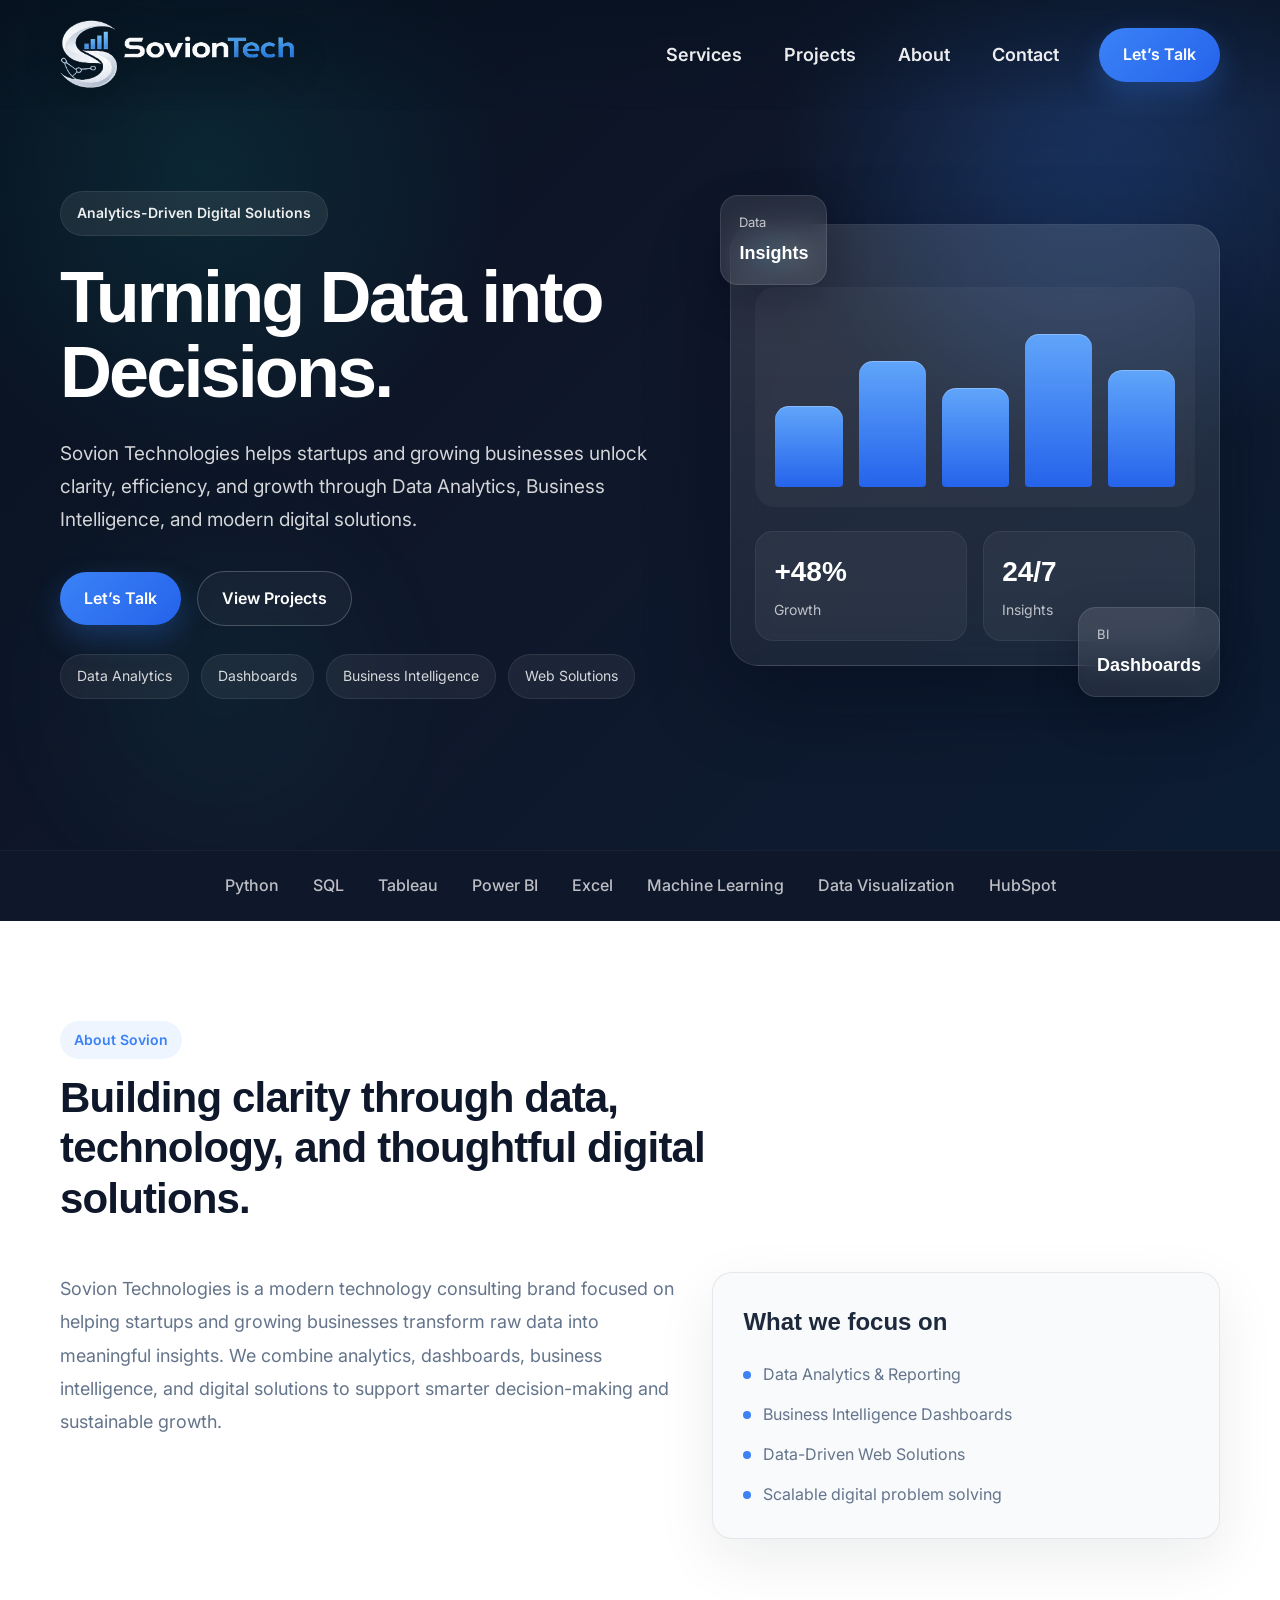
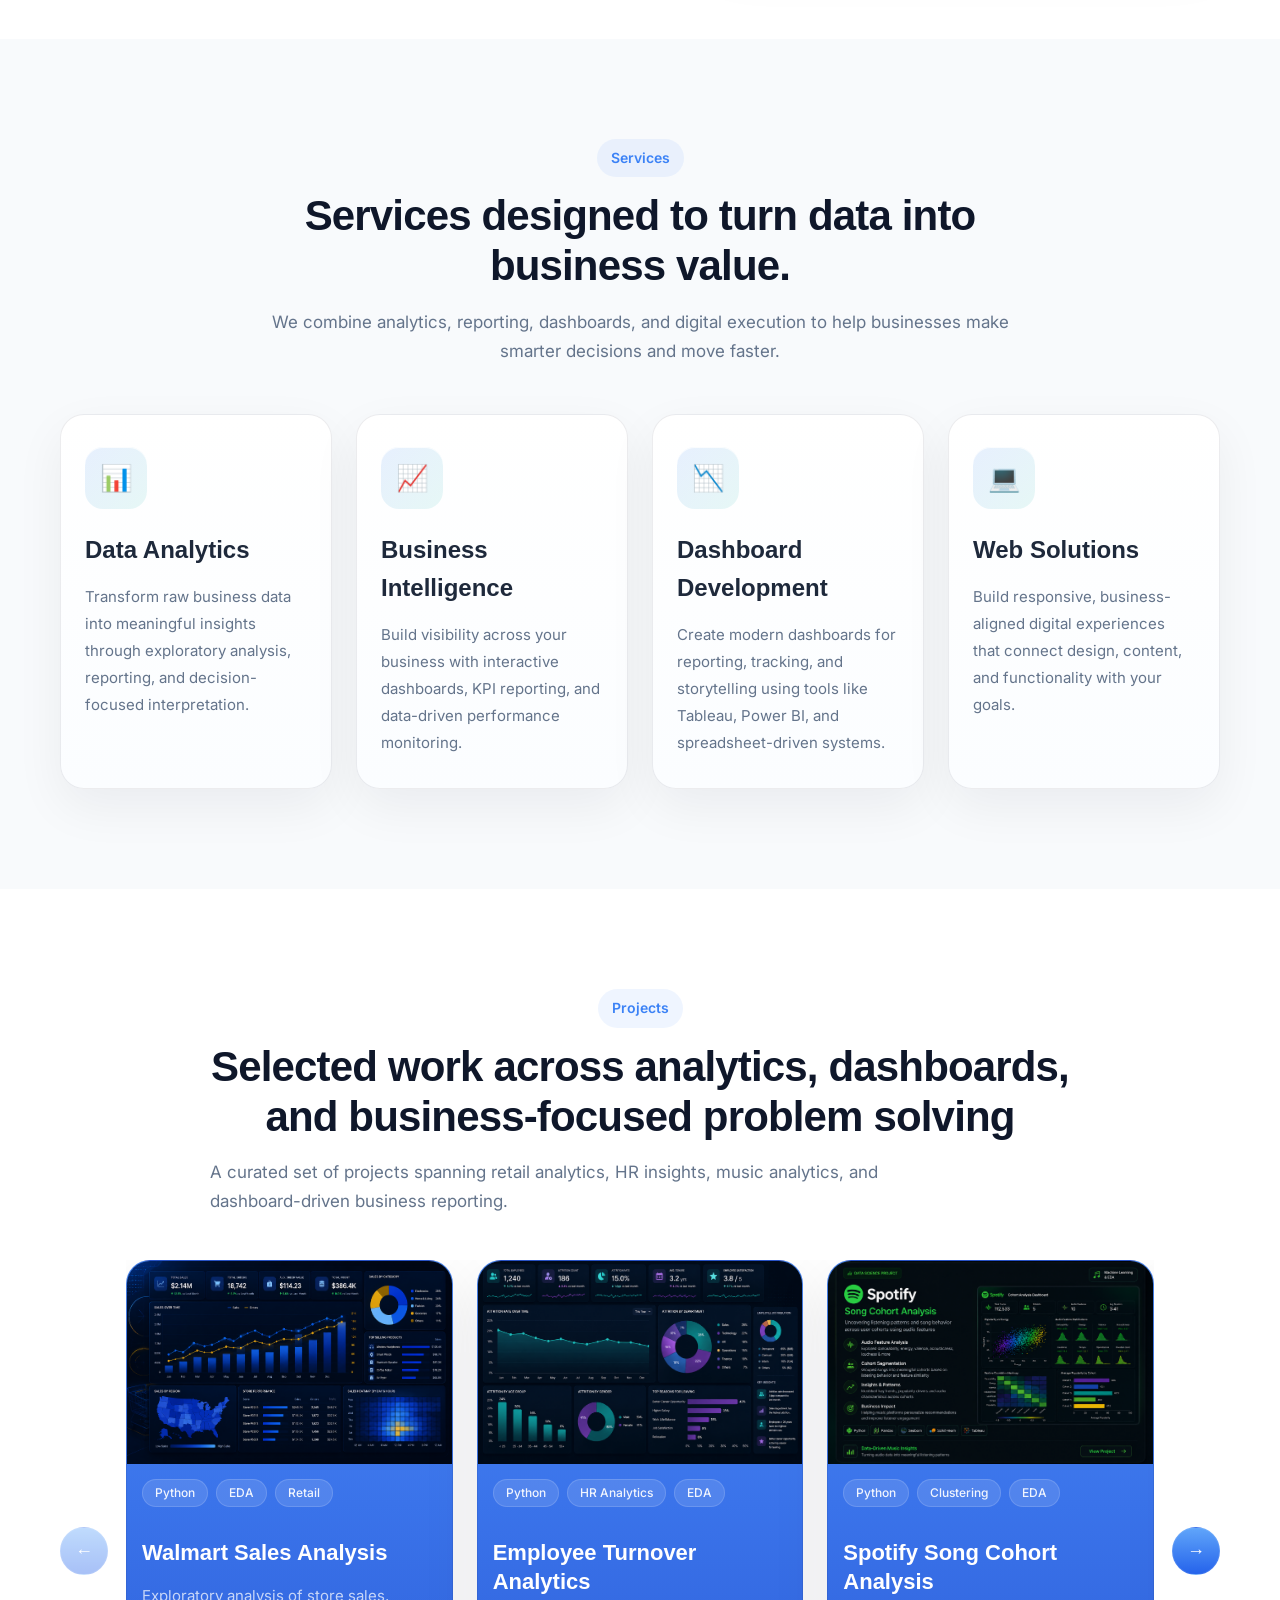
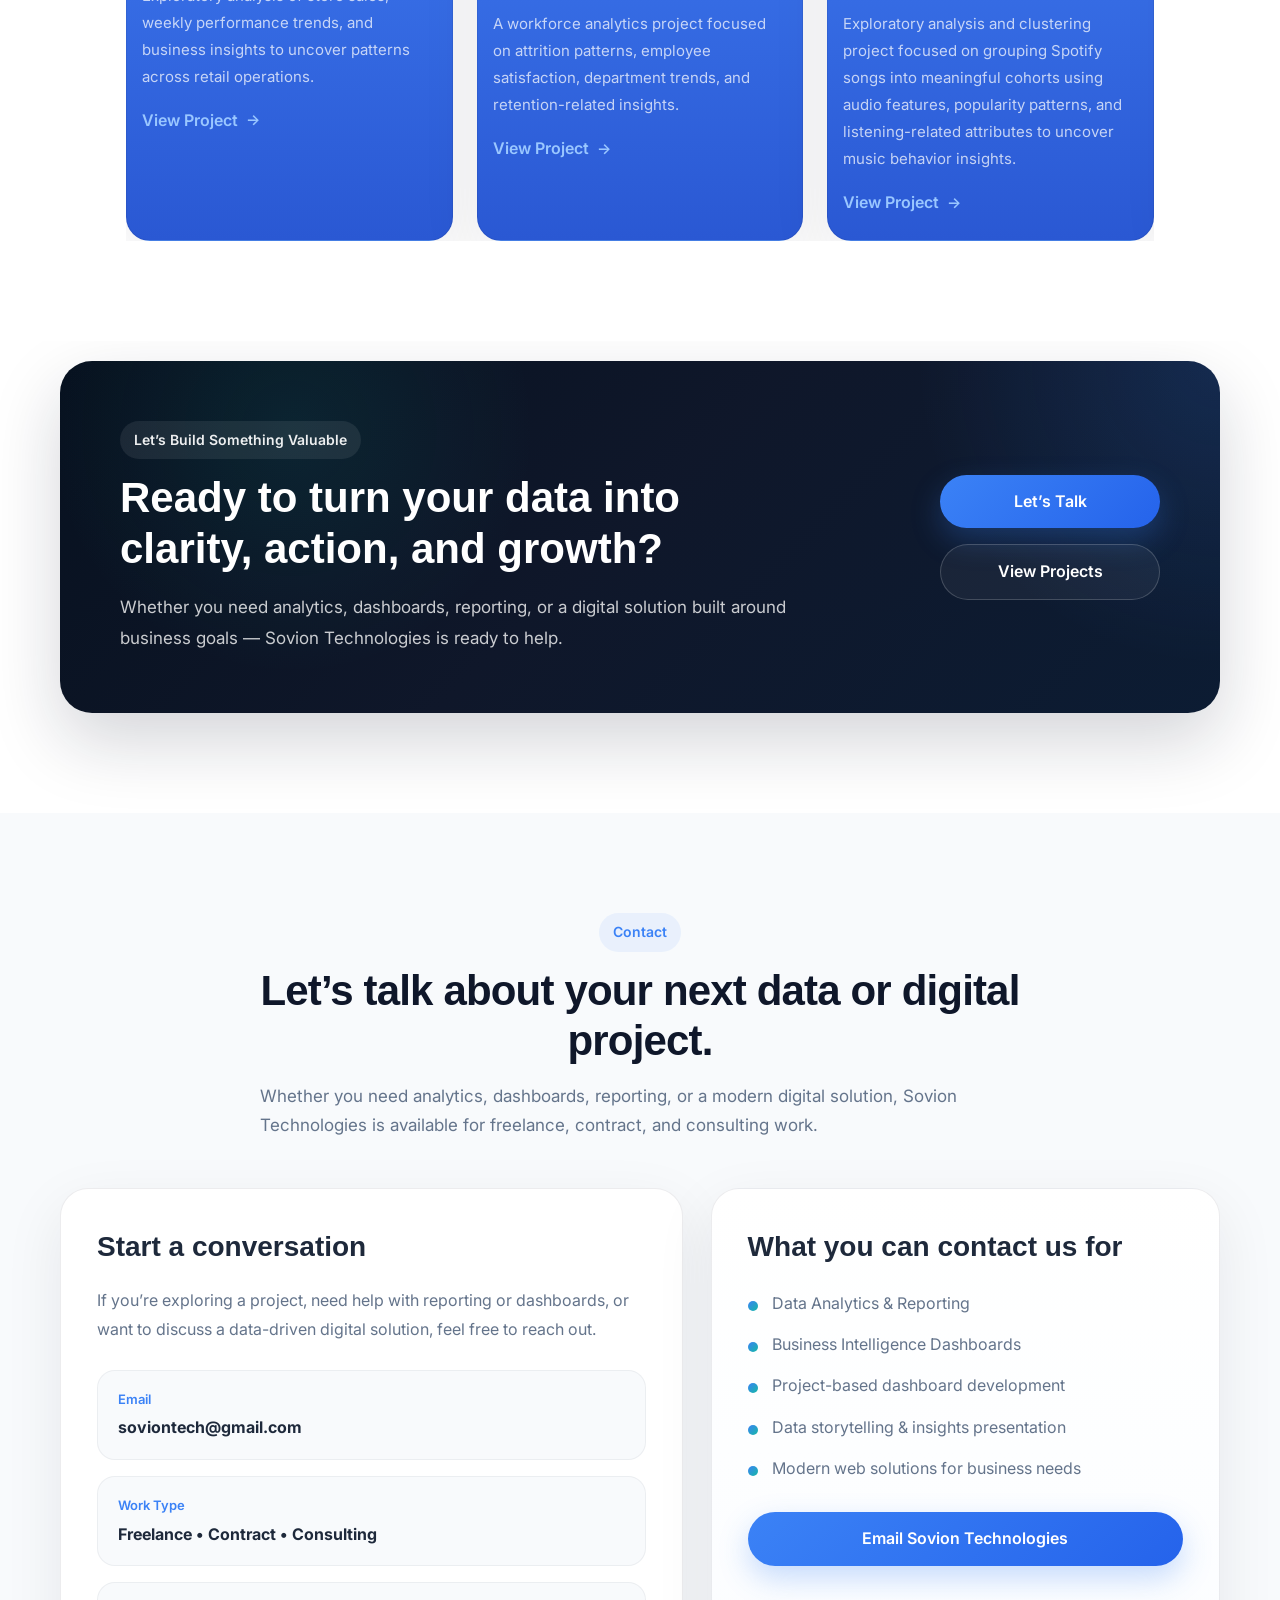
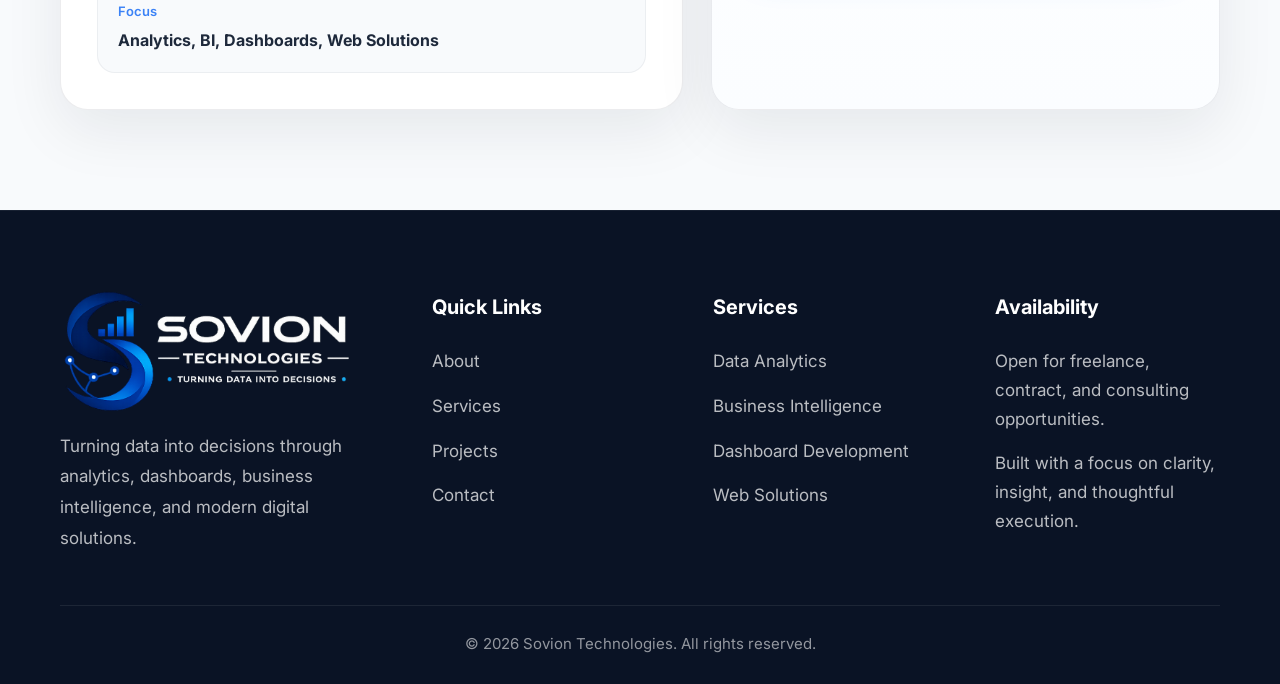
<file: index.html>
<head>
  <meta charset="UTF-8" />
  <meta name="viewport" content="width=device-width, initial-scale=1.0" />

  <title>Sovion Technologies | Data Analytics, Tableau Dashboards & ML Portfolio</title>
  <meta
    name="description"
    content="Sovion Technologies portfolio showcasing data analytics, Tableau dashboards, machine learning projects, and business-focused reporting solutions across retail, HR, Spotify, regional sales, and crime analytics use cases."
  />
  <meta
    name="keywords"
    content="Sovion Technologies, data analytics portfolio, Tableau dashboard portfolio, machine learning projects, business intelligence dashboards, Python analytics projects, HR analytics, retail analytics"
  />
  <meta name="author" content="Sovion Technologies" />
  <meta name="robots" content="index, follow" />

  <!-- Canonical -->
  <link rel="canonical" href="https://www.soviontech.com/" />

  <!-- Favicon -->
  <link rel="icon" type="image/png" href="assets/favicon.ico" />

  <!-- Open Graph -->
  <meta property="og:type" content="website" />
  <meta property="og:title" content="Sovion Technologies | Data Analytics, Tableau Dashboards & ML Portfolio" />
  <meta
    property="og:description"
    content="Explore data analytics, Tableau dashboard, and machine learning portfolio projects by Sovion Technologies."
  />
  <meta property="og:url" content="https://www.soviontech.com/" />
  <meta property="og:image" content="https://www.soviontech.com/assets/images/og-image.png" />

  <!-- Twitter -->
  <meta name="twitter:card" content="summary_large_image" />
  <meta name="twitter:title" content="Sovion Technologies | Data Analytics, Tableau Dashboards & ML Portfolio" />
  <meta
    name="twitter:description"
    content="Explore data analytics, Tableau dashboard, and machine learning portfolio projects by Sovion Technologies."
  />
  <meta name="twitter:image" content="https://www.soviontech.com/assets/images/og-image.png" />

  <!-- Fonts -->
  <link rel="preconnect" href="https://fonts.googleapis.com" />
  <link rel="preconnect" href="https://fonts.gstatic.com" crossorigin />
  <link
    href="https://fonts.googleapis.com/css2?family=Inter:wght@400;500;600;700;800&display=swap"
    rel="stylesheet"
  />

  <!-- Styles -->
  <link rel="stylesheet" href="css/style.css" />
  <meta name="google-site-verification" content="u-scZxZDLAXyU1wizR2HM7UwLN82FJdOo1xa-bKb0JY" />
</head>
<body>

  <div id="header-component"></div>
  <div id="hero-component"></div>
  <div id="tech-strip-component"></div>
  <div id="about-component"></div>
  <div id="services-component"></div>
  <div id="projects-component"></div>
  <div id="cta-component"></div>
  <div id="contact-component"></div>
  <div id="footer-component"></div>

  <script src="js/script.js"></script>
</body>
</html>
</file>
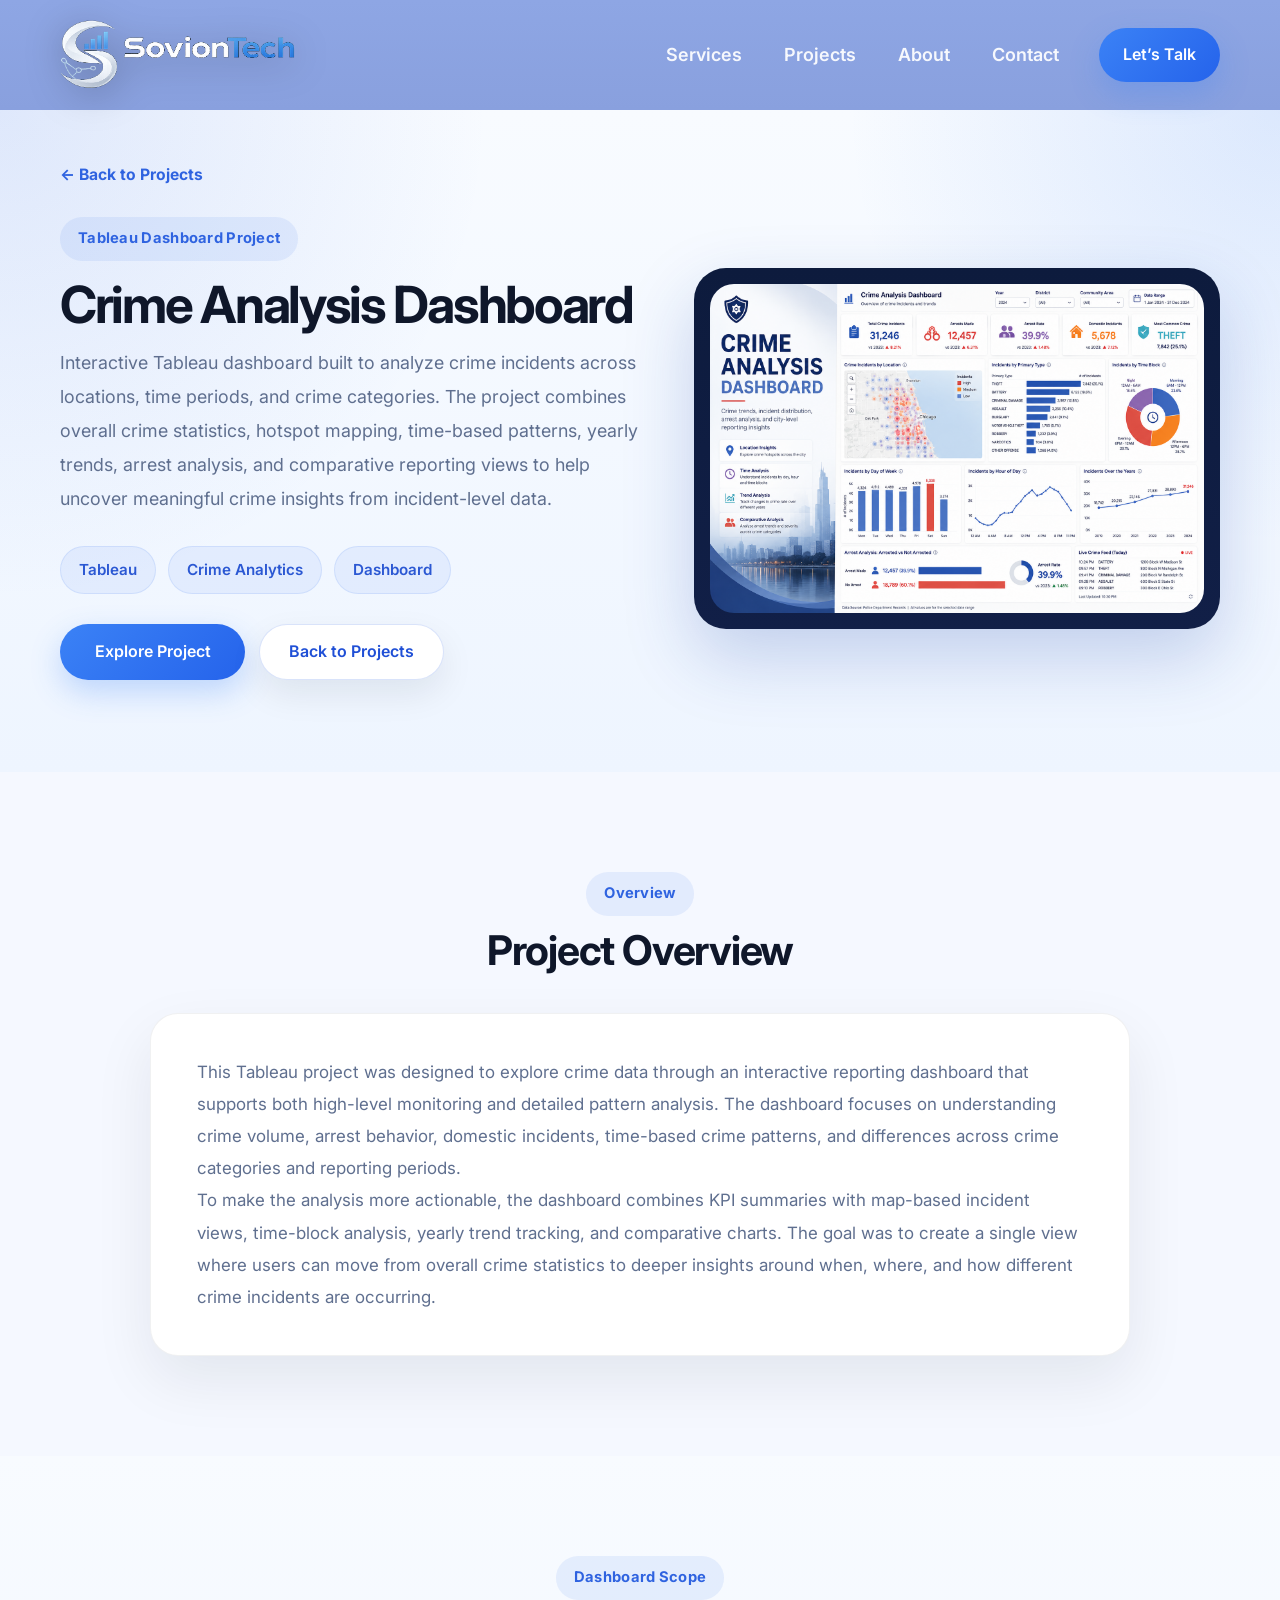
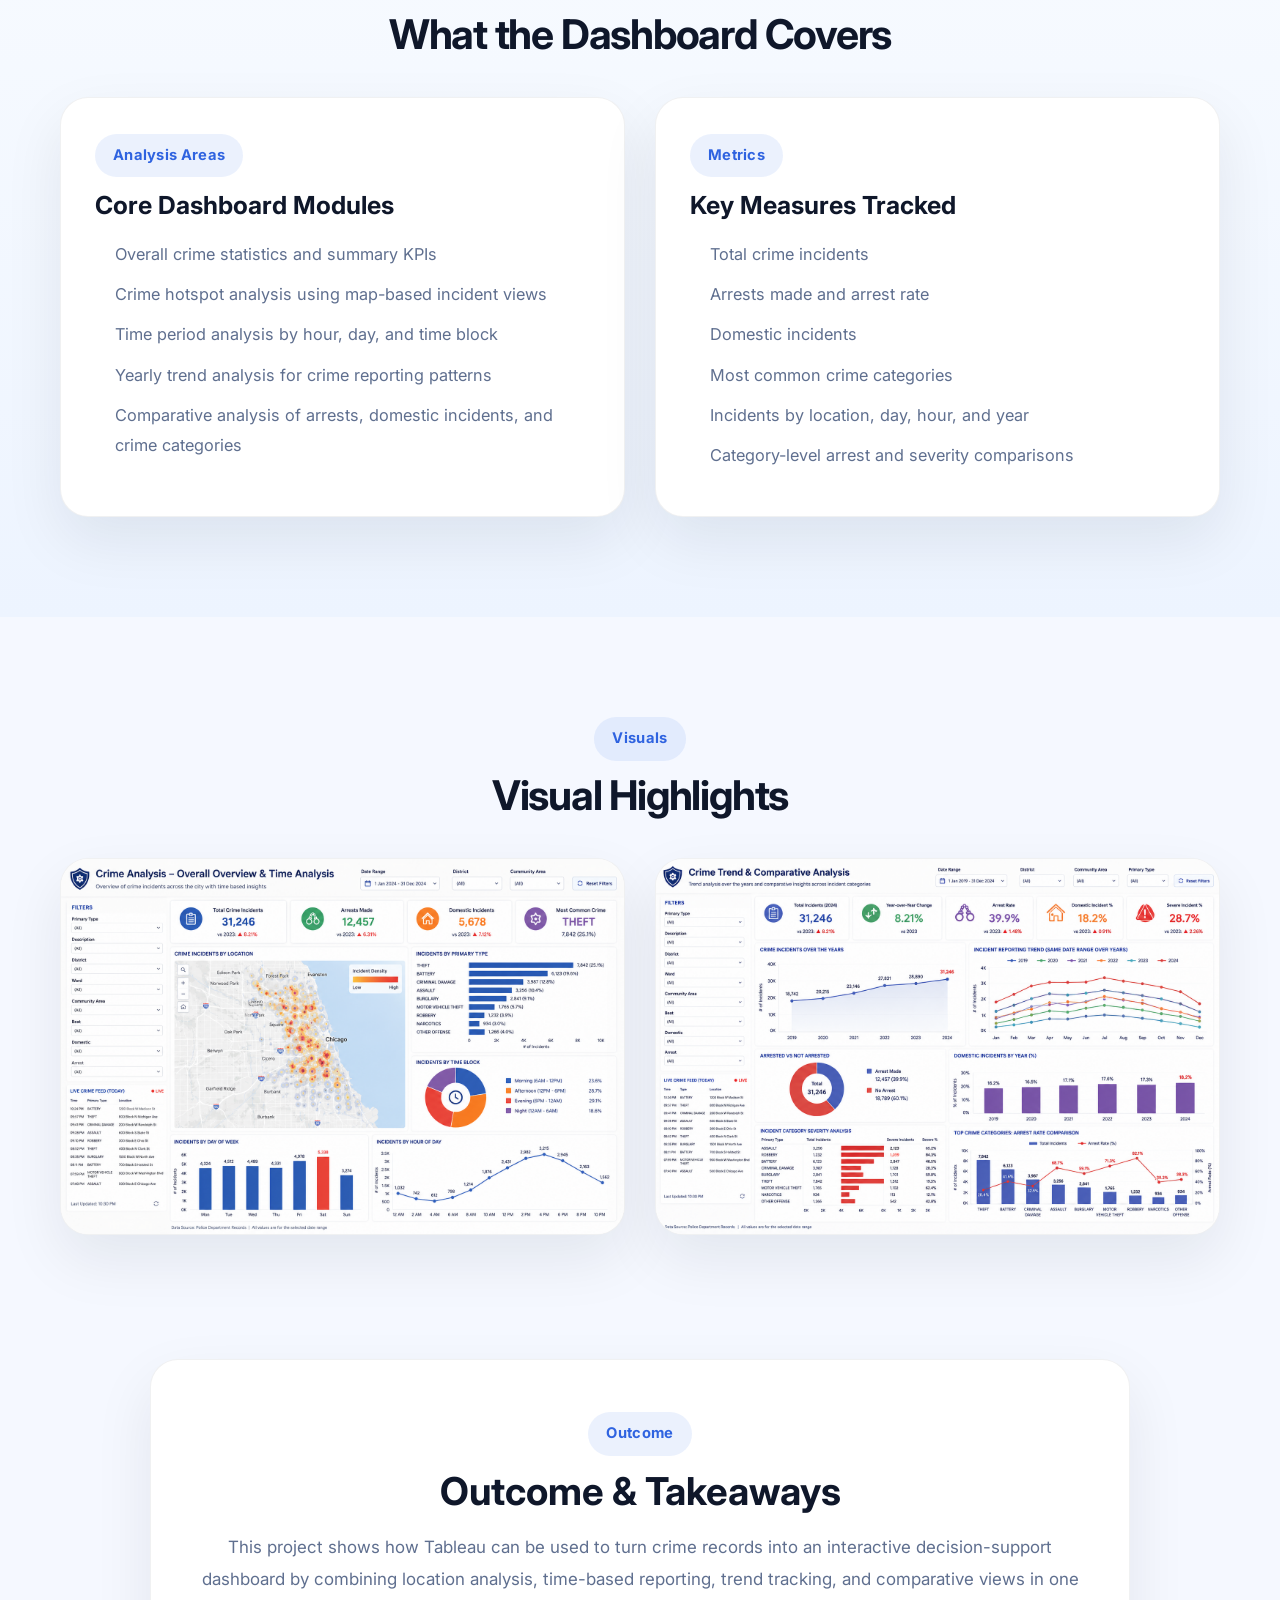
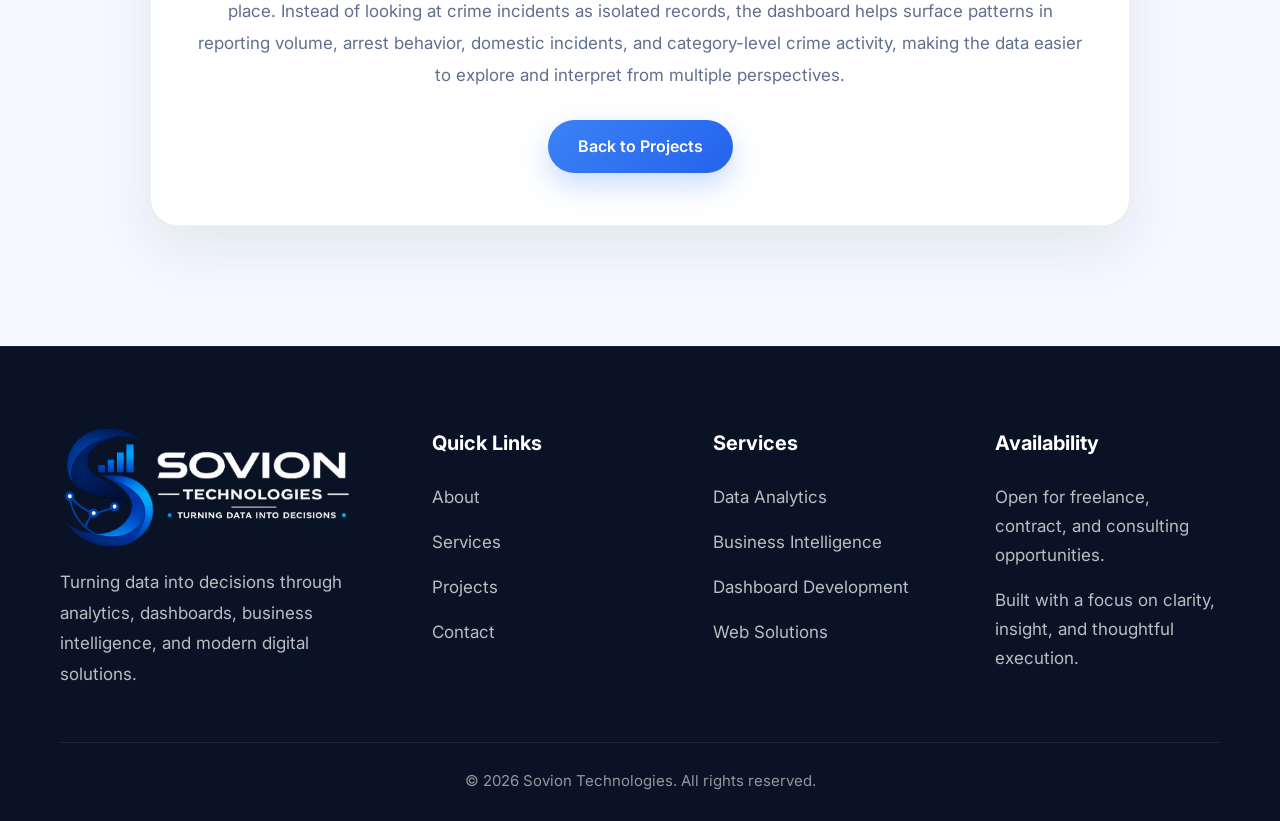
<file: projects/crime-analysis-dashboard.html>
<!DOCTYPE html>
<html lang="en">
<head>
  <meta charset="UTF-8" />
  <meta name="viewport" content="width=device-width, initial-scale=1.0" />
  <title>Crime Analysis Dashboard | Sovion Technologies</title>
  <link rel="icon" type="image/x-icon" href="../assets/favicon.ico" />
<meta
  name="description"
  content="Crime analysis dashboard project built in Tableau to explore crime incidents across locations, time periods, yearly trends, arrests, and comparative crime reporting insights."
/>

<meta property="og:title" content="Crime Analysis Dashboard | Sovion Technologies" />
<meta
  property="og:description"
  content="Tableau crime analytics dashboard focused on hotspot mapping, time-based analysis, yearly trends, and arrest-related reporting insights."
/>

<meta name="twitter:title" content="Crime Analysis Dashboard | Sovion Technologies" />
<meta
  name="twitter:description"
  content="Tableau crime analytics dashboard focused on hotspot mapping, time-based analysis, yearly trends, and arrest-related reporting insights."
/>

  <link rel="preconnect" href="https://fonts.googleapis.com" />
  <link rel="preconnect" href="https://fonts.gstatic.com" crossorigin />
  <link
    href="https://fonts.googleapis.com/css2?family=Inter:wght@400;500;600;700;800&display=swap"
    rel="stylesheet"
  />

  <link rel="stylesheet" href="../css/style.css" />
  <link rel="stylesheet" href="../css/project-detail.css" />
</head>
<body class="project-detail-page">

  <!-- Header -->
  <div id="header-placeholder"></div>

  <main class="project-detail-main">

    <!-- HERO -->
    <section class="project-hero">
      <div class="container">
        <a href="../index.html#projects" class="project-back-link">← Back to Projects</a>

        <div class="project-hero-grid">
          <div class="project-hero-content">
            <span class="section-label">Tableau Dashboard Project</span>

            <h1 class="project-title">Crime Analysis Dashboard</h1>

            <p class="project-summary">
              Interactive Tableau dashboard built to analyze crime incidents across locations, time periods,
              and crime categories. The project combines overall crime statistics, hotspot mapping, time-based
              patterns, yearly trends, arrest analysis, and comparative reporting views to help uncover meaningful
              crime insights from incident-level data.
            </p>

            <div class="project-meta-tags">
              <span class="project-meta-tag">Tableau</span>
              <span class="project-meta-tag">Crime Analytics</span>
              <span class="project-meta-tag">Dashboard</span>
            </div>

            <div class="project-hero-actions">
              <a href="#overview" class="btn btn-primary">Explore Project</a>
              <a href="../index.html#projects" class="btn btn-secondary">Back to Projects</a>
            </div>
          </div>

          <div class="project-hero-visual">
            <div class="project-cover-card">
              <img
                src="../assets/images/projects/crime-analysis-cover.png"
                alt="Crime Analysis Dashboard project cover"
              />
            </div>
          </div>
        </div>
      </div>
    </section>

    <!-- OVERVIEW -->
    <section class="project-detail-section" id="overview">
      <div class="container">
        <div class="project-section-head">
          <span class="section-label">Overview</span>
          <h2>Project Overview</h2>
        </div>

        <div class="project-content-card">
          <p>
            This Tableau project was designed to explore crime data through an interactive reporting dashboard
            that supports both high-level monitoring and detailed pattern analysis. The dashboard focuses on
            understanding crime volume, arrest behavior, domestic incidents, time-based crime patterns, and
            differences across crime categories and reporting periods.
          </p>

          <p>
            To make the analysis more actionable, the dashboard combines KPI summaries with map-based incident
            views, time-block analysis, yearly trend tracking, and comparative charts. The goal was to create
            a single view where users can move from overall crime statistics to deeper insights around when,
            where, and how different crime incidents are occurring.
          </p>
        </div>
      </div>
    </section>

    <!-- DASHBOARD SCOPE -->
    <section class="project-detail-section project-detail-alt">
      <div class="container">
        <div class="project-section-head">
          <span class="section-label">Dashboard Scope</span>
          <h2>What the Dashboard Covers</h2>
        </div>

        <div class="project-two-col">
          <div class="project-info-card">
            <span class="section-label">Analysis Areas</span>
            <h3>Core Dashboard Modules</h3>
            <ul class="project-bullet-list compact">
              <li>Overall crime statistics and summary KPIs</li>
              <li>Crime hotspot analysis using map-based incident views</li>
              <li>Time period analysis by hour, day, and time block</li>
              <li>Yearly trend analysis for crime reporting patterns</li>
              <li>Comparative analysis of arrests, domestic incidents, and crime categories</li>
            </ul>
          </div>

          <div class="project-info-card">
            <span class="section-label">Metrics</span>
            <h3>Key Measures Tracked</h3>
            <ul class="project-bullet-list compact">
              <li>Total crime incidents</li>
              <li>Arrests made and arrest rate</li>
              <li>Domestic incidents</li>
              <li>Most common crime categories</li>
              <li>Incidents by location, day, hour, and year</li>
              <li>Category-level arrest and severity comparisons</li>
            </ul>
          </div>
        </div>
      </div>
    </section>

    <!-- VISUAL HIGHLIGHTS -->
    <section class="project-detail-section">
      <div class="container">
        <div class="project-section-head">
          <span class="section-label">Visuals</span>
          <h2>Visual Highlights</h2>
        </div>

        <div class="project-visual-grid">
          <div class="project-visual-card">
            <img
              src="../assets/images/projects/crime-analysis-overview.png"
              alt="Crime analysis overall overview and time analysis dashboard"
            />
          </div>

          <div class="project-visual-card">
            <img
              src="../assets/images/projects/crime-analysis-trends.png"
              alt="Crime analysis trend and comparative dashboard"
            />
          </div>
        </div>
      </div>
    </section>

    <!-- TAKEAWAYS -->
    <section class="project-detail-section project-detail-cta">
      <div class="container">
        <div class="project-closing-card">
          <span class="section-label">Outcome</span>
          <h2>Outcome & Takeaways</h2>
          <p>
            This project shows how Tableau can be used to turn crime records into an interactive decision-support
            dashboard by combining location analysis, time-based reporting, trend tracking, and comparative views
            in one place. Instead of looking at crime incidents as isolated records, the dashboard helps surface
            patterns in reporting volume, arrest behavior, domestic incidents, and category-level crime activity,
            making the data easier to explore and interpret from multiple perspectives.
          </p>

          <div class="project-hero-actions">
            <a href="../index.html#projects" class="btn btn-primary">Back to Projects</a>
          </div>
        </div>
      </div>
    </section>

  </main>

  <!-- Footer -->
  <div id="footer-placeholder"></div>

  <script src="../js/script.js"></script>
</body>
</html>
</file>
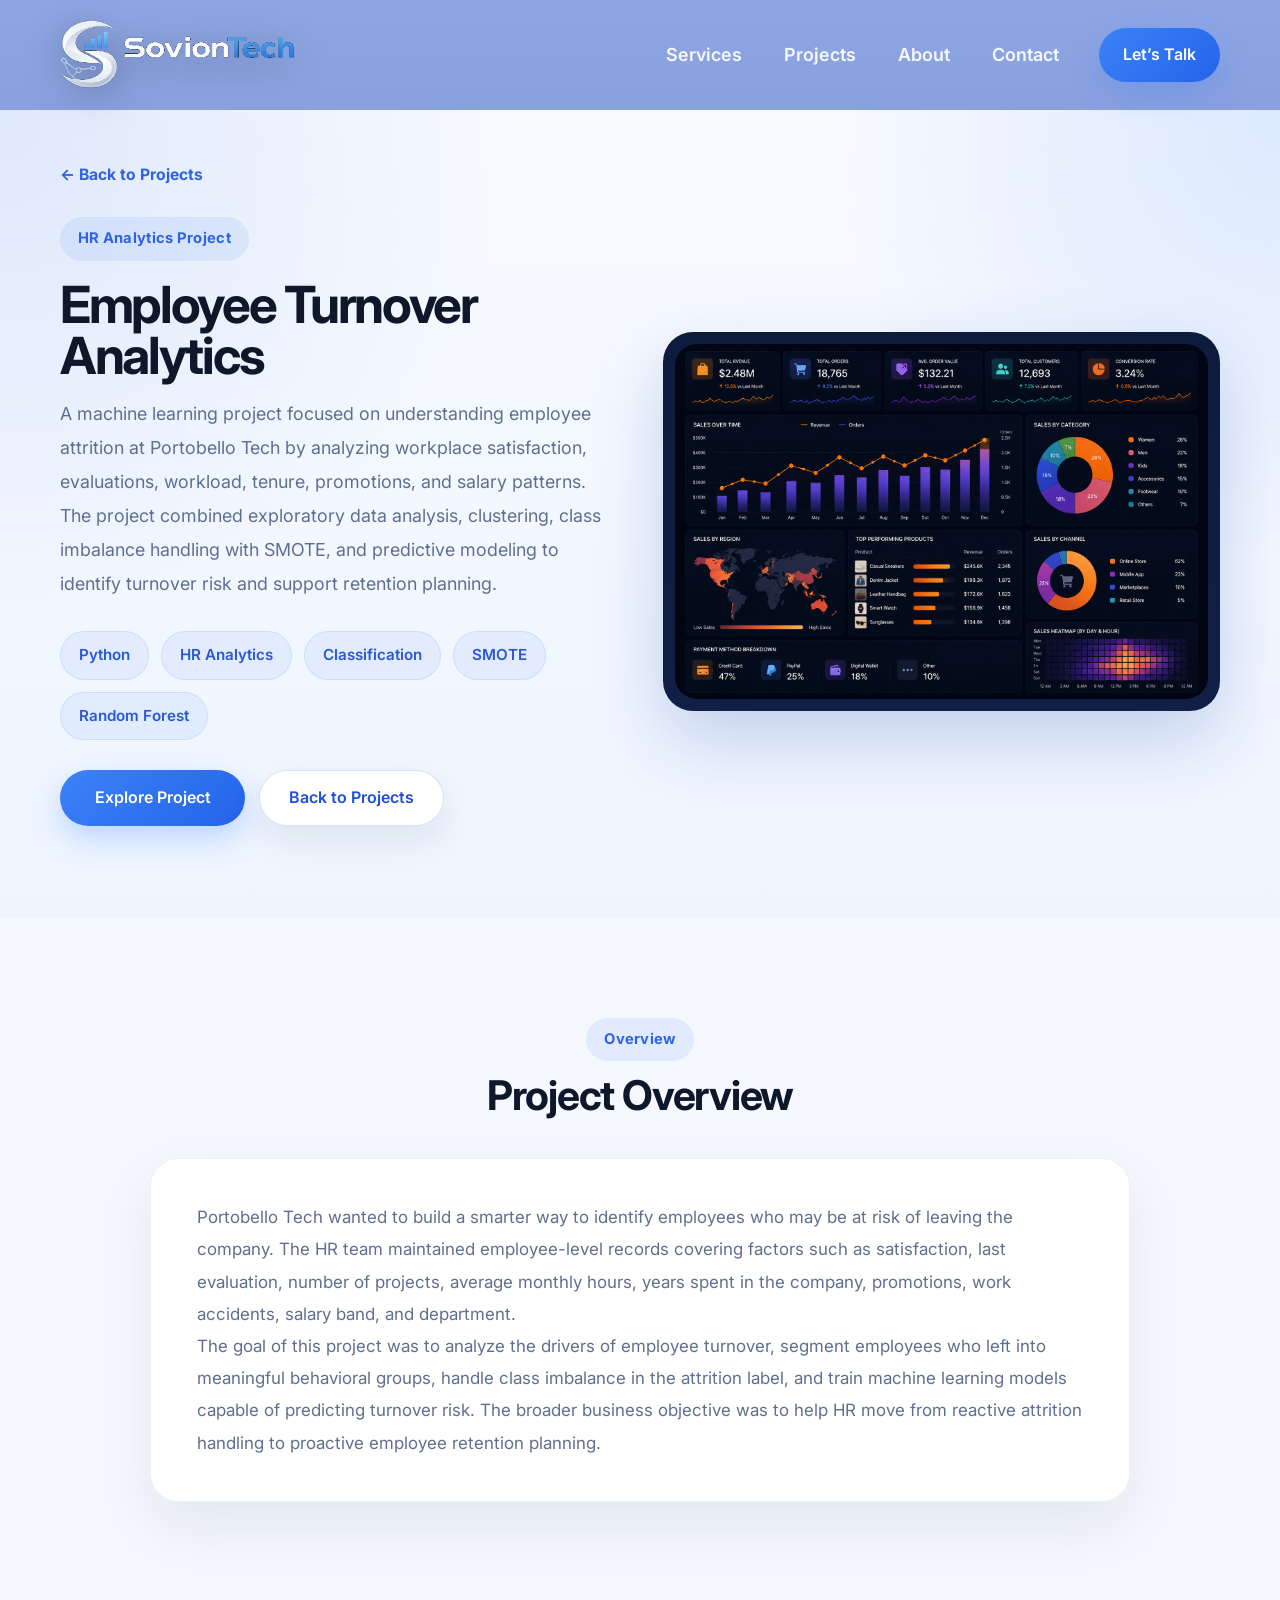
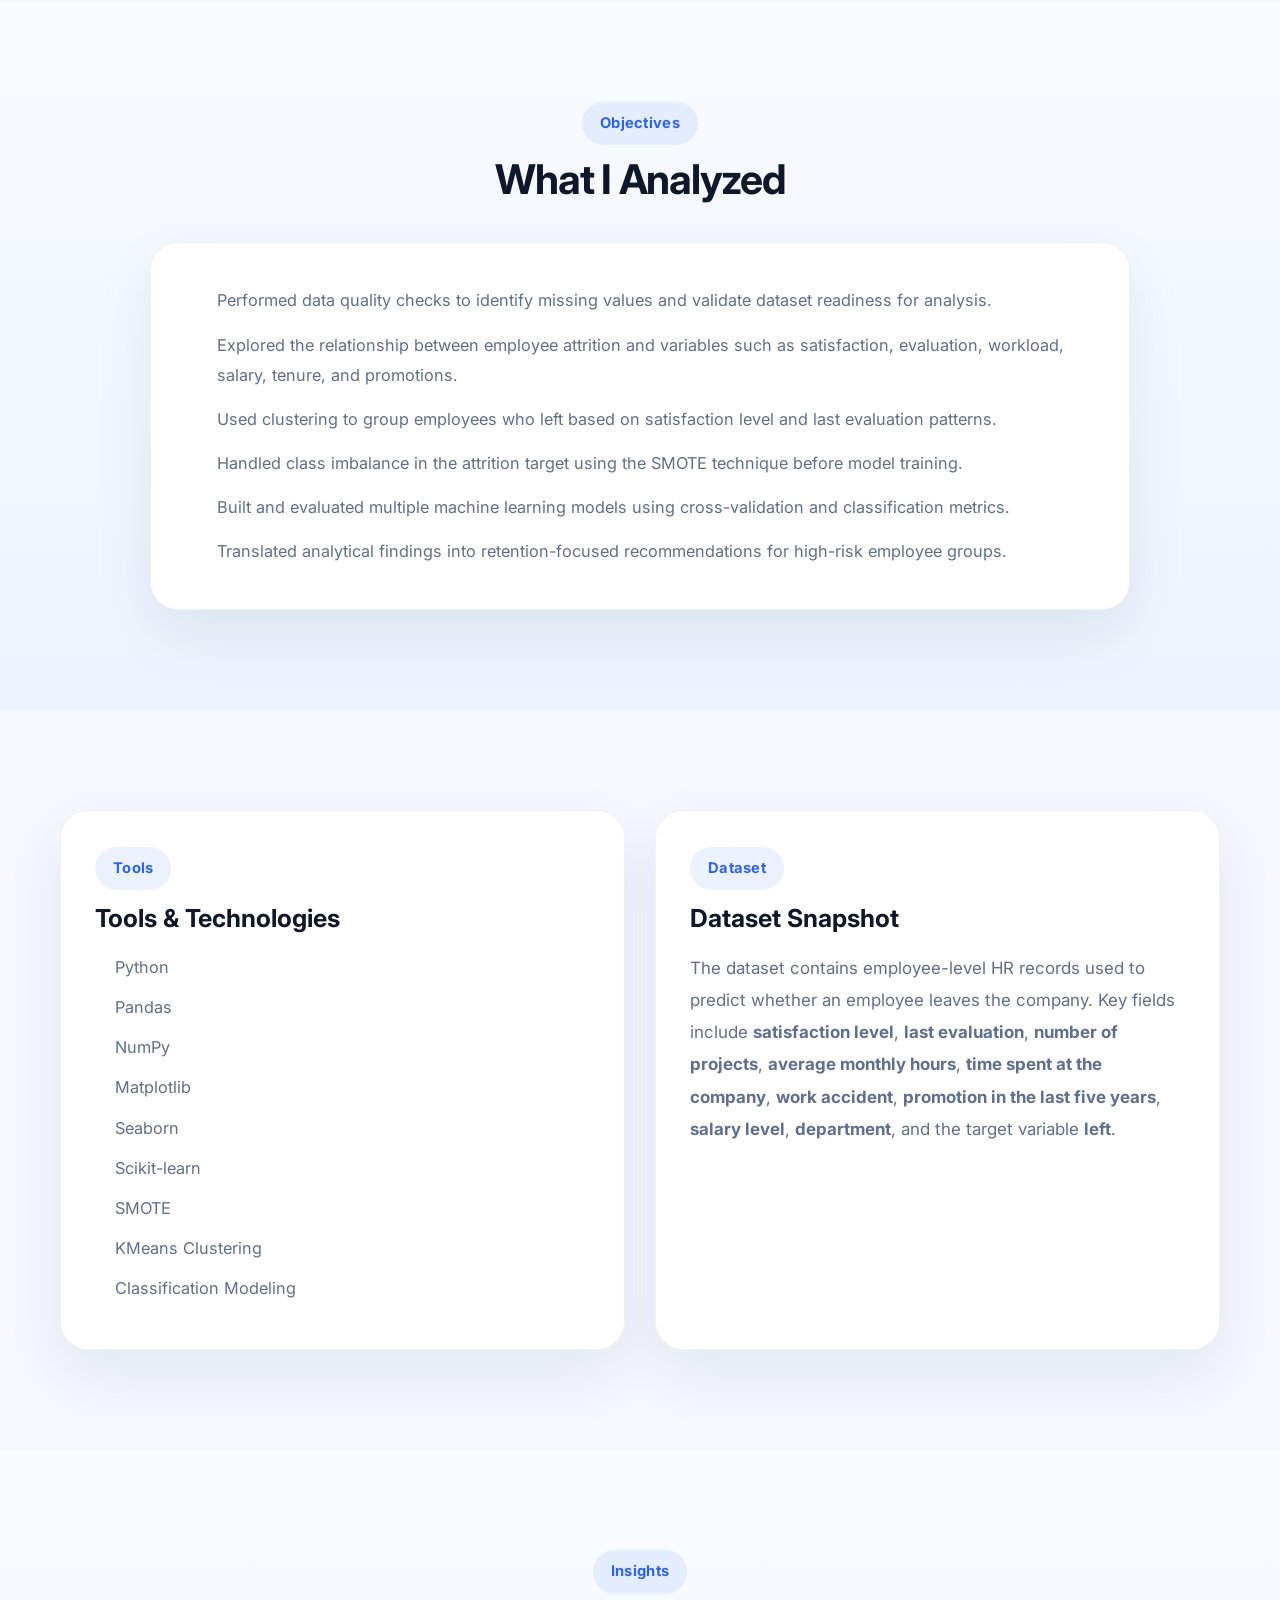
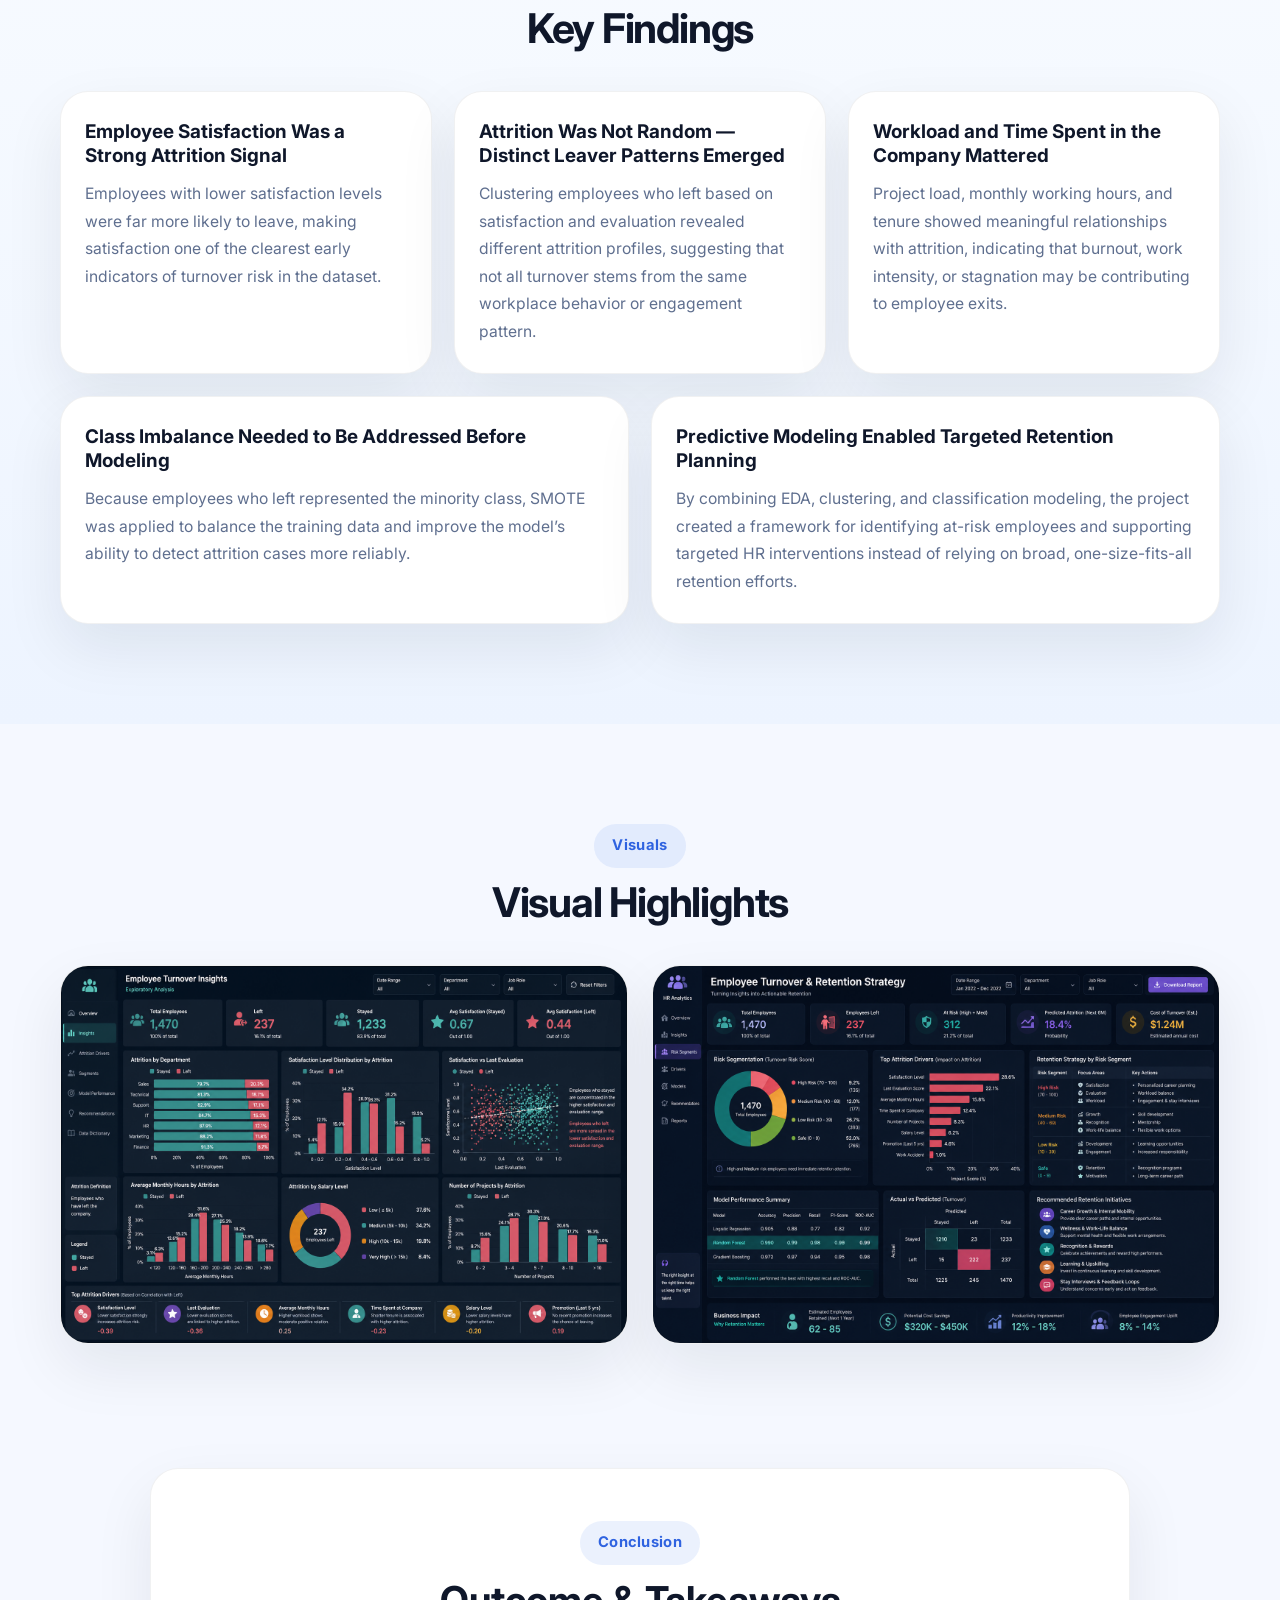
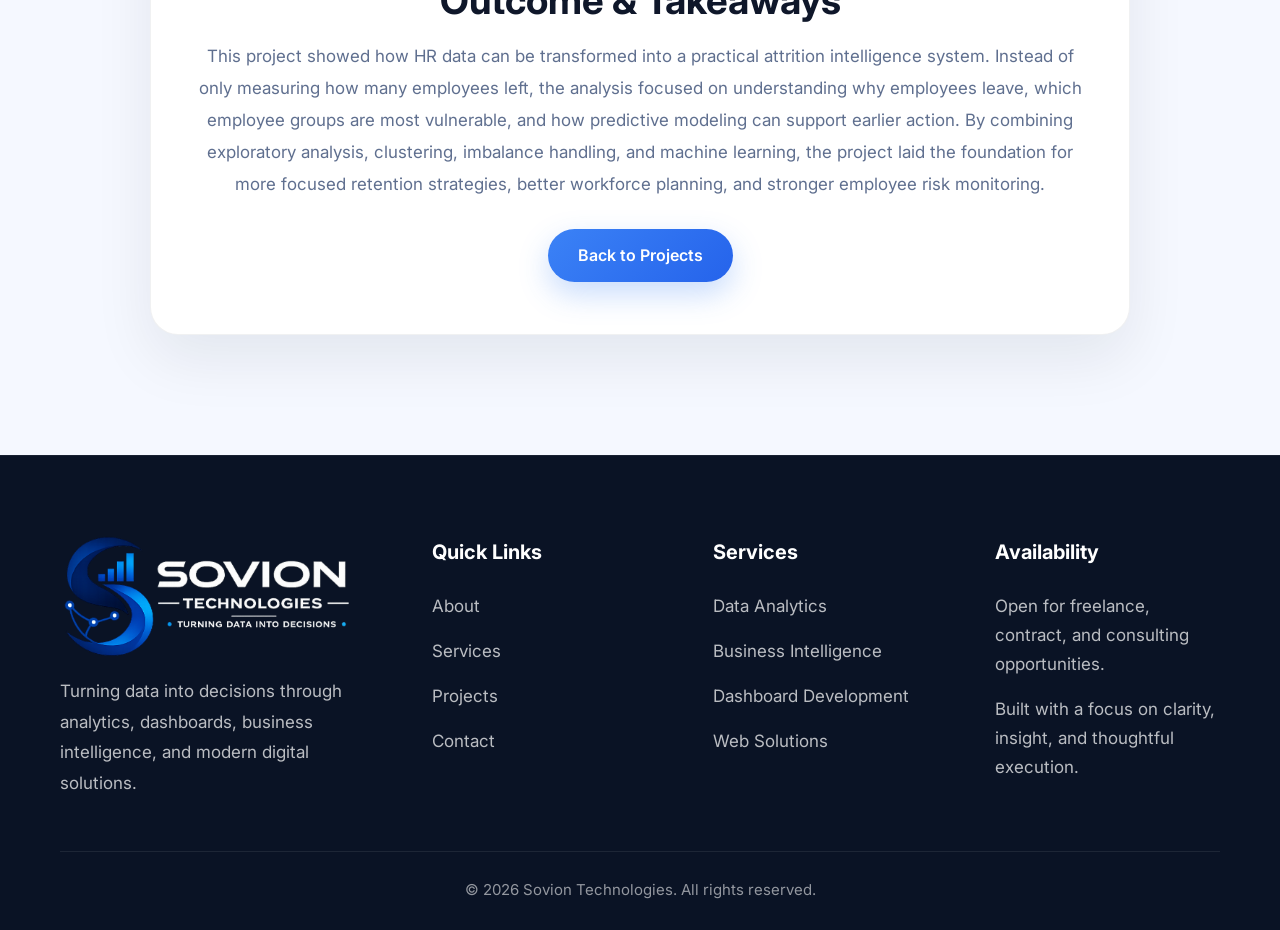
<file: projects/employee-turnover.html>
<!DOCTYPE html>
<html lang="en">
<head>
  <meta charset="UTF-8" />
  <meta name="viewport" content="width=device-width, initial-scale=1.0" />
  <title>Employee Turnover Analytics | Sovion Technologies</title>
  <link rel="icon" type="image/x-icon" href="../assets/favicon.ico" />
  <meta
  name="description"
  content="Employee turnover analytics project focused on attrition analysis, clustering, model evaluation, and retention insights using HR data, machine learning, and predictive analytics."
/>

<meta property="og:title" content="Employee Turnover Analytics | Sovion Technologies" />
<meta
  property="og:description"
  content="HR analytics project exploring employee attrition drivers, clustering, predictive modeling, and retention-focused insights."
/>

<meta name="twitter:title" content="Employee Turnover Analytics | Sovion Technologies" />
<meta
  name="twitter:description"
  content="HR analytics project exploring employee attrition drivers, clustering, predictive modeling, and retention-focused insights."
/>

  <link rel="preconnect" href="https://fonts.googleapis.com" />
  <link rel="preconnect" href="https://fonts.gstatic.com" crossorigin />
  <link
    href="https://fonts.googleapis.com/css2?family=Inter:wght@400;500;600;700;800&display=swap"
    rel="stylesheet"
  />

  <link rel="stylesheet" href="../css/style.css" />
  <link rel="stylesheet" href="../css/project-detail.css" />
</head>
<body class="project-detail-page project-turnover-page">

  <!-- Header -->
  <div id="header-placeholder"></div>

  <main class="project-detail-main">
    <!-- Project Hero -->
    <section class="project-hero">
      <div class="container">
        <a href="../index.html#projects" class="project-back-link">← Back to Projects</a>

        <div class="project-hero-grid">
          <div class="project-hero-content">
            <span class="section-label">HR Analytics Project</span>

            <h1 class="project-title">Employee Turnover Analytics</h1>

            <p class="project-summary">
              A machine learning project focused on understanding employee attrition at Portobello Tech by
              analyzing workplace satisfaction, evaluations, workload, tenure, promotions, and salary patterns.
              The project combined exploratory data analysis, clustering, class imbalance handling with SMOTE,
              and predictive modeling to identify turnover risk and support retention planning.
            </p>

            <div class="project-meta-tags">
              <span class="project-meta-tag">Python</span>
              <span class="project-meta-tag">HR Analytics</span>
              <span class="project-meta-tag">Classification</span>
              <span class="project-meta-tag">SMOTE</span>
              <span class="project-meta-tag">Random Forest</span>
            </div>

            <div class="project-hero-actions">
              <a href="#overview" class="btn btn-primary">Explore Project</a>
              <a href="../index.html#projects" class="btn btn-secondary">Back to Projects</a>
            </div>
          </div>

          <div class="project-hero-visual">
            <div class="project-cover-card">
              <img
                src="../assets/images/projects/australian_retail.png"
                alt="Employee Turnover Analytics dashboard cover"
              />
            </div>
          </div>
        </div>
      </div>
    </section>

    <!-- Overview -->
    <section class="project-detail-section" id="overview">
      <div class="container">
        <div class="project-section-head">
          <span class="section-label">Overview</span>
          <h2>Project Overview</h2>
        </div>

        <div class="project-content-card">
          <p>
            Portobello Tech wanted to build a smarter way to identify employees who may be at risk of leaving
            the company. The HR team maintained employee-level records covering factors such as satisfaction,
            last evaluation, number of projects, average monthly hours, years spent in the company, promotions,
            work accidents, salary band, and department.
          </p>

          <p>
            The goal of this project was to analyze the drivers of employee turnover, segment employees who left
            into meaningful behavioral groups, handle class imbalance in the attrition label, and train machine
            learning models capable of predicting turnover risk. The broader business objective was to help HR
            move from reactive attrition handling to proactive employee retention planning.
          </p>
        </div>
      </div>
    </section>

    <!-- Objectives -->
    <section class="project-detail-section project-detail-alt">
      <div class="container">
        <div class="project-section-head">
          <span class="section-label">Objectives</span>
          <h2>What I Analyzed</h2>
        </div>

        <div class="project-content-card">
          <ul class="project-bullet-list">
            <li>Performed data quality checks to identify missing values and validate dataset readiness for analysis.</li>
            <li>Explored the relationship between employee attrition and variables such as satisfaction, evaluation, workload, salary, tenure, and promotions.</li>
            <li>Used clustering to group employees who left based on satisfaction level and last evaluation patterns.</li>
            <li>Handled class imbalance in the attrition target using the SMOTE technique before model training.</li>
            <li>Built and evaluated multiple machine learning models using cross-validation and classification metrics.</li>
            <li>Translated analytical findings into retention-focused recommendations for high-risk employee groups.</li>
          </ul>
        </div>
      </div>
    </section>

    <!-- Tools + Dataset -->
    <section class="project-detail-section">
      <div class="container">
        <div class="project-two-col">
          <div class="project-info-card">
            <span class="section-label">Tools</span>
            <h3>Tools & Technologies</h3>
            <ul class="project-bullet-list compact">
              <li>Python</li>
              <li>Pandas</li>
              <li>NumPy</li>
              <li>Matplotlib</li>
              <li>Seaborn</li>
              <li>Scikit-learn</li>
              <li>SMOTE</li>
              <li>KMeans Clustering</li>
              <li>Classification Modeling</li>
            </ul>
          </div>

          <div class="project-info-card">
            <span class="section-label">Dataset</span>
            <h3>Dataset Snapshot</h3>
            <p>
              The dataset contains employee-level HR records used to predict whether an employee leaves the company.
              Key fields include <strong>satisfaction level</strong>, <strong>last evaluation</strong>,
              <strong>number of projects</strong>, <strong>average monthly hours</strong>,
              <strong>time spent at the company</strong>, <strong>work accident</strong>,
              <strong>promotion in the last five years</strong>, <strong>salary level</strong>,
              <strong>department</strong>, and the target variable <strong>left</strong>.
            </p>
          </div>
        </div>
      </div>
    </section>

    <!-- Insights -->
    <section class="project-detail-section project-detail-alt">
      <div class="container">
        <div class="project-section-head">
          <span class="section-label">Insights</span>
          <h2>Key Findings</h2>
        </div>

        <div class="project-insights-grid">
          <div class="insight-card">
            <h3>Employee Satisfaction Was a Strong Attrition Signal</h3>
            <p>
              Employees with lower satisfaction levels were far more likely to leave, making satisfaction one of
              the clearest early indicators of turnover risk in the dataset.
            </p>
          </div>

          <div class="insight-card">
            <h3>Attrition Was Not Random — Distinct Leaver Patterns Emerged</h3>
            <p>
              Clustering employees who left based on satisfaction and evaluation revealed different attrition
              profiles, suggesting that not all turnover stems from the same workplace behavior or engagement pattern.
            </p>
          </div>

          <div class="insight-card">
            <h3>Workload and Time Spent in the Company Mattered</h3>
            <p>
              Project load, monthly working hours, and tenure showed meaningful relationships with attrition,
              indicating that burnout, work intensity, or stagnation may be contributing to employee exits.
            </p>
          </div>

          <div class="insight-card">
            <h3>Class Imbalance Needed to Be Addressed Before Modeling</h3>
            <p>
              Because employees who left represented the minority class, SMOTE was applied to balance the training
              data and improve the model’s ability to detect attrition cases more reliably.
            </p>
          </div>

          <div class="insight-card">
            <h3>Predictive Modeling Enabled Targeted Retention Planning</h3>
            <p>
              By combining EDA, clustering, and classification modeling, the project created a framework for
              identifying at-risk employees and supporting targeted HR interventions instead of relying on broad,
              one-size-fits-all retention efforts.
            </p>
          </div>
        </div>
      </div>
    </section>

    <!-- Visual Highlights -->
    <section class="project-detail-section">
      <div class="container">
        <div class="project-section-head">
          <span class="section-label">Visuals</span>
          <h2>Visual Highlights</h2>
        </div>

        <div class="project-visual-grid">
          <div class="project-visual-card">
            <img
              src="../assets/images/projects/employee_turnover_insights.png"
              alt="Employee attrition insights dashboard"
            />
          </div>

          <div class="project-visual-card">
            <img
              src="../assets/images/projects/employee_turnover_keyfindings.png"
              alt="Employee turnover retention strategy summary"
            />
          </div>
        </div>
      </div>
    </section>

    <!-- Conclusion -->
    <section class="project-detail-section project-detail-cta">
      <div class="container">
        <div class="project-closing-card">
          <span class="section-label">Conclusion</span>
          <h2>Outcome & Takeaways</h2>
          <p>
            This project showed how HR data can be transformed into a practical attrition intelligence system.
            Instead of only measuring how many employees left, the analysis focused on understanding why employees
            leave, which employee groups are most vulnerable, and how predictive modeling can support earlier action.
            By combining exploratory analysis, clustering, imbalance handling, and machine learning, the project laid
            the foundation for more focused retention strategies, better workforce planning, and stronger employee
            risk monitoring.
          </p>

          <div class="project-hero-actions">
            <a href="../index.html#projects" class="btn btn-primary">Back to Projects</a>
          </div>
        </div>
      </div>
    </section>
  </main>

  <!-- Footer -->
  <div id="footer-placeholder"></div>

  <script src="../js/script.js"></script>
</body>
</html>
</file>
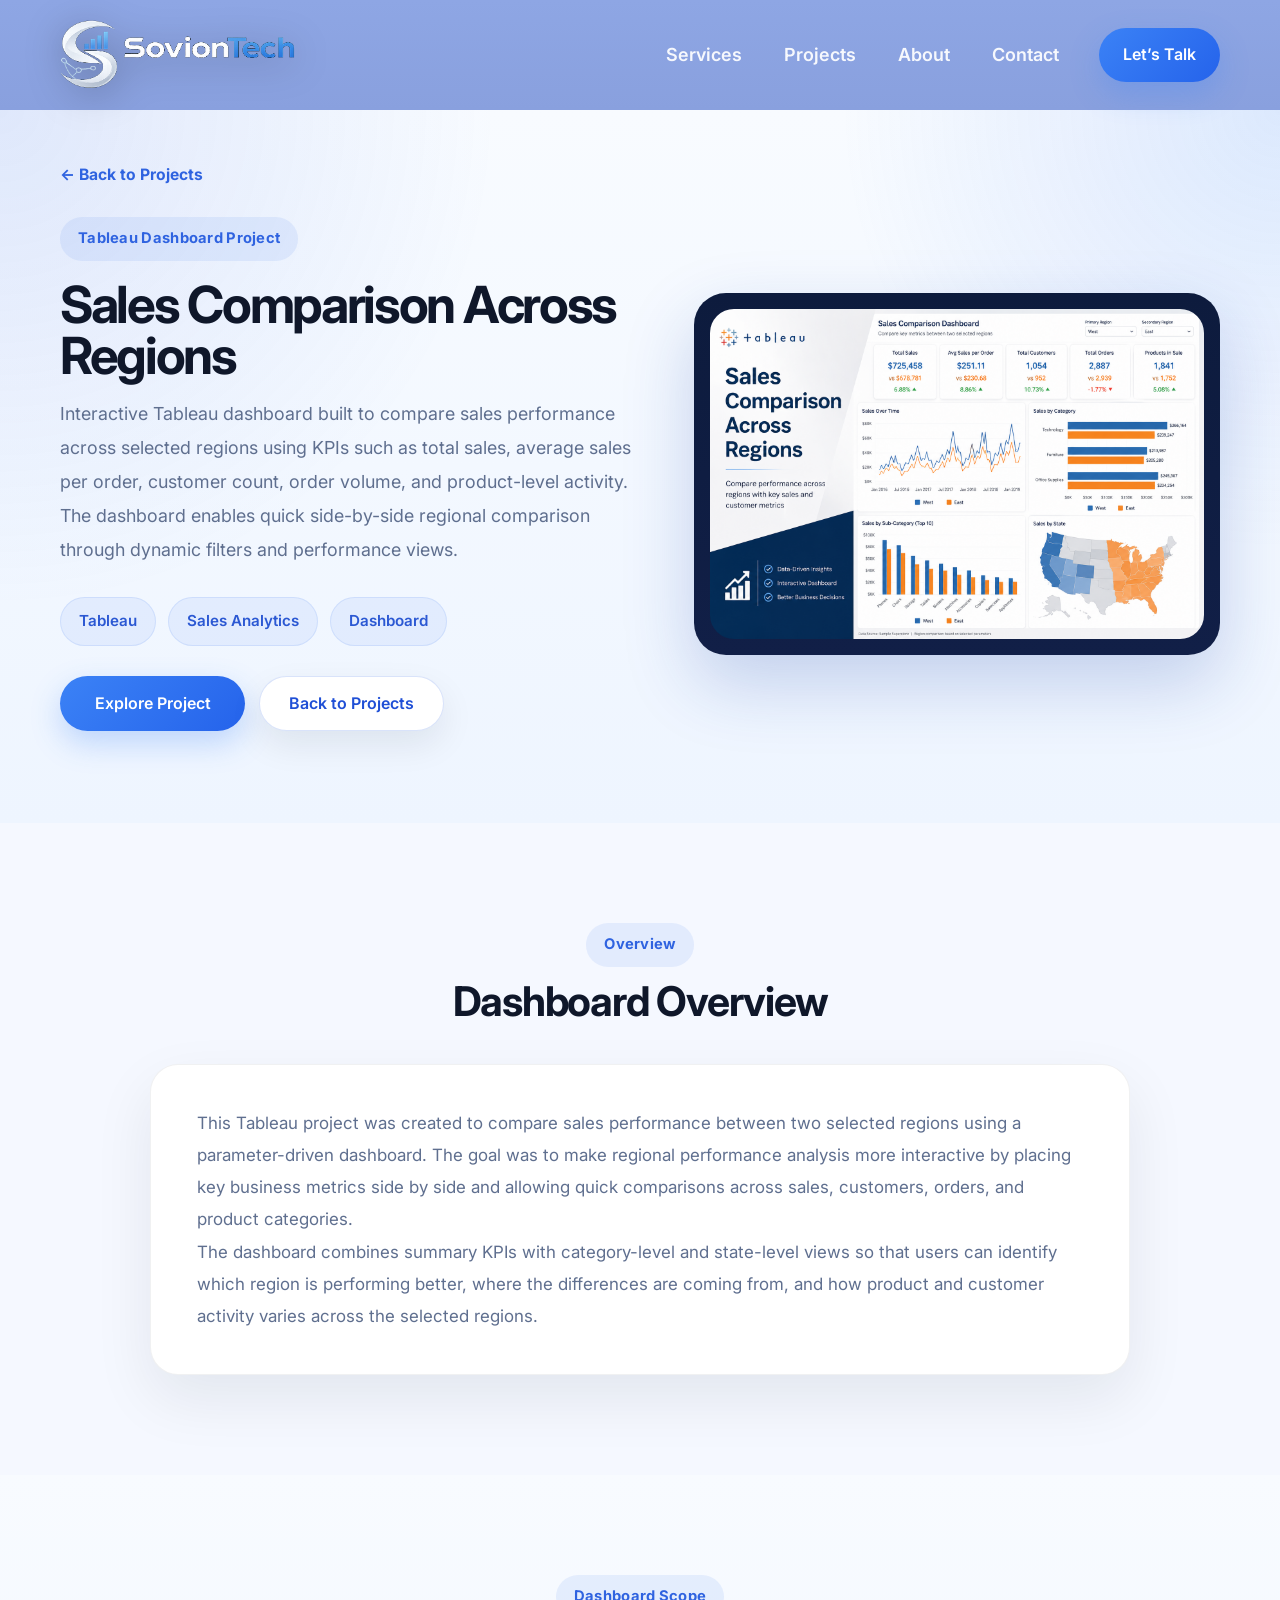
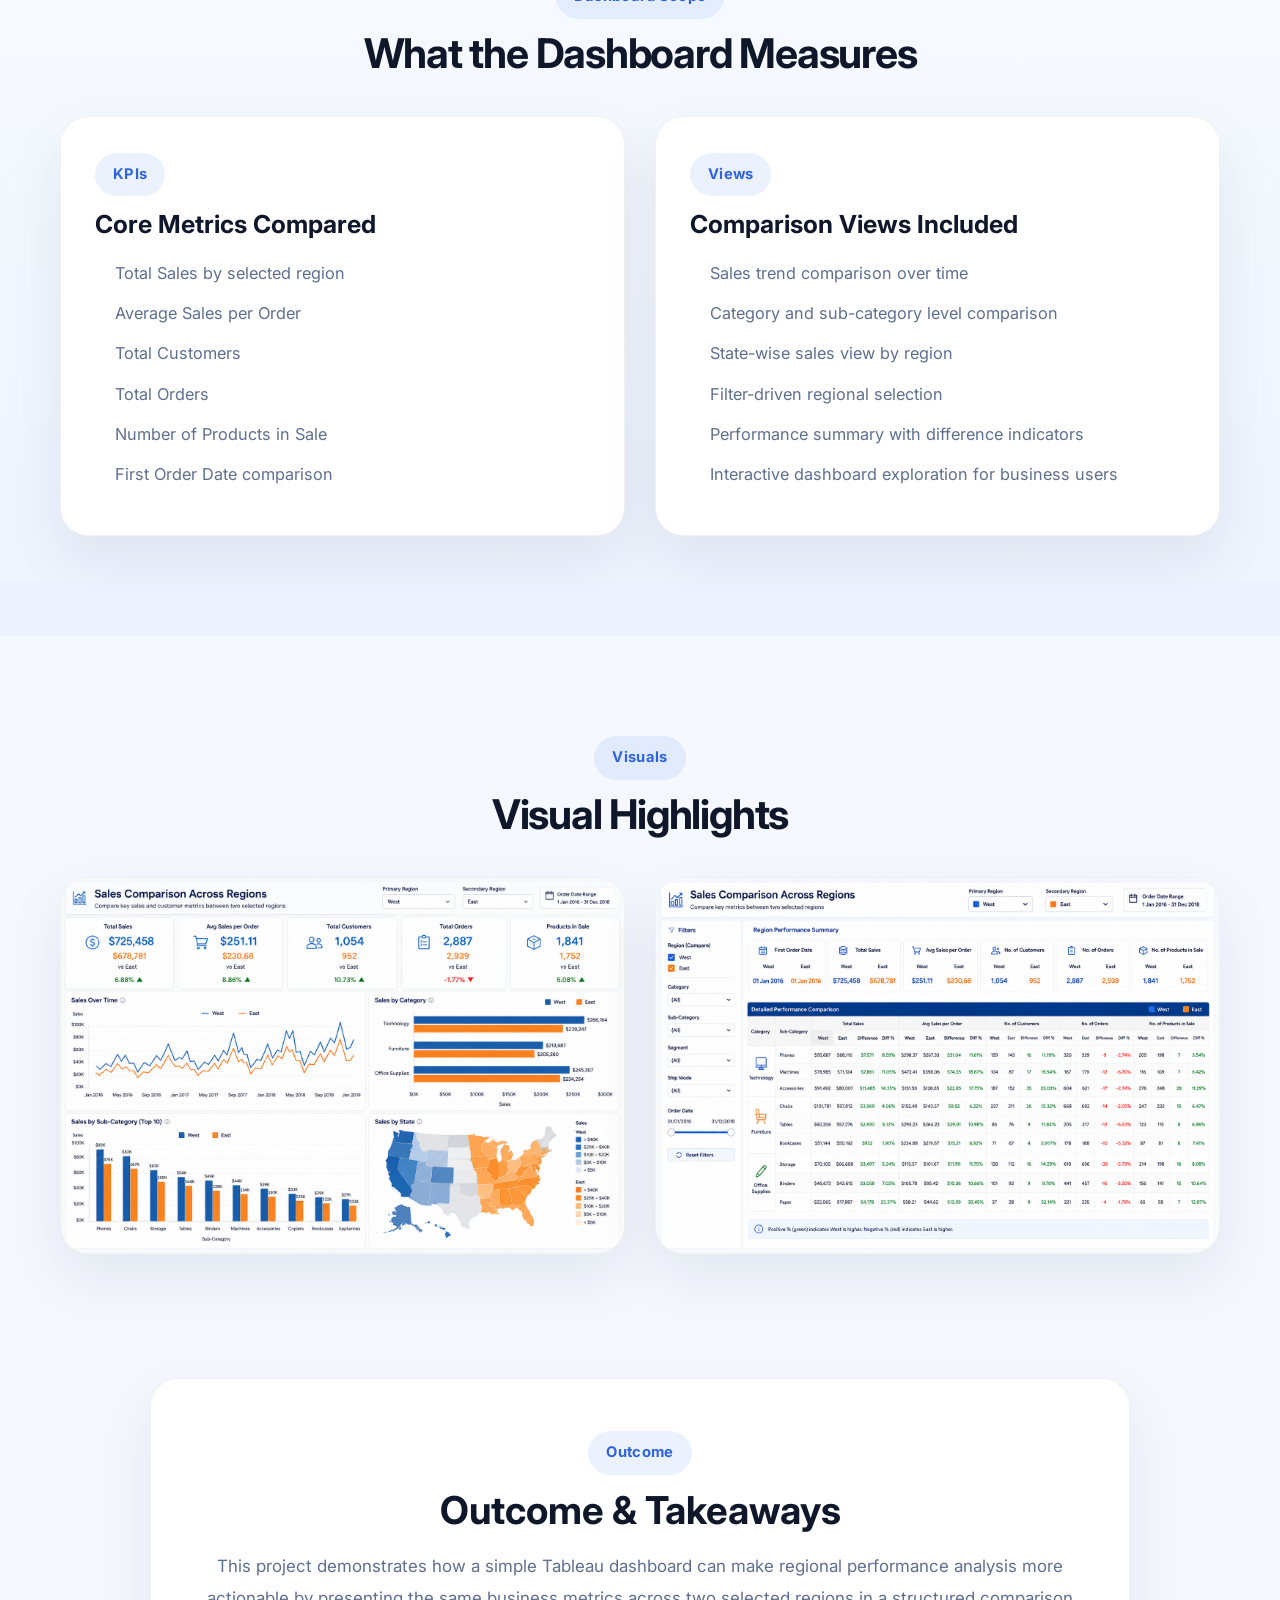
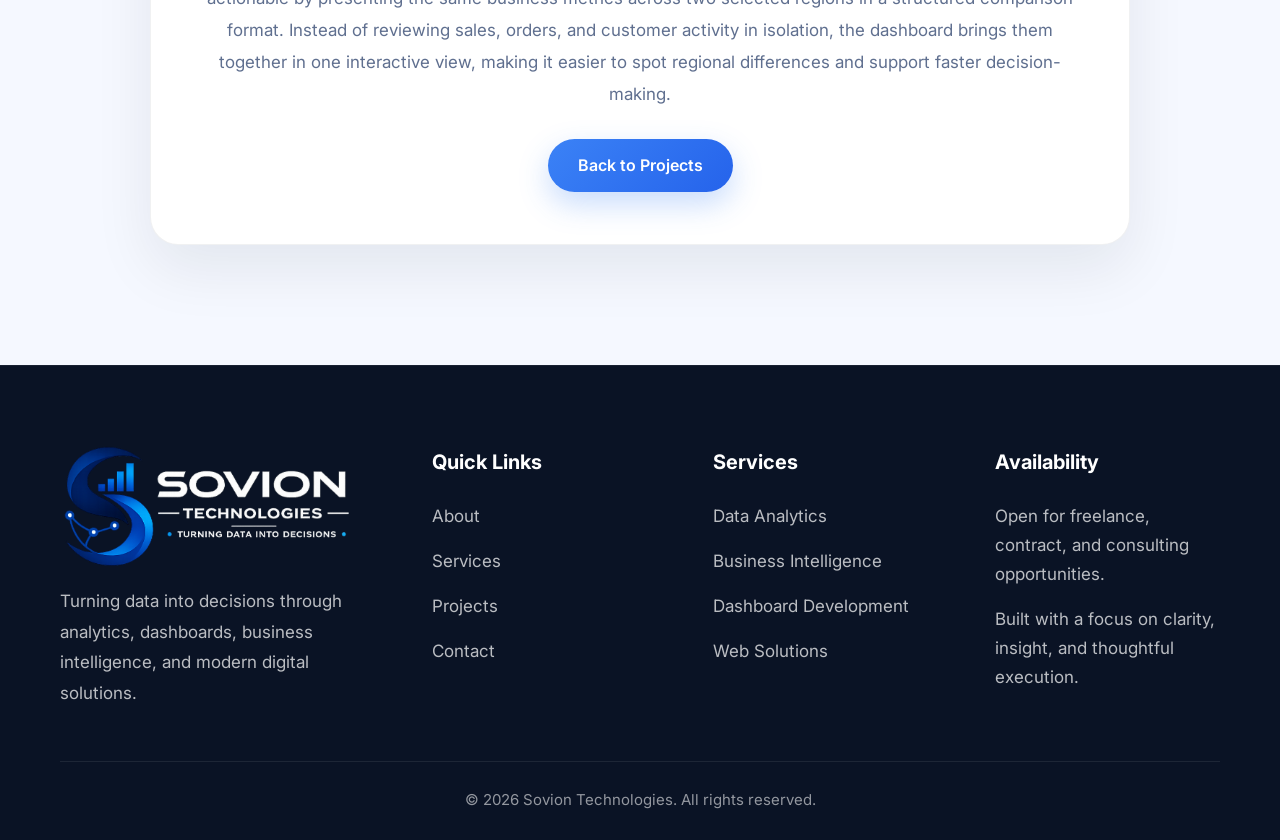
<file: projects/sales-comparison-across-regions.html>
<!DOCTYPE html>
<html lang="en">
<head>
  <meta charset="UTF-8" />
  <meta name="viewport" content="width=device-width, initial-scale=1.0" />
  <title>Sales Comparison Across Regions | Sovion Technologies</title>
  <link rel="icon" type="image/x-icon" href="../assets/favicon.ico" />
  <meta
    name="description"
    content="Interactive Tableau dashboard project comparing regional sales performance across selected regions using KPIs, category-level insights, customer metrics, and order trends."
  />
  
  <meta property="og:title" content="Sales Comparison Across Regions | Sovion Technologies" />
  <meta
    property="og:description"
    content="Tableau dashboard project for comparing sales performance, customer activity, and order behavior across selected business regions."
  />
  
  <meta name="twitter:title" content="Sales Comparison Across Regions | Sovion Technologies" />
  <meta
    name="twitter:description"
    content="Tableau dashboard project for comparing sales performance, customer activity, and order behavior across selected business regions."
  />

  <link rel="preconnect" href="https://fonts.googleapis.com" />
  <link rel="preconnect" href="https://fonts.gstatic.com" crossorigin />
  <link
    href="https://fonts.googleapis.com/css2?family=Inter:wght@400;500;600;700;800&display=swap"
    rel="stylesheet"
  />

  <link rel="stylesheet" href="../css/style.css" />
  <link rel="stylesheet" href="../css/project-detail.css" />
</head>
<body class="project-detail-page">

  <!-- Header -->
  <div id="header-placeholder"></div>

  <main class="project-detail-main">

    <!-- Hero -->
    <section class="project-hero">
      <div class="container">
        <a href="../index.html#projects" class="project-back-link">← Back to Projects</a>

        <div class="project-hero-grid">
          <div class="project-hero-content">
            <span class="section-label">Tableau Dashboard Project</span>

            <h1 class="project-title">Sales Comparison Across Regions</h1>

            <p class="project-summary">
              Interactive Tableau dashboard built to compare sales performance across selected regions using
              KPIs such as total sales, average sales per order, customer count, order volume, and product-level activity.
              The dashboard enables quick side-by-side regional comparison through dynamic filters and performance views.
            </p>

            <div class="project-meta-tags">
              <span class="project-meta-tag">Tableau</span>
              <span class="project-meta-tag">Sales Analytics</span>
              <span class="project-meta-tag">Dashboard</span>
            </div>

            <div class="project-hero-actions">
              <a href="#overview" class="btn btn-primary">Explore Project</a>
              <a href="../index.html#projects" class="btn btn-secondary">Back to Projects</a>
            </div>
          </div>

          <div class="project-hero-visual">
            <div class="project-cover-card">
              <img
                src="../assets/images/projects/regional-sales-comparison-cover.png"
                alt="Sales Comparison Across Regions dashboard cover"
              />
            </div>
          </div>
        </div>
      </div>
    </section>

    <!-- Overview -->
    <section class="project-detail-section" id="overview">
      <div class="container">
        <div class="project-section-head">
          <span class="section-label">Overview</span>
          <h2>Dashboard Overview</h2>
        </div>

        <div class="project-content-card">
          <p>
            This Tableau project was created to compare sales performance between two selected regions using a
            parameter-driven dashboard. The goal was to make regional performance analysis more interactive by
            placing key business metrics side by side and allowing quick comparisons across sales, customers,
            orders, and product categories.
          </p>

          <p>
            The dashboard combines summary KPIs with category-level and state-level views so that users can identify
            which region is performing better, where the differences are coming from, and how product and customer
            activity varies across the selected regions.
          </p>
        </div>
      </div>
    </section>

    <!-- Metrics -->
    <section class="project-detail-section project-detail-alt">
      <div class="container">
        <div class="project-section-head">
          <span class="section-label">Dashboard Scope</span>
          <h2>What the Dashboard Measures</h2>
        </div>

        <div class="project-two-col">
          <div class="project-info-card">
            <span class="section-label">KPIs</span>
            <h3>Core Metrics Compared</h3>
            <ul class="project-bullet-list compact">
              <li>Total Sales by selected region</li>
              <li>Average Sales per Order</li>
              <li>Total Customers</li>
              <li>Total Orders</li>
              <li>Number of Products in Sale</li>
              <li>First Order Date comparison</li>
            </ul>
          </div>

          <div class="project-info-card">
            <span class="section-label">Views</span>
            <h3>Comparison Views Included</h3>
            <ul class="project-bullet-list compact">
              <li>Sales trend comparison over time</li>
              <li>Category and sub-category level comparison</li>
              <li>State-wise sales view by region</li>
              <li>Filter-driven regional selection</li>
              <li>Performance summary with difference indicators</li>
              <li>Interactive dashboard exploration for business users</li>
            </ul>
          </div>
        </div>
      </div>
    </section>

    <!-- Visual Highlights -->
    <section class="project-detail-section">
      <div class="container">
        <div class="project-section-head">
          <span class="section-label">Visuals</span>
          <h2>Visual Highlights</h2>
        </div>

        <div class="project-visual-grid">
          <div class="project-visual-card">
            <img
              src="../assets/images/projects/regional-sales-comparison-insights.png"
              alt="Regional sales comparison dashboard insights"
            />
          </div>

          <div class="project-visual-card">
            <img
              src="../assets/images/projects/regional-sales-comparison-summary.png"
              alt="Regional sales comparison performance summary"
            />
          </div>
        </div>
      </div>
    </section>

    <!-- Closing -->
    <section class="project-detail-section project-detail-cta">
      <div class="container">
        <div class="project-closing-card">
          <span class="section-label">Outcome</span>
          <h2>Outcome & Takeaways</h2>
          <p>
            This project demonstrates how a simple Tableau dashboard can make regional performance analysis more
            actionable by presenting the same business metrics across two selected regions in a structured comparison format.
            Instead of reviewing sales, orders, and customer activity in isolation, the dashboard brings them together in one
            interactive view, making it easier to spot regional differences and support faster decision-making.
          </p>

          <div class="project-hero-actions">
            <a href="../index.html#projects" class="btn btn-primary">Back to Projects</a>
          </div>
        </div>
      </div>
    </section>

  </main>

  <!-- Footer -->
  <div id="footer-placeholder"></div>

  <script src="../js/script.js"></script>
</body>
</html>
</file>
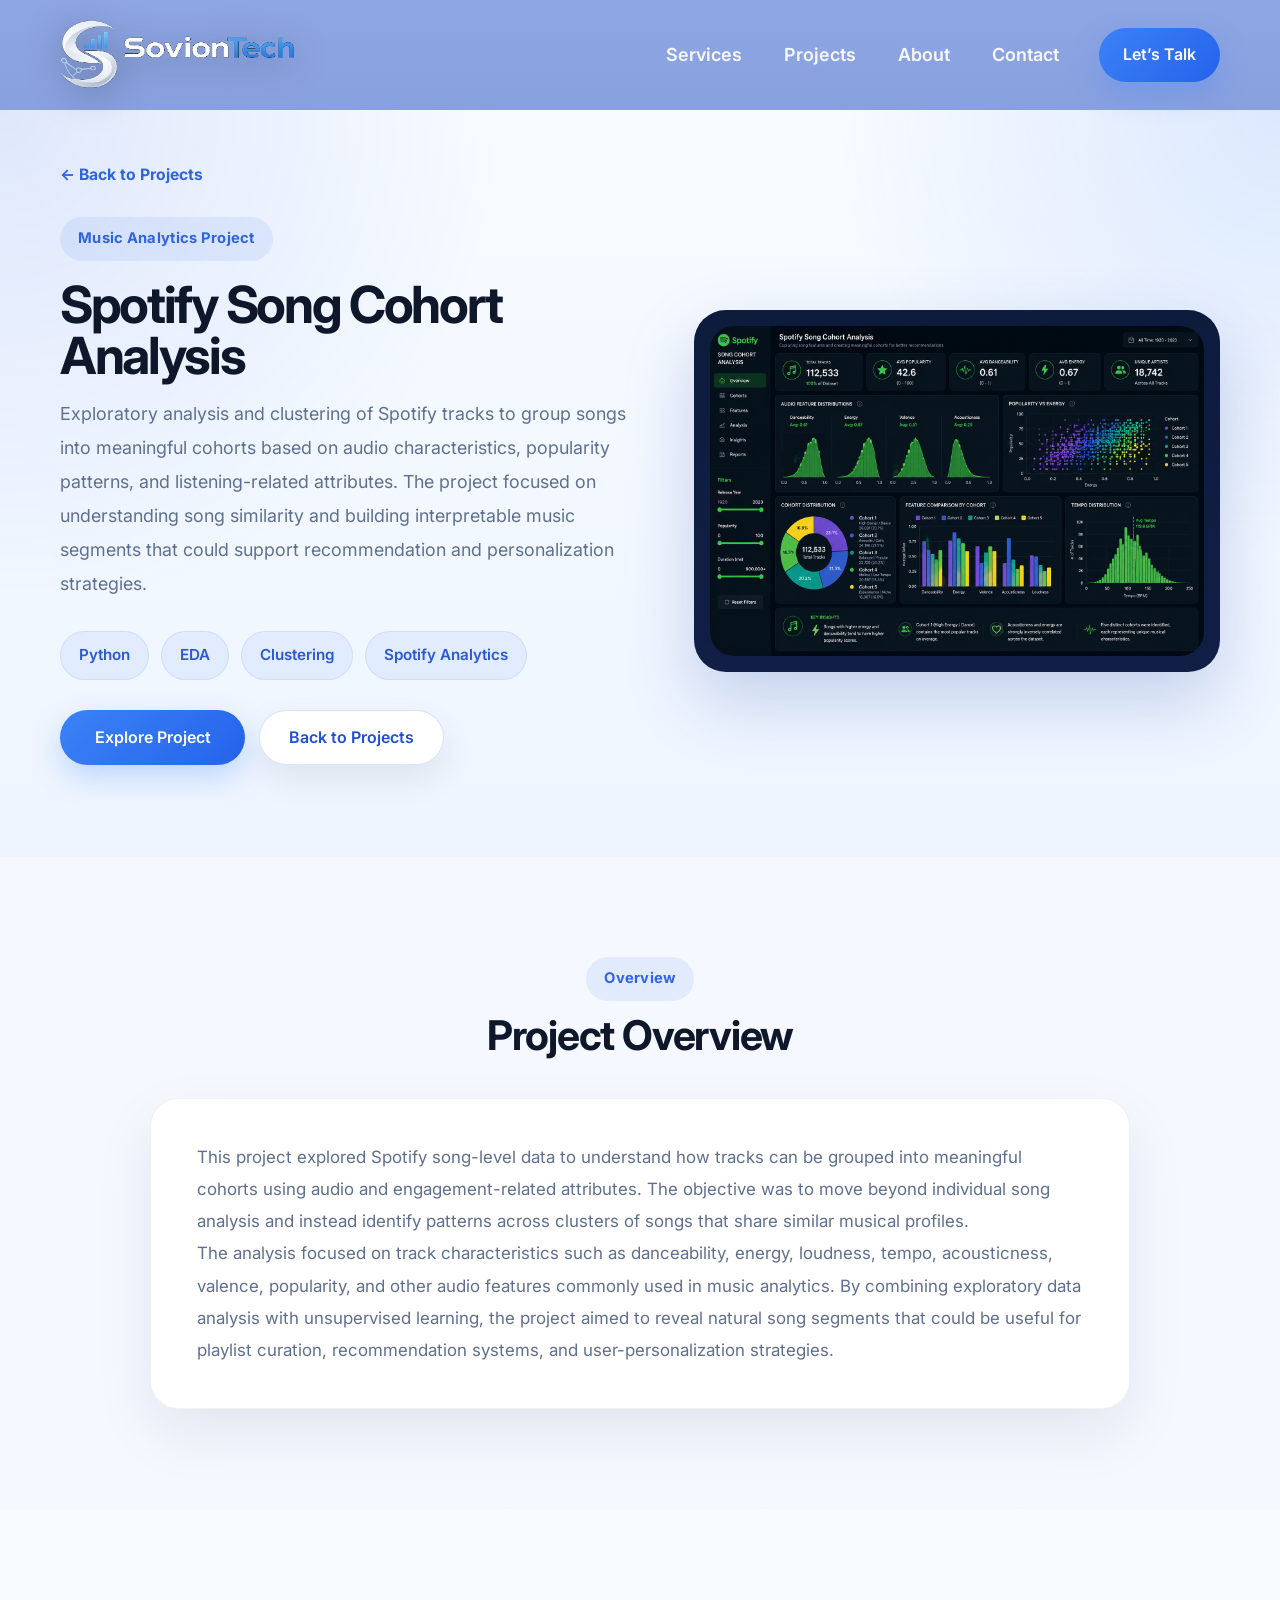
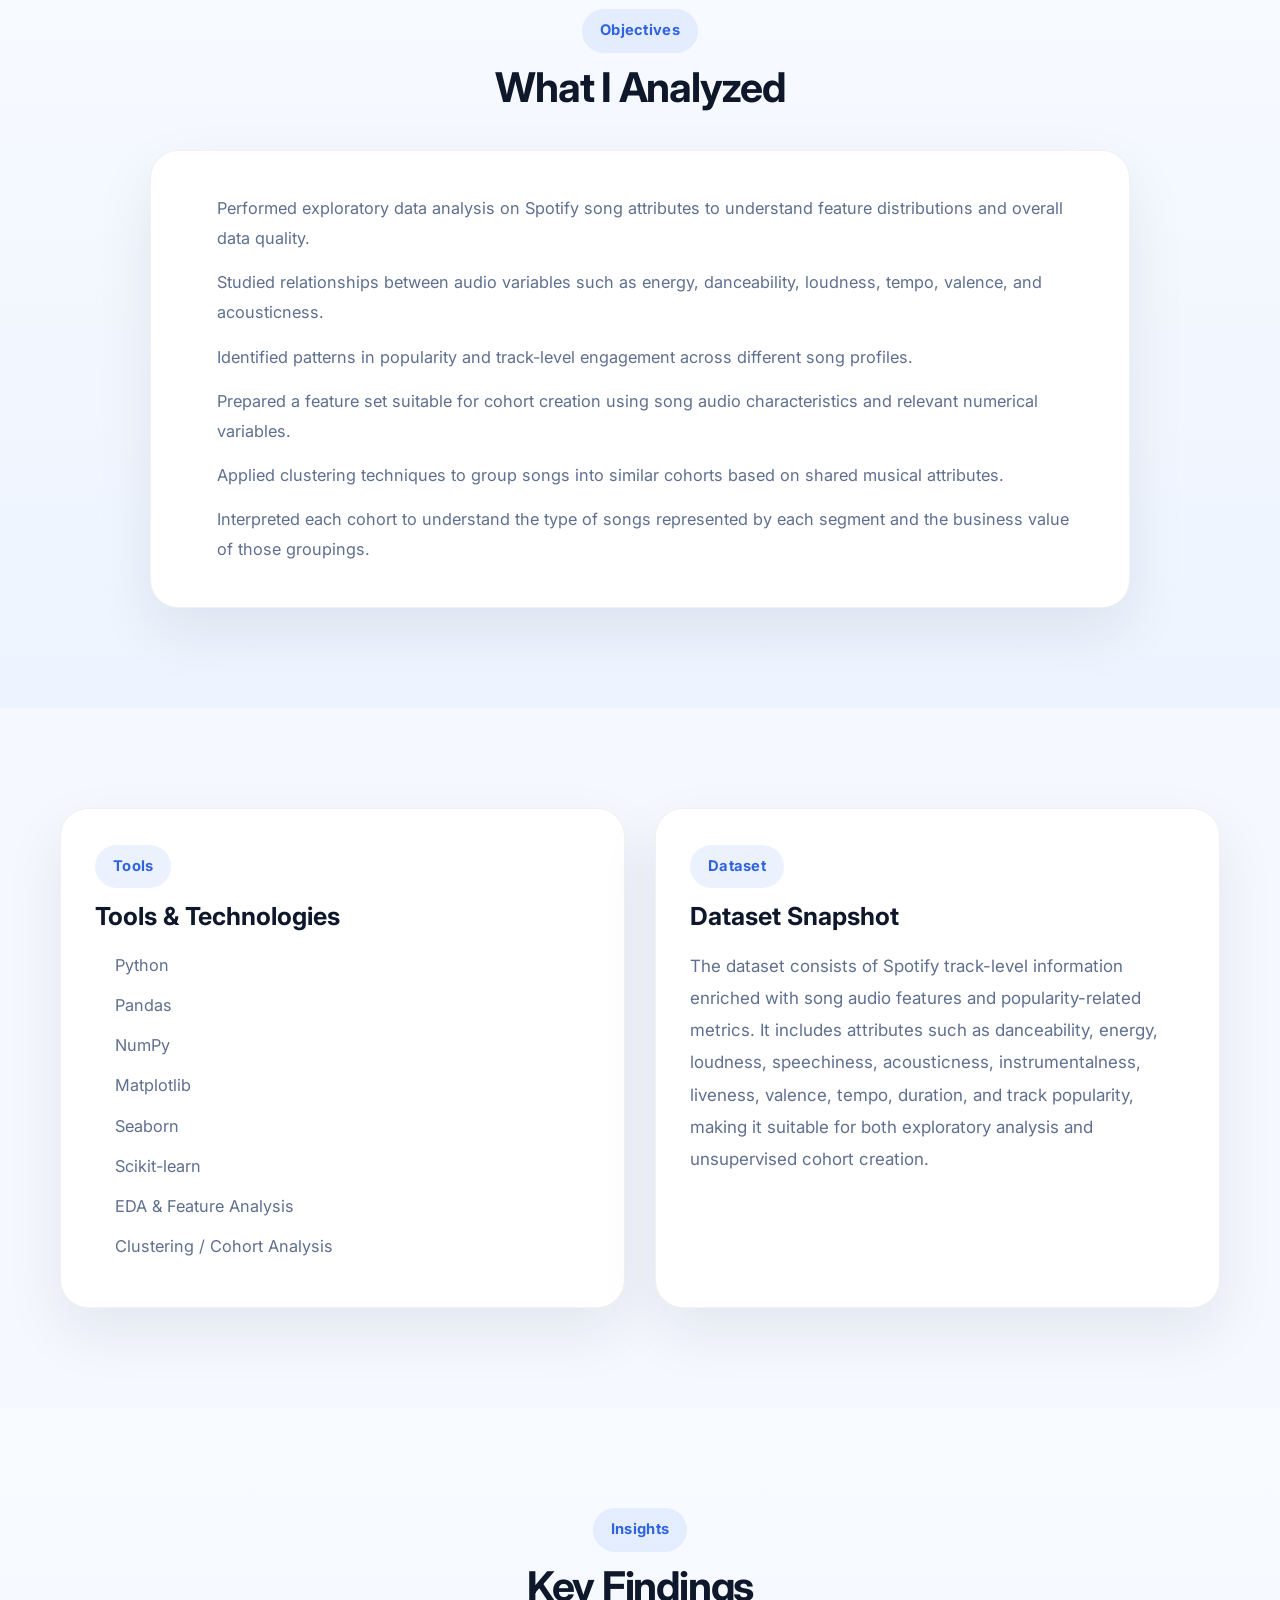
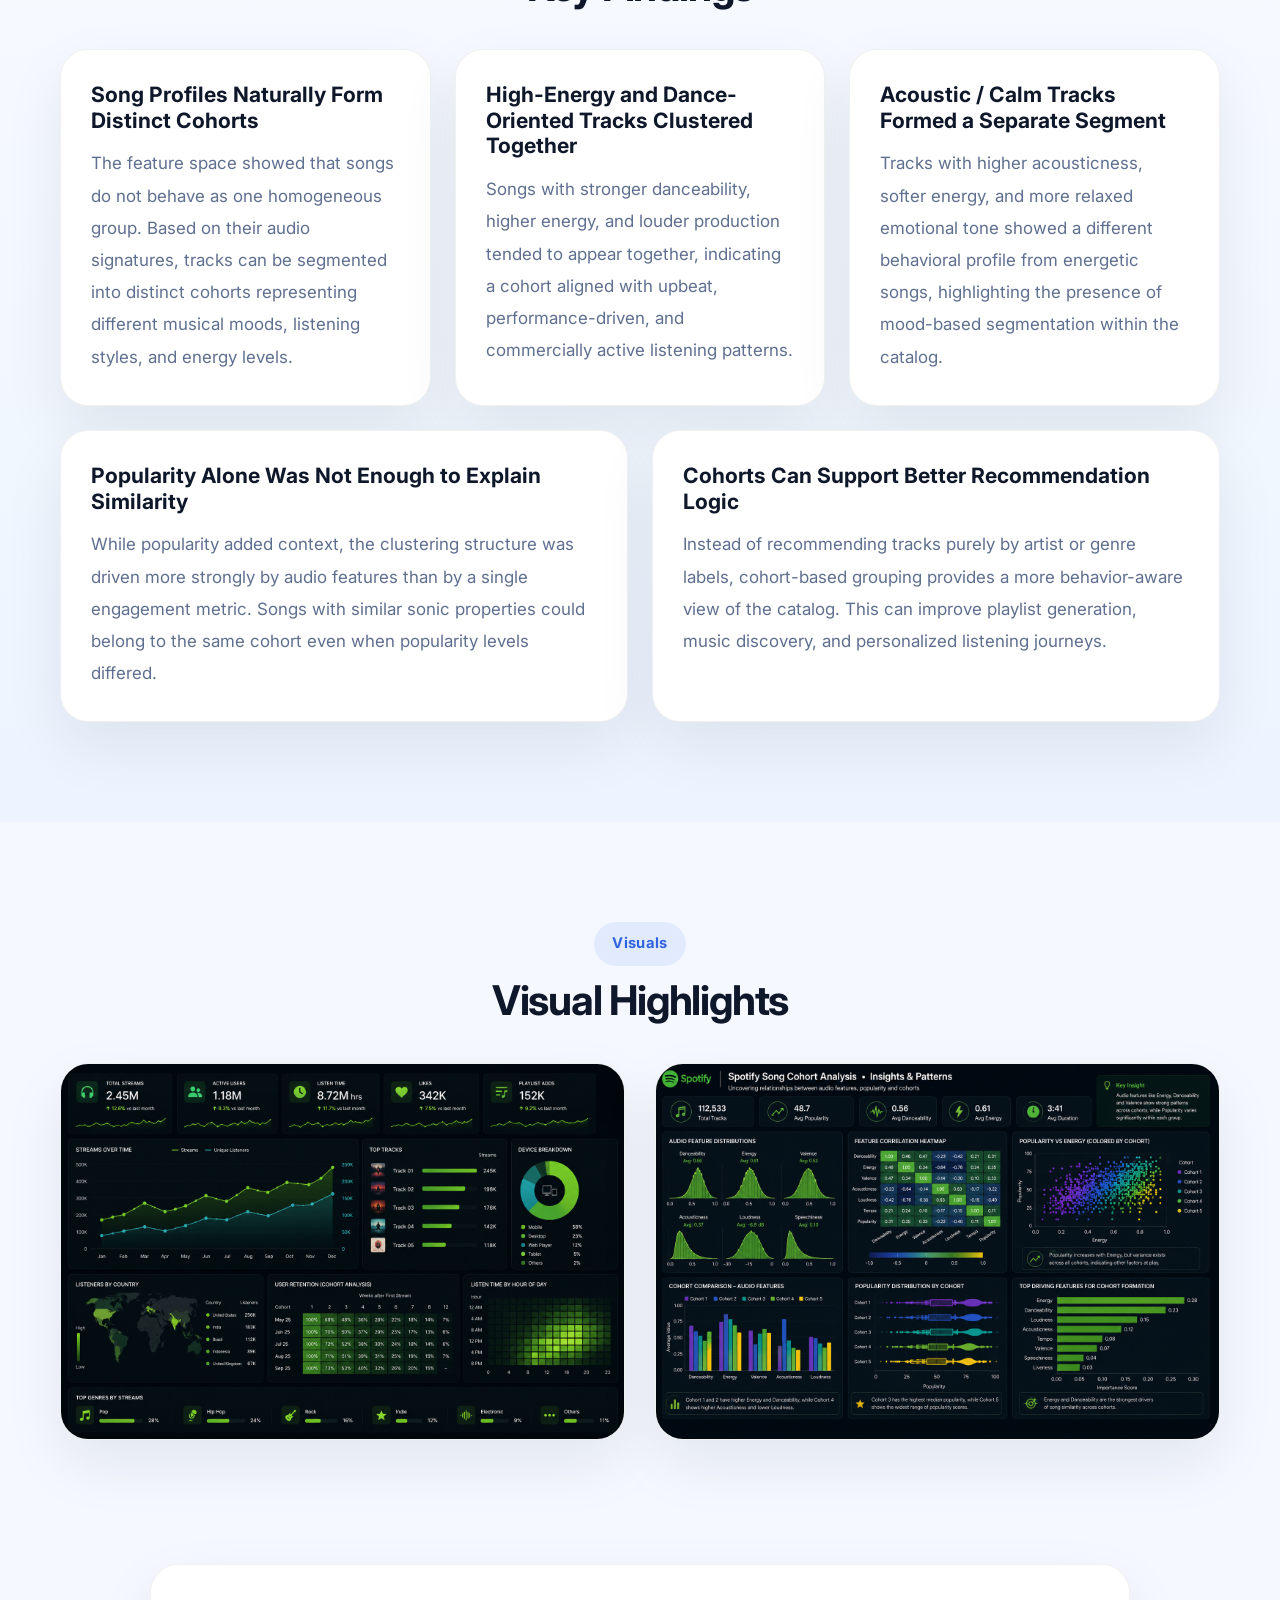
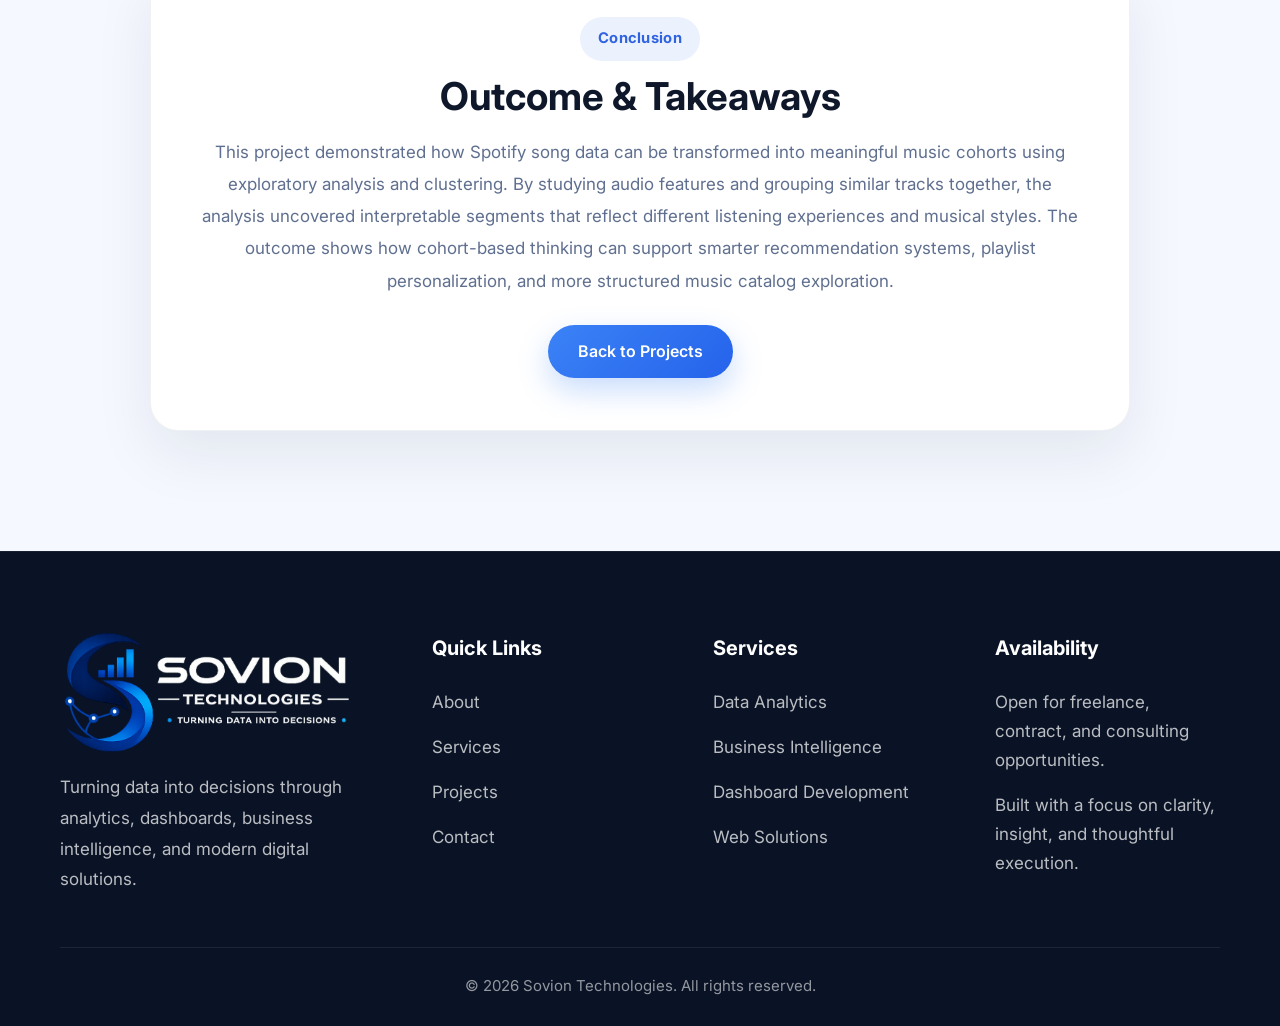
<file: projects/spotify-cohort-analysis.html>
<!DOCTYPE html>
<html lang="en">
<head>
  <meta charset="UTF-8" />
  <meta name="viewport" content="width=device-width, initial-scale=1.0" />
  <title>Spotify Song Cohort Analysis | Sovion Technologies</title>
  <link rel="icon" type="image/x-icon" href="../assets/favicon.ico" />
<meta
  name="description"
  content="Spotify song cohort analysis project focused on exploratory analysis and clustering of songs using audio features, popularity metrics, and cohort-based music segmentation."
/>

<meta property="og:title" content="Spotify Song Cohort Analysis | Sovion Technologies" />
<meta
  property="og:description"
  content="Music analytics project using Spotify song features to build meaningful cohorts through exploratory analysis and clustering."
/>

<meta name="twitter:title" content="Spotify Song Cohort Analysis | Sovion Technologies" />
<meta
  name="twitter:description"
  content="Music analytics project using Spotify song features to build meaningful cohorts through exploratory analysis and clustering."
/>

  <link rel="preconnect" href="https://fonts.googleapis.com" />
  <link rel="preconnect" href="https://fonts.gstatic.com" crossorigin />
  <link
    href="https://fonts.googleapis.com/css2?family=Inter:wght@400;500;600;700;800&display=swap"
    rel="stylesheet"
  />

  <link rel="stylesheet" href="../css/style.css" />
  <link rel="stylesheet" href="../css/project-detail.css" />
</head>
<body class="project-detail-page">

  <!-- Header -->
  <div id="header-placeholder"></div>

  <main class="project-detail-main">

    <!-- Hero -->
    <section class="project-hero">
      <div class="container">
        <a href="../index.html#projects" class="project-back-link">← Back to Projects</a>

        <div class="project-hero-grid">
          <div class="project-hero-content">
            <span class="section-label">Music Analytics Project</span>

            <h1 class="project-title">Spotify Song Cohort Analysis</h1>

            <p class="project-summary">
              Exploratory analysis and clustering of Spotify tracks to group songs into meaningful cohorts
              based on audio characteristics, popularity patterns, and listening-related attributes. The project
              focused on understanding song similarity and building interpretable music segments that could support
              recommendation and personalization strategies.
            </p>

            <div class="project-meta-tags">
              <span class="project-meta-tag">Python</span>
              <span class="project-meta-tag">EDA</span>
              <span class="project-meta-tag">Clustering</span>
              <span class="project-meta-tag">Spotify Analytics</span>
            </div>

            <div class="project-hero-actions">
              <a href="#overview" class="btn btn-primary">Explore Project</a>
              <a href="../index.html#projects" class="btn btn-secondary">Back to Projects</a>
            </div>
          </div>

          <div class="project-hero-visual">
            <div class="project-cover-card">
              <img
                src="../assets/images/projects/spotify-cohort-cover.png"
                alt="Spotify Song Cohort Analysis dashboard cover"
              />
            </div>
          </div>
        </div>
      </div>
    </section>

    <!-- Overview -->
    <section class="project-detail-section" id="overview">
      <div class="container">
        <div class="project-section-head">
          <span class="section-label">Overview</span>
          <h2>Project Overview</h2>
        </div>

        <div class="project-content-card">
          <p>
            This project explored Spotify song-level data to understand how tracks can be grouped into meaningful
            cohorts using audio and engagement-related attributes. The objective was to move beyond individual song
            analysis and instead identify patterns across clusters of songs that share similar musical profiles.
          </p>

          <p>
            The analysis focused on track characteristics such as danceability, energy, loudness, tempo, acousticness,
            valence, popularity, and other audio features commonly used in music analytics. By combining exploratory
            data analysis with unsupervised learning, the project aimed to reveal natural song segments that could be
            useful for playlist curation, recommendation systems, and user-personalization strategies.
          </p>
        </div>
      </div>
    </section>

    <!-- What I Analyzed -->
    <section class="project-detail-section project-detail-alt">
      <div class="container">
        <div class="project-section-head">
          <span class="section-label">Objectives</span>
          <h2>What I Analyzed</h2>
        </div>

        <div class="project-content-card">
          <ul class="project-bullet-list">
            <li>Performed exploratory data analysis on Spotify song attributes to understand feature distributions and overall data quality.</li>
            <li>Studied relationships between audio variables such as energy, danceability, loudness, tempo, valence, and acousticness.</li>
            <li>Identified patterns in popularity and track-level engagement across different song profiles.</li>
            <li>Prepared a feature set suitable for cohort creation using song audio characteristics and relevant numerical variables.</li>
            <li>Applied clustering techniques to group songs into similar cohorts based on shared musical attributes.</li>
            <li>Interpreted each cohort to understand the type of songs represented by each segment and the business value of those groupings.</li>
          </ul>
        </div>
      </div>
    </section>

    <!-- Tools + Dataset -->
    <section class="project-detail-section">
      <div class="container">
        <div class="project-two-col">
          <div class="project-info-card">
            <span class="section-label">Tools</span>
            <h3>Tools & Technologies</h3>
            <ul class="project-bullet-list compact">
              <li>Python</li>
              <li>Pandas</li>
              <li>NumPy</li>
              <li>Matplotlib</li>
              <li>Seaborn</li>
              <li>Scikit-learn</li>
              <li>EDA & Feature Analysis</li>
              <li>Clustering / Cohort Analysis</li>
            </ul>
          </div>

          <div class="project-info-card">
            <span class="section-label">Dataset</span>
            <h3>Dataset Snapshot</h3>
            <p>
              The dataset consists of Spotify track-level information enriched with song audio features and popularity-related
              metrics. It includes attributes such as danceability, energy, loudness, speechiness, acousticness, instrumentalness,
              liveness, valence, tempo, duration, and track popularity, making it suitable for both exploratory analysis and
              unsupervised cohort creation.
            </p>
          </div>
        </div>
      </div>
    </section>

    <!-- Key Findings -->
    <section class="project-detail-section project-detail-alt">
      <div class="container">
        <div class="project-section-head">
          <span class="section-label">Insights</span>
          <h2>Key Findings</h2>
        </div>

        <div class="project-insights-grid">
          <div class="insight-card">
            <h3>Song Profiles Naturally Form Distinct Cohorts</h3>
            <p>
              The feature space showed that songs do not behave as one homogeneous group. Based on their audio signatures,
              tracks can be segmented into distinct cohorts representing different musical moods, listening styles, and energy levels.
            </p>
          </div>

          <div class="insight-card">
            <h3>High-Energy and Dance-Oriented Tracks Clustered Together</h3>
            <p>
              Songs with stronger danceability, higher energy, and louder production tended to appear together, indicating a
              cohort aligned with upbeat, performance-driven, and commercially active listening patterns.
            </p>
          </div>

          <div class="insight-card">
            <h3>Acoustic / Calm Tracks Formed a Separate Segment</h3>
            <p>
              Tracks with higher acousticness, softer energy, and more relaxed emotional tone showed a different behavioral
              profile from energetic songs, highlighting the presence of mood-based segmentation within the catalog.
            </p>
          </div>

          <div class="insight-card">
            <h3>Popularity Alone Was Not Enough to Explain Similarity</h3>
            <p>
              While popularity added context, the clustering structure was driven more strongly by audio features than by
              a single engagement metric. Songs with similar sonic properties could belong to the same cohort even when
              popularity levels differed.
            </p>
          </div>

          <div class="insight-card">
            <h3>Cohorts Can Support Better Recommendation Logic</h3>
            <p>
              Instead of recommending tracks purely by artist or genre labels, cohort-based grouping provides a more behavior-aware
              view of the catalog. This can improve playlist generation, music discovery, and personalized listening journeys.
            </p>
          </div>
        </div>
      </div>
    </section>

    <!-- Visual Highlights -->
    <section class="project-detail-section">
      <div class="container">
        <div class="project-section-head">
          <span class="section-label">Visuals</span>
          <h2>Visual Highlights</h2>
        </div>

        <div class="project-visual-grid">
          <div class="project-visual-card">
            <img
              src="../assets/images/projects/spotify.png"
              alt="Spotify cohort analysis dashboard visual"
            />
          </div>

          <div class="project-visual-card">
            <img
              src="../assets/images/projects/spotify-cohort-segmentation-summary.png"
              alt="Spotify song cohort segmentation summary"
            />
          </div>
        </div>
      </div>
    </section>

    <!-- Conclusion -->
    <section class="project-detail-section project-detail-cta">
      <div class="container">
        <div class="project-closing-card">
          <span class="section-label">Conclusion</span>
          <h2>Outcome & Takeaways</h2>
          <p>
            This project demonstrated how Spotify song data can be transformed into meaningful music cohorts using exploratory
            analysis and clustering. By studying audio features and grouping similar tracks together, the analysis uncovered
            interpretable segments that reflect different listening experiences and musical styles. The outcome shows how
            cohort-based thinking can support smarter recommendation systems, playlist personalization, and more structured
            music catalog exploration.
          </p>

          <div class="project-hero-actions">
            <a href="../index.html#projects" class="btn btn-primary">Back to Projects</a>
          </div>
        </div>
      </div>
    </section>

  </main>

  <!-- Footer -->
  <div id="footer-placeholder"></div>

  <script src="../js/script.js"></script>
</body>
</html>
</file>
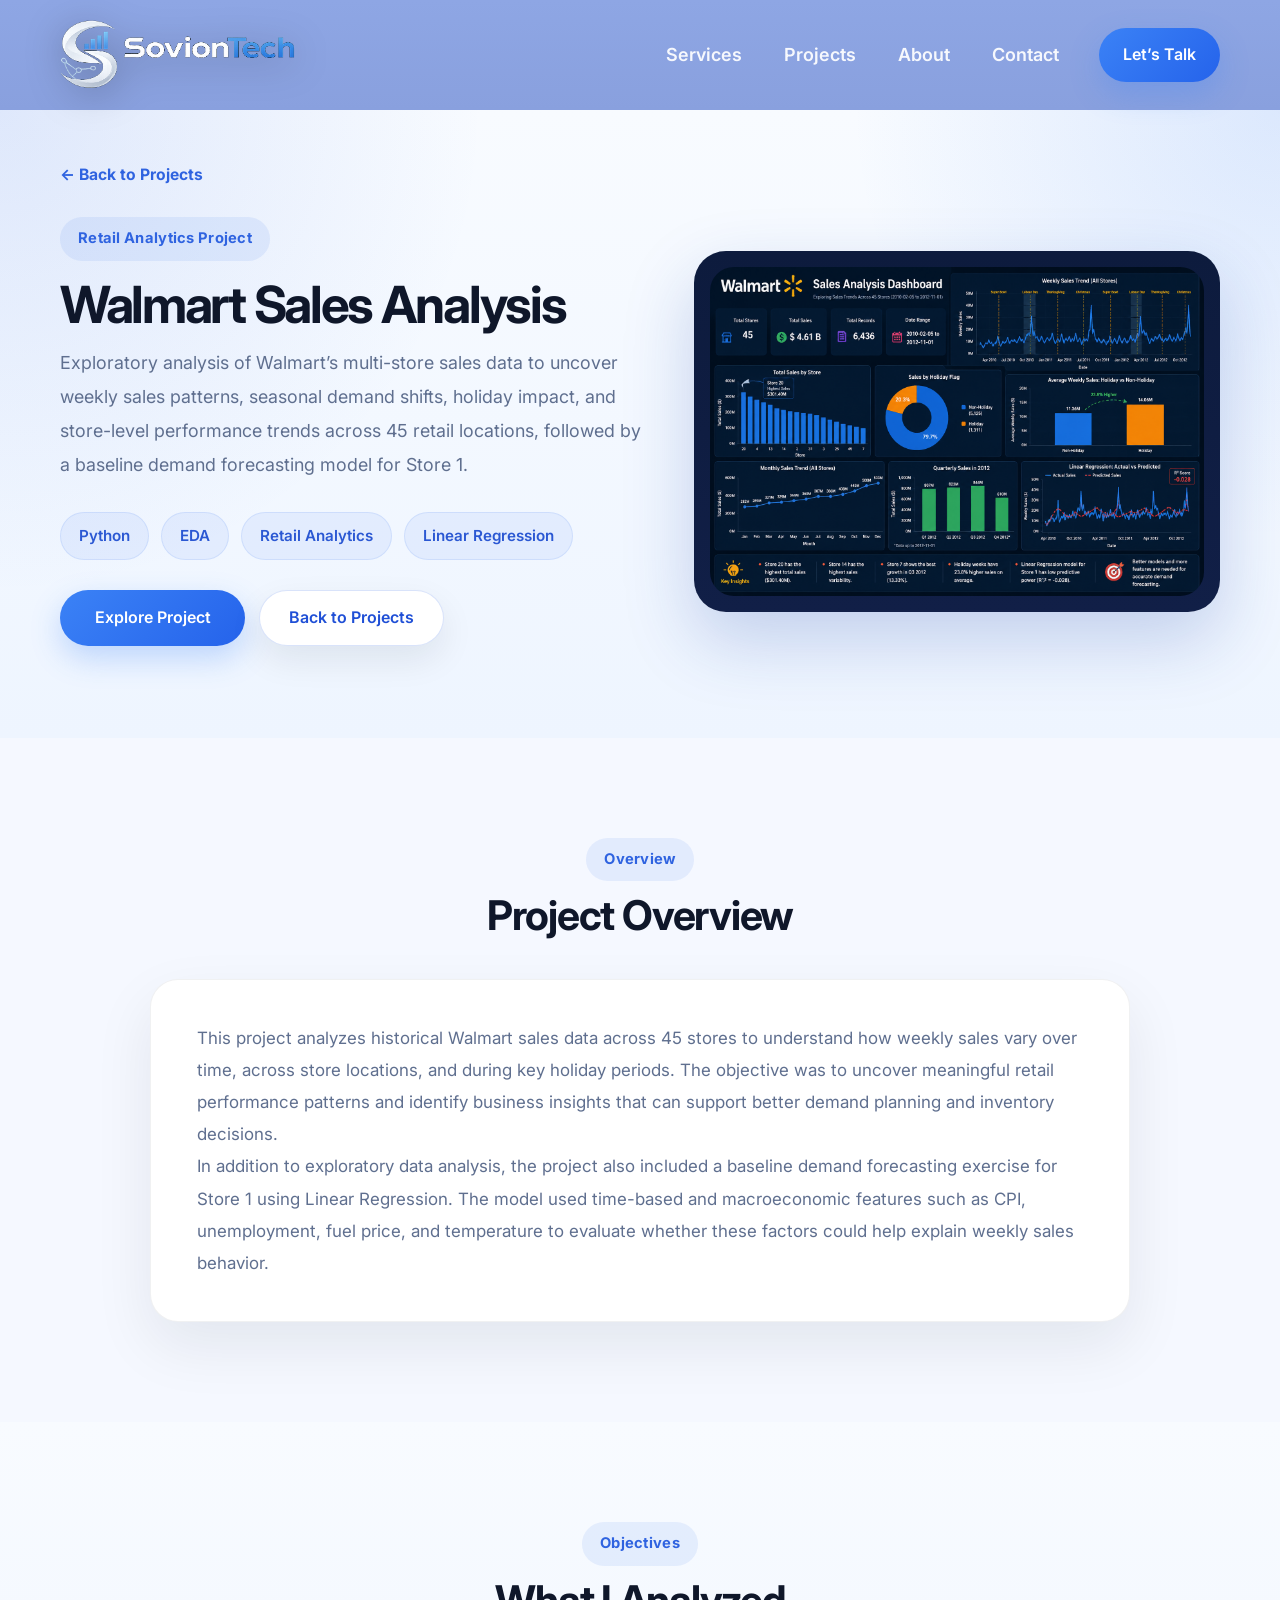
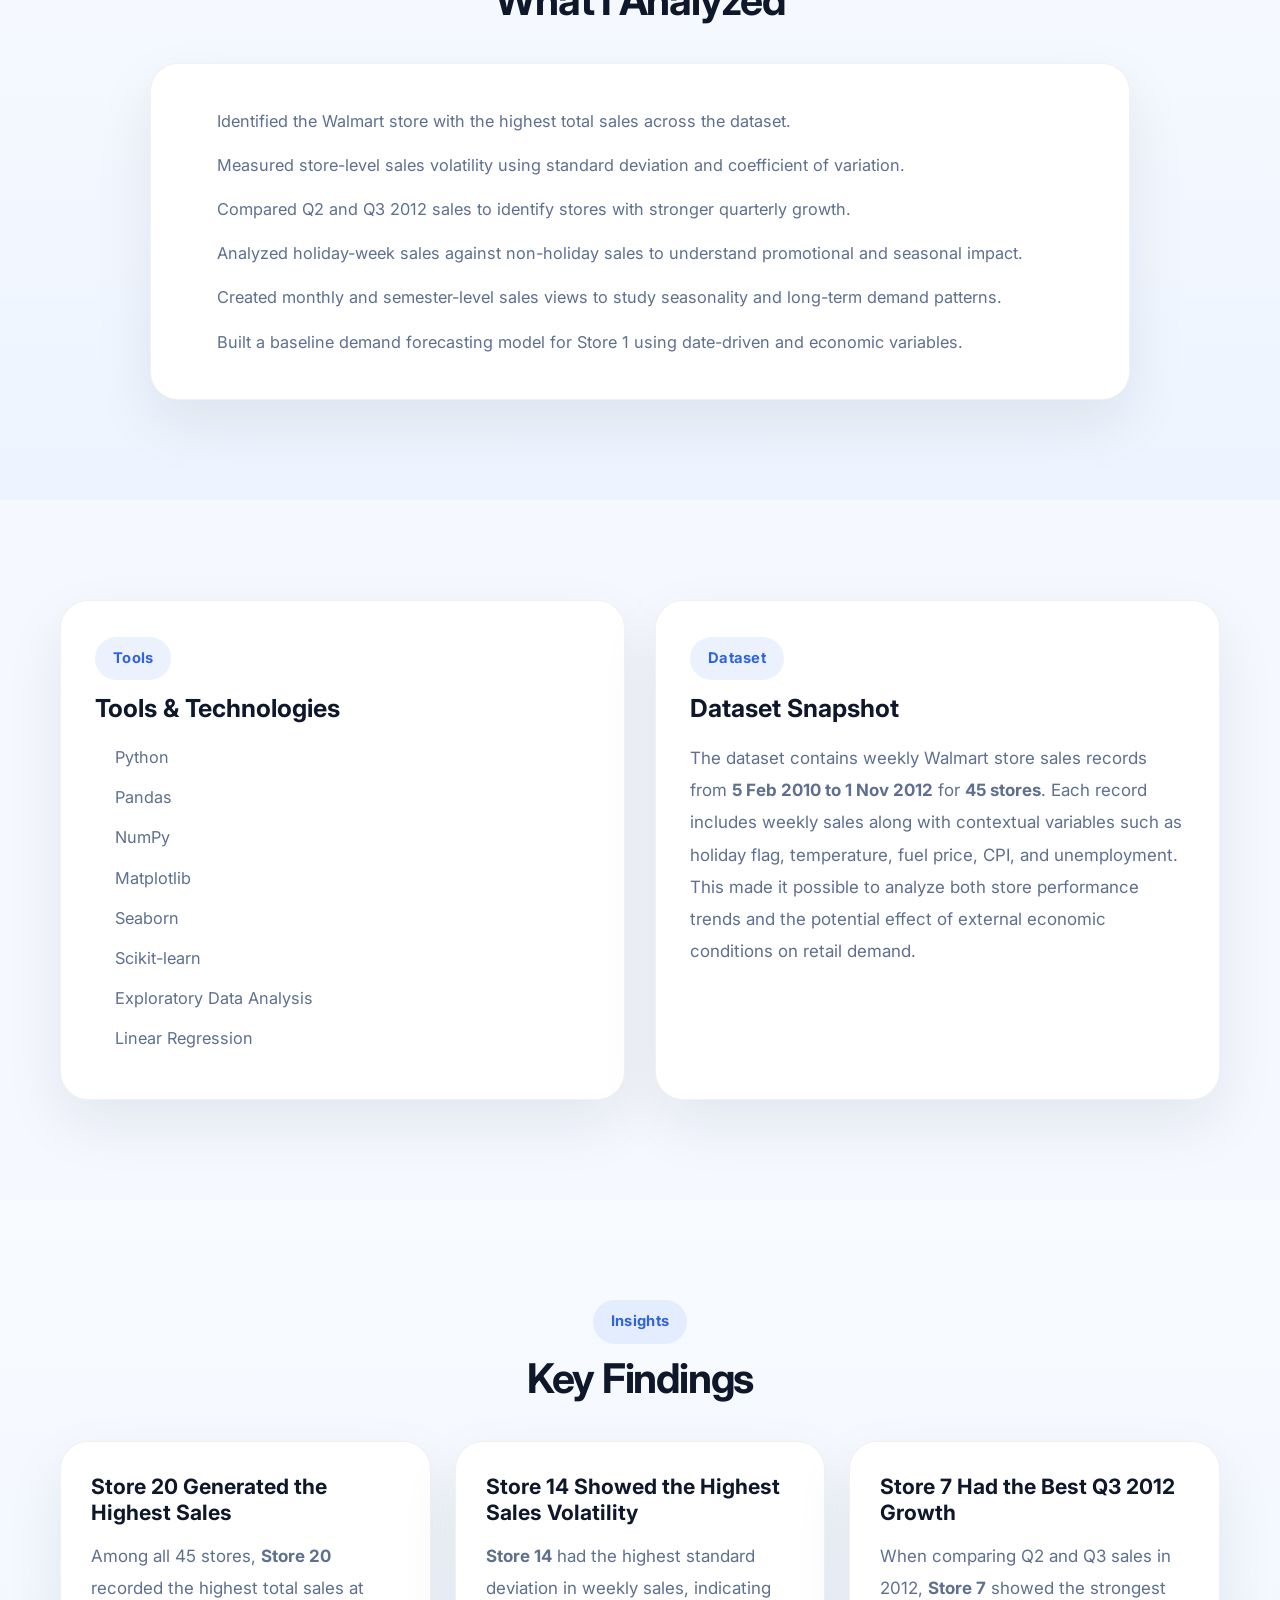
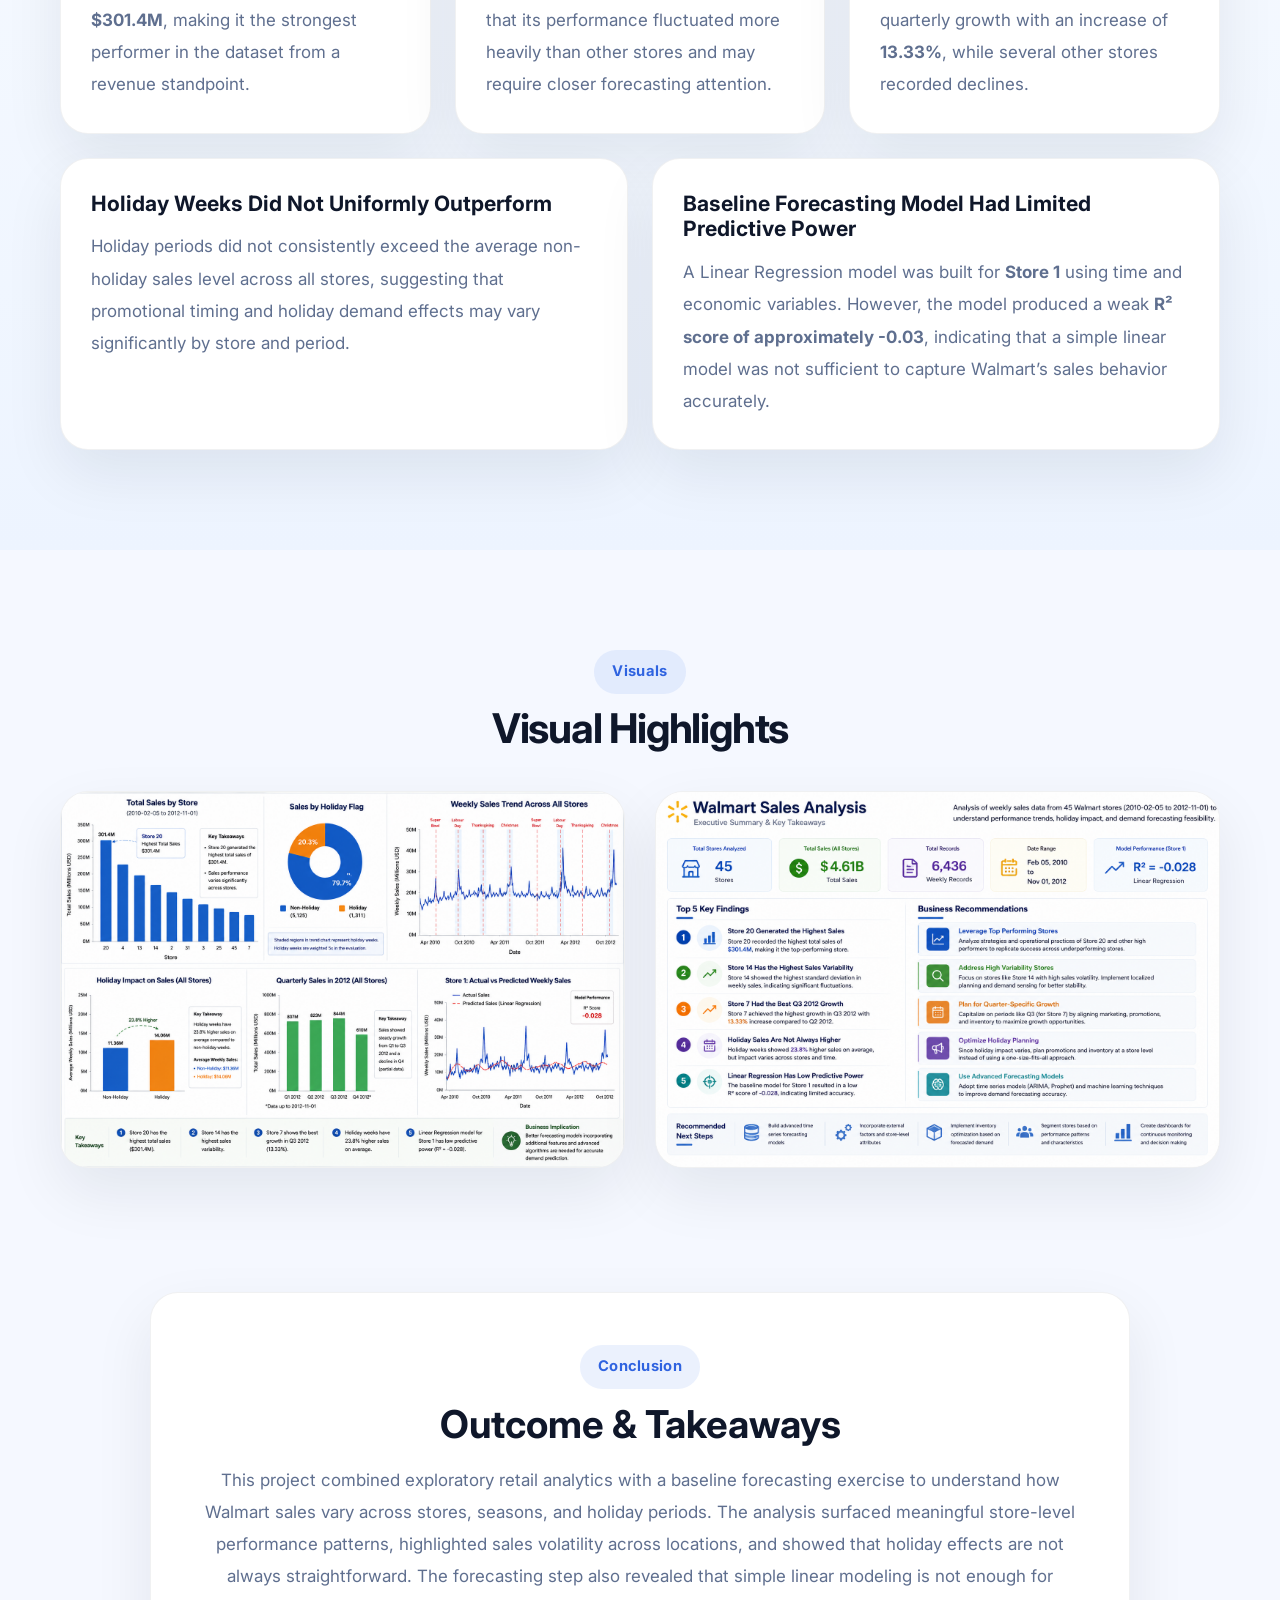
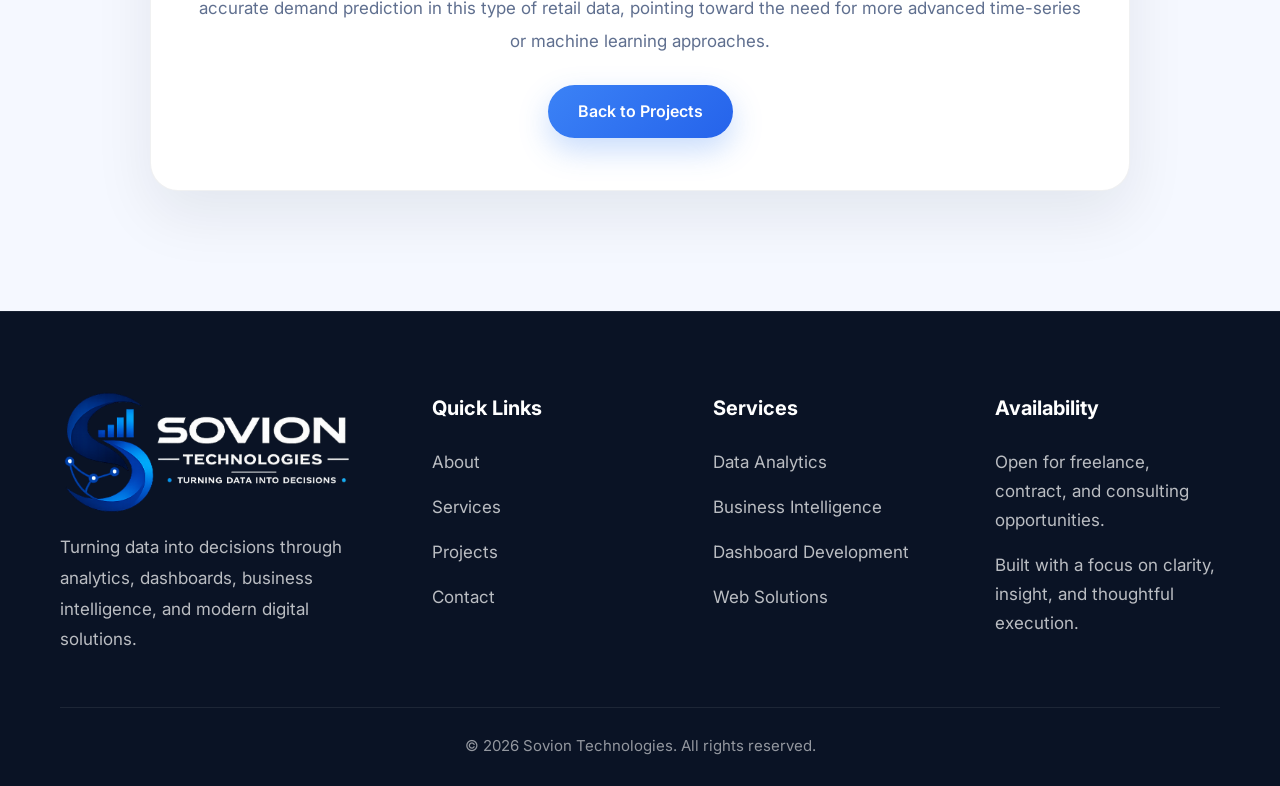
<file: projects/walmart.html>
<!DOCTYPE html>
<html lang="en">
<head>
  <meta charset="UTF-8" />
  <meta name="viewport" content="width=device-width, initial-scale=1.0" />
  <title>Walmart Sales Analysis | Sovion Technologies</title>
<meta
  name="description"
  content="Walmart sales analysis project focused on store-level sales trends, holiday impact, quarterly growth, and demand forecasting using Python, EDA, and machine learning techniques."
/>

<meta property="og:title" content="Walmart Sales Analysis | Sovion Technologies" />
<meta
  property="og:description"
  content="Store-level sales analysis and demand forecasting project exploring holiday impact, quarterly growth, and retail performance patterns."
/>

<meta name="twitter:title" content="Walmart Sales Analysis | Sovion Technologies" />
<meta
  name="twitter:description"
  content="Store-level sales analysis and demand forecasting project exploring holiday impact, quarterly growth, and retail performance patterns."
/>
<link rel="icon" type="image/x-icon" href="../assets/favicon.ico" />

  <link rel="preconnect" href="https://fonts.googleapis.com" />
  <link rel="preconnect" href="https://fonts.gstatic.com" crossorigin />
  <link
    href="https://fonts.googleapis.com/css2?family=Inter:wght@400;500;600;700;800&display=swap"
    rel="stylesheet"
  />

  <link rel="stylesheet" href="../css/style.css" />
  <link rel="stylesheet" href="../css/project-detail.css" />
</head>
<body class="project-detail-page">

  <!-- Header -->
  <div id="header-placeholder"></div>

  <main class="project-detail-main">
    <!-- Project Hero -->
    <section class="project-hero">
      <div class="container">
        <a href="../index.html#projects" class="project-back-link">← Back to Projects</a>

        <div class="project-hero-grid">
          <div class="project-hero-content">
            <span class="section-label">Retail Analytics Project</span>

            <h1 class="project-title">Walmart Sales Analysis</h1>

            <p class="project-summary">
              Exploratory analysis of Walmart’s multi-store sales data to uncover weekly sales patterns,
              seasonal demand shifts, holiday impact, and store-level performance trends across 45 retail
              locations, followed by a baseline demand forecasting model for Store 1.
            </p>

            <div class="project-meta-tags">
              <span class="project-meta-tag">Python</span>
              <span class="project-meta-tag">EDA</span>
              <span class="project-meta-tag">Retail Analytics</span>
              <span class="project-meta-tag">Linear Regression</span>
            </div>

            <div class="project-hero-actions">
              <a href="#overview" class="btn btn-primary">Explore Project</a>
              <a href="../index.html#projects" class="btn btn-secondary">Back to Projects</a>
            </div>
          </div>

          <div class="project-hero-visual">
            <div class="project-cover-card">
              <img
                src="../assets/images/projects/walmart_dashboard.png"
                alt="Walmart Sales Analysis dashboard cover"
              />
            </div>
          </div>
        </div>
      </div>
    </section>

    <!-- Overview -->
    <section class="project-detail-section" id="overview">
      <div class="container">
        <div class="project-section-head">
          <span class="section-label">Overview</span>
          <h2>Project Overview</h2>
        </div>

        <div class="project-content-card">
          <p>
            This project analyzes historical Walmart sales data across 45 stores to understand how weekly
            sales vary over time, across store locations, and during key holiday periods. The objective was
            to uncover meaningful retail performance patterns and identify business insights that can support
            better demand planning and inventory decisions.
          </p>

          <p>
            In addition to exploratory data analysis, the project also included a baseline demand forecasting
            exercise for Store 1 using Linear Regression. The model used time-based and macroeconomic features
            such as CPI, unemployment, fuel price, and temperature to evaluate whether these factors could help
            explain weekly sales behavior.
          </p>
        </div>
      </div>
    </section>

    <!-- Objectives -->
    <section class="project-detail-section project-detail-alt">
      <div class="container">
        <div class="project-section-head">
          <span class="section-label">Objectives</span>
          <h2>What I Analyzed</h2>
        </div>

        <div class="project-content-card">
          <ul class="project-bullet-list">
            <li>Identified the Walmart store with the highest total sales across the dataset.</li>
            <li>Measured store-level sales volatility using standard deviation and coefficient of variation.</li>
            <li>Compared Q2 and Q3 2012 sales to identify stores with stronger quarterly growth.</li>
            <li>Analyzed holiday-week sales against non-holiday sales to understand promotional and seasonal impact.</li>
            <li>Created monthly and semester-level sales views to study seasonality and long-term demand patterns.</li>
            <li>Built a baseline demand forecasting model for Store 1 using date-driven and economic variables.</li>
          </ul>
        </div>
      </div>
    </section>

    <!-- Tools + Dataset -->
    <section class="project-detail-section">
      <div class="container">
        <div class="project-two-col">
          <div class="project-info-card">
            <span class="section-label">Tools</span>
            <h3>Tools & Technologies</h3>
            <ul class="project-bullet-list compact">
              <li>Python</li>
              <li>Pandas</li>
              <li>NumPy</li>
              <li>Matplotlib</li>
              <li>Seaborn</li>
              <li>Scikit-learn</li>
              <li>Exploratory Data Analysis</li>
              <li>Linear Regression</li>
            </ul>
          </div>

          <div class="project-info-card">
            <span class="section-label">Dataset</span>
            <h3>Dataset Snapshot</h3>
            <p>
              The dataset contains weekly Walmart store sales records from <strong>5 Feb 2010 to 1 Nov 2012</strong>
              for <strong>45 stores</strong>. Each record includes weekly sales along with contextual variables such as
              holiday flag, temperature, fuel price, CPI, and unemployment. This made it possible to analyze both
              store performance trends and the potential effect of external economic conditions on retail demand.
            </p>
          </div>
        </div>
      </div>
    </section>

    <!-- Insights -->
    <section class="project-detail-section project-detail-alt">
      <div class="container">
        <div class="project-section-head">
          <span class="section-label">Insights</span>
          <h2>Key Findings</h2>
        </div>

        <div class="project-insights-grid">
          <div class="insight-card">
            <h3>Store 20 Generated the Highest Sales</h3>
            <p>
              Among all 45 stores, <strong>Store 20</strong> recorded the highest total sales at
              <strong>$301.4M</strong>, making it the strongest performer in the dataset from a revenue standpoint.
            </p>
          </div>

          <div class="insight-card">
            <h3>Store 14 Showed the Highest Sales Volatility</h3>
            <p>
              <strong>Store 14</strong> had the highest standard deviation in weekly sales, indicating that its
              performance fluctuated more heavily than other stores and may require closer forecasting attention.
            </p>
          </div>

          <div class="insight-card">
            <h3>Store 7 Had the Best Q3 2012 Growth</h3>
            <p>
              When comparing Q2 and Q3 sales in 2012, <strong>Store 7</strong> showed the strongest quarterly
              growth with an increase of <strong>13.33%</strong>, while several other stores recorded declines.
            </p>
          </div>

          <div class="insight-card">
            <h3>Holiday Weeks Did Not Uniformly Outperform</h3>
            <p>
              Holiday periods did not consistently exceed the average non-holiday sales level across all stores,
              suggesting that promotional timing and holiday demand effects may vary significantly by store and period.
            </p>
          </div>

          <div class="insight-card">
            <h3>Baseline Forecasting Model Had Limited Predictive Power</h3>
            <p>
              A Linear Regression model was built for <strong>Store 1</strong> using time and economic variables.
              However, the model produced a weak <strong>R² score of approximately -0.03</strong>, indicating that
              a simple linear model was not sufficient to capture Walmart’s sales behavior accurately.
            </p>
          </div>
        </div>
      </div>
    </section>

    <!-- Visual Highlights -->
    <section class="project-detail-section">
      <div class="container">
        <div class="project-section-head">
          <span class="section-label">Visuals</span>
          <h2>Visual Highlights</h2>
        </div>

        <div class="project-visual-grid">
          <div class="project-visual-card">
            <img
              src="../assets/images/projects/walmart_weekly_sales_trend.png"
              alt="Walmart sales performance insights dashboard"
            />
          </div>

          <div class="project-visual-card">
            <img
              src="../assets/images/projects/walmart_sales_analysis.png"
              alt="Walmart business summary and recommendations"
            />
          </div>
        </div>
      </div>
    </section>

    <!-- Conclusion -->
    <section class="project-detail-section project-detail-cta">
      <div class="container">
        <div class="project-closing-card">
          <span class="section-label">Conclusion</span>
          <h2>Outcome & Takeaways</h2>
          <p>
            This project combined exploratory retail analytics with a baseline forecasting exercise to understand
            how Walmart sales vary across stores, seasons, and holiday periods. The analysis surfaced meaningful
            store-level performance patterns, highlighted sales volatility across locations, and showed that holiday
            effects are not always straightforward. The forecasting step also revealed that simple linear modeling is
            not enough for accurate demand prediction in this type of retail data, pointing toward the need for more
            advanced time-series or machine learning approaches.
          </p>

          <div class="project-hero-actions">
            <a href="../index.html#projects" class="btn btn-primary">Back to Projects</a>
          </div>
        </div>
      </div>
    </section>
  </main>

  <!-- Footer -->
  <div id="footer-placeholder"></div>

  <script src="../js/script.js"></script>
</body>
</html>
</file>
<file: css/style.css>
:root {
    --primary: #0f172a;
    --primary-soft: #111f38;
    --accent: #3b82f6;
    --teal: #14b8a6;
    --white: #ffffff;
    --text: #1e293b;
    --muted: #64748b;
    --light-bg: #f8fafc;
    --border: rgba(15, 23, 42, 0.08);
    --shadow: 0 20px 60px rgba(15, 23, 42, 0.08);
    --radius: 20px;
    --container: 1200px;
  }
  
  /* =========================
     RESET
  ========================= */
  * {
    margin: 0;
    padding: 0;
    box-sizing: border-box;
  }
  
  html {
    scroll-behavior: smooth;
  }
  
  body {
    font-family: "Inter", sans-serif;
    color: var(--text);
    background: var(--white);
    line-height: 1.6;
    overflow-x: hidden;
  }
  
  img {
    max-width: 100%;
    display: block;
  }
  
  a {
    text-decoration: none;
    color: inherit;
  }
  
  ul {
    list-style: none;
  }
  
  .container {
    width: 100%;
    max-width: var(--container);
    margin: 0 auto;
    padding: 0 20px;
  }
  
  .section {
    padding: 100px 0;
  }
  
  .section-heading {
    max-width: 760px;
    margin-bottom: 48px;
  }
  
  .section-heading.center {
    text-align: center;
    margin-left: auto;
    margin-right: auto;
  }
  
  .section-tag {
    display: inline-block;
    margin-bottom: 14px;
    padding: 8px 14px;
    border-radius: 999px;
    background: rgba(59, 130, 246, 0.08);
    color: var(--accent);
    font-size: 14px;
    font-weight: 600;
  }
  
  .section-heading h2 {
    font-family: "Poppins", sans-serif;
    font-size: 42px;
    line-height: 1.2;
    letter-spacing: -0.02em;
    color: var(--primary);
  }
  
  .section-subtext {
    max-width: 760px;
    margin: 16px auto 0;
    text-align: center;
    color: var(--muted);
    font-size: 17px;
    line-height: 1.7;
  }
  
  .projects-section .section-subtext,
  .section-heading .section-subtext {
    text-align: left;
    margin-left: 0;
    margin-right: 0;
  }
  
  .services-section .section-subtext {
    text-align: center;
    margin-left: auto;
    margin-right: auto;
  }
  
  /* =========================
     BUTTONS
  ========================= */
  .btn {
    display: inline-flex;
    align-items: center;
    justify-content: center;
    gap: 8px;
    padding: 14px 24px;
    border-radius: 999px;
    font-weight: 600;
    transition: 0.3s ease;
    min-height: 52px;
    border: none;
    cursor: pointer;
  }
  
  .btn-primary {
    background: linear-gradient(135deg, var(--accent), #2563eb);
    color: var(--white);
    box-shadow: 0 12px 30px rgba(59, 130, 246, 0.28);
  }
  
  .btn-primary:hover {
    transform: translateY(-2px);
  }
  
  .btn-secondary {
    border: 1px solid rgba(255, 255, 255, 0.22);
    color: var(--white);
    background: rgba(255, 255, 255, 0.04);
    backdrop-filter: blur(8px);
  }
  
  .btn-outline-dark {
    display: inline-flex;
    align-items: center;
    justify-content: center;
    padding: 14px 24px;
    border-radius: 999px;
    border: 1px solid rgba(255,255,255,0.18);
    color: var(--white);
    font-weight: 600;
    background: rgba(255,255,255,0.05);
    transition: 0.3s ease;
    min-height: 52px;
  }
  
  .btn-outline-dark:hover {
    background: rgba(255,255,255,0.10);
  }
  
  /* =========================
     HEADER / NAVBAR
  ========================= */
  .site-header {
    position: absolute;
    top: 0;
    left: 0;
    width: 100%;
    z-index: 1000;
    padding: 18px 0;
    background: linear-gradient(
      180deg,
      rgba(7, 17, 31, 0.55) 0%,
      rgba(7, 17, 31, 0.22) 65%,
      rgba(7, 17, 31, 0) 100%
    );
    backdrop-filter: blur(6px);
  }
  
  .navbar {
    display: flex;
    align-items: center;
    justify-content: space-between;
    gap: 24px;
    position: relative;
  }
  
  .logo {
    display: flex;
    align-items: center;
    flex-shrink: 0;
  }
  
  .logo-link {
    display: inline-flex;
    align-items: center;
    text-decoration: none;
  }
  
  .site-logo {
    display: block;
    height: 74px;
    width: auto;
    object-fit: contain;
    filter: drop-shadow(0 6px 18px rgba(0, 0, 0, 0.28));
  }
  
  .nav-menu {
    margin-left: auto;
    margin-right: 0;
  }
  
  .nav-menu ul {
    display: flex;
    align-items: center;
    gap: 42px;
    margin: 0;
    padding: 0;
  }
  
  .nav-menu ul li a {
    color: rgba(255, 255, 255, 0.92);
    text-decoration: none;
    font-size: 18px;
    font-weight: 600;
    transition: opacity 0.25s ease;
  }
  
  .nav-menu ul li a:hover {
    opacity: 0.8;
  }
  
  .nav-cta {
    display: flex;
    align-items: center;
    margin-left: 16px;
  }
  
  .menu-toggle {
    display: none;
    width: 54px;
    height: 54px;
    border: 0;
    border-radius: 18px;
    background: rgba(255, 255, 255, 0.08);
    align-items: center;
    justify-content: center;
    flex-direction: column;
    gap: 6px;
    cursor: pointer;
    flex-shrink: 0;
    backdrop-filter: blur(10px);
  }
  
  .menu-toggle span {
    display: block;
    width: 22px;
    height: 2.5px;
    border-radius: 999px;
    background: #ffffff;
    transition: all 0.28s ease;
    transform-origin: center;
  }
  
  .menu-toggle.active span:nth-child(1) {
    transform: translateY(8px) rotate(45deg);
  }
  
  .menu-toggle.active span:nth-child(2) {
    opacity: 0;
    transform: scaleX(0);
  }
  
  .menu-toggle.active span:nth-child(3) {
    transform: translateY(-8px) rotate(-45deg);
  }
  
  /* =========================
     HERO SECTION
  ========================= */
  .hero-section {
    position: relative;
    overflow: hidden;
    padding: 165px 0 125px;
    background:
      radial-gradient(circle at 88% 12%, rgba(59, 130, 246, 0.18), transparent 26%),
      radial-gradient(circle at 16% 20%, rgba(20, 184, 166, 0.12), transparent 24%),
      linear-gradient(135deg, #07111f 0%, #0f172a 48%, #0c1c33 100%);
    color: var(--white);
  }
  
  .hero-bg-shape {
    position: absolute;
    border-radius: 50%;
    filter: blur(80px);
    opacity: 0.45;
    pointer-events: none;
  }
  
  .hero-shape-1 {
    width: 320px;
    height: 320px;
    background: rgba(59, 130, 246, 0.25);
    top: 70px;
    right: 5%;
  }
  
  .hero-shape-2 {
    width: 240px;
    height: 240px;
    background: rgba(20, 184, 166, 0.18);
    bottom: 40px;
    left: 8%;
  }
  
  .hero-wrapper {
    position: relative;
    z-index: 2;
    display: grid;
    grid-template-columns: 1.1fr 0.9fr;
    align-items: center;
    gap: 72px;
  }
  
  .hero-content {
    max-width: 680px;
  }
  
  .hero-badge {
    display: inline-flex;
    align-items: center;
    padding: 10px 16px;
    border-radius: 999px;
    background: rgba(255, 255, 255, 0.08);
    border: 1px solid rgba(255, 255, 255, 0.08);
    backdrop-filter: blur(12px);
    color: rgba(255, 255, 255, 0.92);
    font-size: 14px;
    font-weight: 600;
    margin-bottom: 24px;
  }
  
  .hero-content h1 {
    font-family: "Poppins", sans-serif;
    font-size: 72px;
    line-height: 1.05;
    letter-spacing: -0.04em;
    margin-bottom: 26px;
    max-width: 620px;
  }
  
  .hero-content p {
    font-size: 19px;
    color: rgba(255, 255, 255, 0.82);
    max-width: 590px;
    margin-bottom: 34px;
    line-height: 1.75;
  }
  
  .hero-buttons {
    display: flex;
    align-items: center;
    gap: 16px;
    margin-bottom: 28px;
    flex-wrap: wrap;
  }
  
  .hero-trust {
    display: flex;
    flex-wrap: wrap;
    gap: 12px;
  }
  
  .hero-trust span {
    padding: 10px 16px;
    border-radius: 999px;
    background: rgba(255, 255, 255, 0.06);
    color: rgba(255, 255, 255, 0.82);
    font-size: 14px;
    border: 1px solid rgba(255, 255, 255, 0.08);
  }
  
  .hero-visual {
    position: relative;
    min-height: 560px;
    display: flex;
    align-items: center;
    justify-content: center;
  }
  
  .dashboard-card {
    position: relative;
    width: 100%;
    max-width: 500px;
    border-radius: 28px;
    padding: 24px;
    background: linear-gradient(180deg, rgba(255,255,255,0.12), rgba(255,255,255,0.06));
    border: 1px solid rgba(255,255,255,0.1);
    backdrop-filter: blur(18px);
    box-shadow: 0 30px 80px rgba(2, 8, 23, 0.4);
  }
  
  .card-header {
    display: flex;
    gap: 8px;
    margin-bottom: 28px;
  }
  
  .card-dot {
    width: 10px;
    height: 10px;
    border-radius: 50%;
  }
  
  .card-dot.blue { background: var(--accent); }
  .card-dot.teal { background: var(--teal); }
  .card-dot.white { background: rgba(255,255,255,0.7); }
  
  .chart-area {
    height: 220px;
    border-radius: 20px;
    padding: 20px;
    background: rgba(255,255,255,0.04);
    display: flex;
    align-items: flex-end;
    margin-bottom: 24px;
  }
  
  .chart-bars {
    width: 100%;
    height: 100%;
    display: flex;
    align-items: flex-end;
    justify-content: space-between;
    gap: 16px;
  }
  
  .chart-bars span {
    flex: 1;
    border-radius: 14px 14px 4px 4px;
    background: linear-gradient(180deg, #60a5fa 0%, #2563eb 100%);
    box-shadow: inset 0 1px 0 rgba(255,255,255,0.25);
  }
  
  .dashboard-stats {
    display: grid;
    grid-template-columns: repeat(2, 1fr);
    gap: 16px;
  }
  
  .stat-box {
    padding: 18px;
    border-radius: 18px;
    background: rgba(255,255,255,0.05);
    border: 1px solid rgba(255,255,255,0.06);
  }
  
  .stat-box strong {
    display: block;
    font-size: 28px;
    font-family: "Poppins", sans-serif;
    margin-bottom: 4px;
  }
  
  .stat-box p {
    font-size: 14px;
    color: rgba(255,255,255,0.7);
    margin: 0;
  }
  
  .floating-card {
    position: absolute;
    padding: 16px 18px;
    border-radius: 18px;
    background: rgba(255,255,255,0.1);
    backdrop-filter: blur(14px);
    border: 1px solid rgba(255,255,255,0.1);
    box-shadow: 0 16px 40px rgba(2, 8, 23, 0.25);
  }
  
  .floating-card span {
    display: block;
    font-size: 13px;
    color: rgba(255,255,255,0.72);
    margin-bottom: 6px;
  }
  
  .floating-card strong {
    font-size: 18px;
    font-family: "Poppins", sans-serif;
  }
  
  .floating-card-1 {
    top: 30px;
    left: -10px;
  }
  
  .floating-card-2 {
    bottom: 28px;
    right: 0;
  }
  
  /* =========================
     TECH STRIP
  ========================= */
  .tech-strip {
    background: var(--primary);
    padding: 22px 0;
    border-top: 1px solid rgba(255,255,255,0.04);
  }
  
  .tech-strip-inner {
    display: flex;
    flex-wrap: wrap;
    justify-content: center;
    gap: 34px;
  }
  
  .tech-strip-inner span {
    color: rgba(255,255,255,0.72);
    font-weight: 500;
  }
  
  /* =========================
     ABOUT
  ========================= */
  .about-section {
    background: var(--white);
  }
  
  .about-grid {
    display: grid;
    grid-template-columns: 1.1fr 0.9fr;
    gap: 32px;
    align-items: start;
  }
  
  .about-text p {
    font-size: 18px;
    color: var(--muted);
    line-height: 1.85;
  }
  
  .about-card {
    background: var(--light-bg);
    border: 1px solid var(--border);
    border-radius: var(--radius);
    padding: 30px;
    box-shadow: var(--shadow);
  }
  
  .about-card h3 {
    font-family: "Poppins", sans-serif;
    margin-bottom: 18px;
    font-size: 24px;
  }
  
  .about-card ul {
    display: grid;
    gap: 12px;
  }
  
  .about-card li {
    position: relative;
    padding-left: 20px;
    color: var(--muted);
    line-height: 1.75;
  }
  
  .about-card li::before {
    content: "";
    position: absolute;
    left: 0;
    top: 11px;
    width: 8px;
    height: 8px;
    border-radius: 50%;
    background: var(--accent);
  }
  
  /* =========================
     SERVICES
  ========================= */
  .services-section {
    background: var(--light-bg);
  }
  
  .services-grid {
    display: grid;
    grid-template-columns: repeat(4, 1fr);
    gap: 24px;
    margin-top: 20px;
  }
  
  .service-card {
    position: relative;
    background: linear-gradient(180deg, #ffffff 0%, #fbfdff 100%);
    border-radius: 24px;
    padding: 32px 24px;
    border: 1px solid rgba(15, 23, 42, 0.08);
    box-shadow: 0 18px 50px rgba(15, 23, 42, 0.06);
    transition: 0.35s ease;
    overflow: hidden;
  }
  
  .service-card::before {
    content: "";
    position: absolute;
    inset: 0;
    background: linear-gradient(180deg, rgba(59,130,246,0.04), rgba(20,184,166,0.02));
    opacity: 0;
    transition: 0.35s ease;
  }
  
  .service-card:hover {
    transform: translateY(-10px);
    box-shadow: 0 26px 60px rgba(15, 23, 42, 0.10);
    border-color: rgba(59, 130, 246, 0.14);
  }
  
  .service-card:hover::before {
    opacity: 1;
  }
  
  .service-card > * {
    position: relative;
    z-index: 2;
  }
  
  .service-icon {
    width: 62px;
    height: 62px;
    border-radius: 18px;
    display: flex;
    align-items: center;
    justify-content: center;
    font-size: 26px;
    margin-bottom: 22px;
    background: linear-gradient(135deg, rgba(59,130,246,0.12), rgba(20,184,166,0.10));
    box-shadow: inset 0 1px 0 rgba(255,255,255,0.8);
  }
  
  .service-card h3 {
    font-family: "Poppins", sans-serif;
    font-size: 24px;
    margin-bottom: 14px;
  }
  
  .service-card p {
    color: var(--muted);
    font-size: 15px;
    line-height: 1.8;
  }
  
  /* =========================
     PROJECTS
  ========================= */
  .projects-section {
    background: var(--white);
    position: relative;
  }
  
  .projects-grid {
    display: grid;
    grid-template-columns: repeat(3, 1fr);
    gap: 24px;
    margin-top: 20px;
  }
  

  
  .project-card:hover {
    transform: translateY(-8px);
    box-shadow: 0 28px 60px rgba(15, 23, 42, 0.10);
  }
  
  .project-thumb {
    height: 230px;
    position: relative;
    overflow: hidden;
    background:
      linear-gradient(135deg, rgba(59,130,246,0.12), rgba(20,184,166,0.12)),
      var(--light-bg);
  }
  
  .walmart-thumb {
    background:
      linear-gradient(135deg, rgba(59,130,246,0.10), rgba(20,184,166,0.10)),
      linear-gradient(180deg, #e8f1ff 0%, #dff7f4 100%);
  }
  
  .netflix-thumb {
    background:
      linear-gradient(135deg, rgba(15,23,42,0.08), rgba(59,130,246,0.08)),
      linear-gradient(180deg, #edf4ff 0%, #eef8ff 100%);
  }
  
  .employee-thumb {
    background:
      linear-gradient(135deg, rgba(20,184,166,0.10), rgba(59,130,246,0.08)),
      linear-gradient(180deg, #eefcf8 0%, #eef4ff 100%);
  }
  
  .project-content {
    padding: 26px;
  }
  
  .project-tags {
    display: flex;
    flex-wrap: wrap;
    gap: 10px;
    margin-bottom: 18px;
  }
  
  .project-tags span {
    display: inline-flex;
    align-items: center;
    padding: 8px 12px;
    border-radius: 999px;
    background: rgba(59,130,246,0.08);
    color: var(--accent);
    font-size: 13px;
    font-weight: 600;
  }
  
  .project-content h3 {
    font-family: "Poppins", sans-serif;
    font-size: 24px;
    margin-bottom: 14px;
  }
  
  .project-content p {
    color: var(--muted);
    margin-bottom: 18px;
    line-height: 1.75;
  }
  
  .project-link {
    display: inline-flex;
    align-items: center;
    gap: 6px;
    font-weight: 600;
    color: var(--accent);
    transition: 0.3s ease;
  }
  
  .project-link:hover {
    gap: 10px;
  }
  .projects-heading {
    text-align: center;
    max-width: 860px;
    margin: 0 auto 44px;
  }
  
  .projects-slider {
    position: relative;
    display: flex;
    align-items: center;
    gap: 18px;
  }
  
  .projects-track-wrapper {
    overflow: hidden;
    width: 100%;
  }
  
  .projects-track {
    display: flex;
    gap: 24px;
    transition: transform 0.45s ease;
    will-change: transform;
  }
  
  /* ========================================
     PROJECT CARD
  ======================================== */
  .project-card {
    flex: 0 0 calc((100% - 48px) / 3);
    border-radius: 24px;
    backdrop-filter: blur(14px);
    -webkit-backdrop-filter: blur(14px);
    transition: transform 0.3s ease, border-color 0.3s ease, box-shadow 0.3s ease;
    min-height: 100%;
    overflow: hidden;
    background: linear-gradient(180deg, #4A88F4 0%, #3A73EA 42%, #2A58D3 100%);
    border: 1px solid var(--border);
    box-shadow: var(--shadow);
    transition: 0.35s ease;
  }
  
  .project-card:hover {
    transform: translateY(-6px);
    border-color: rgba(90, 156, 255, 0.35);
    box-shadow: 0 20px 40px rgba(7, 15, 40, 0.18);
  }
  
  .project-image {
    position: relative;
    width: 100%;
    aspect-ratio: 16 / 10;
    overflow: hidden;
    background: linear-gradient(135deg, rgba(18, 36, 86, 0.8), rgba(8, 16, 40, 0.9));
  }
  
  .project-image img {
    width: 100%;
    height: 100%;
    display: block;
    object-fit: cover;
  }
  
  .project-content {
    padding: 15px 15px 24px;
    display: flex;
    flex-direction: column;
    gap: 14px;
  }
  
  .project-tags {
    display: flex;
    flex-wrap: wrap;
    gap: 8px;
  }
  
  .project-tags span {
    display: inline-flex;
    align-items: center;
    justify-content: center;
    padding: 7px 12px;
    border-radius: 999px;
    background: rgba(255, 255, 255, 0.12);
    border: 1px solid rgba(255, 255, 255, 0.14);
    color: rgba(255, 255, 255, 0.92);
    font-size: 12px;
    font-weight: 500;
    line-height: 1;
    white-space: nowrap;
  }
  
  .project-card h3 {
    margin: 0;
    font-size: 22px;
    line-height: 1.3;
    color: #ffffff;
  }
  
  .project-card p {
    margin: 0;
    color: rgba(255, 255, 255, 0.72);
    font-size: 15px;
    line-height: 1.8;
    flex-grow: 1;
  }
  
  .project-link {
    display: inline-flex;
    align-items: center;
    gap: 8px;
    width: fit-content;
    margin-top: 4px;
    color: #9ac7ff;
    font-weight: 600;
    text-decoration: none;
    transition: color 0.25s ease, transform 0.25s ease;
  }
  
  .project-link::after {
    content: "→";
    font-size: 15px;
    transition: transform 0.25s ease;
  }
  
  .project-link:hover {
    color: #ffffff;
  }
  
  .project-link:hover::after {
    transform: translateX(4px);
  }
  
  /* ========================================
     PROJECT NAV BUTTONS
  ======================================== */
  .projects-nav {
    width: 48px;
    height: 48px;
    flex: 0 0 48px;
    border-radius: 50%;
    border: 1px solid rgba(255, 255, 255, 0.10);
    background: linear-gradient(180deg, #60a5fa 0%, #2563eb 100%);
    color: #ffffff;
    display: inline-flex;
    align-items: center;
    justify-content: center;
    cursor: pointer;
    backdrop-filter: blur(12px);
    -webkit-backdrop-filter: blur(12px);
    transition: background 0.25s ease, border-color 0.25s ease, transform 0.25s ease, opacity 0.25s ease;
  }
  
  .projects-nav span {
    font-size: 18px;
    line-height: 1;
  }
  
  .projects-nav:hover {
    background: linear-gradient(180deg, #60a5fa 0%, #2563eb 100%);
    border-color: rgba(90, 156, 255, 0.35);
    transform: translateY(-2px);
  }
  
  .projects-nav:disabled {
    opacity: 0.4;
    cursor: not-allowed;
    transform: none;
  }
  

  
  /* =========================
     CTA SECTION
  ========================= */
  .cta-section {
    padding-top: 20px;
  }
  
  .cta-box {
    background:
      radial-gradient(circle at top right, rgba(59,130,246,0.16), transparent 25%),
      radial-gradient(circle at 20% 20%, rgba(20,184,166,0.10), transparent 25%),
      linear-gradient(135deg, #07111f 0%, #0f172a 48%, #0c1c33 100%);
    color: var(--white);
    border-radius: 32px;
    padding: 60px;
    display: flex;
    justify-content: space-between;
    align-items: center;
    gap: 40px;
    box-shadow: 0 28px 70px rgba(15, 23, 42, 0.18);
  }
  
  .cta-content {
    max-width: 700px;
  }
  
  .cta-content .section-tag {
    background: rgba(255,255,255,0.08);
    color: rgba(255,255,255,0.92);
  }
  
  .cta-content h2 {
    font-family: "Poppins", sans-serif;
    font-size: 42px;
    line-height: 1.2;
    margin-bottom: 18px;
  }
  
  .cta-content p {
    color: rgba(255,255,255,0.78);
    font-size: 17px;
    line-height: 1.8;
  }
  
  .cta-actions {
    display: flex;
    flex-direction: column;
    gap: 16px;
    min-width: 220px;
  }
  
  /* =========================
     CONTACT SECTION
  ========================= */
  .contact-section {
    background: var(--light-bg);
  }
  
  .contact-grid {
    display: grid;
    grid-template-columns: 1.1fr 0.9fr;
    gap: 28px;
    margin-top: 20px;
  }
  
  .contact-card {
    background: var(--white);
    border-radius: 28px;
    padding: 36px;
    border: 1px solid var(--border);
    box-shadow: var(--shadow);
  }
  
  .contact-card h3 {
    font-family: "Poppins", sans-serif;
    font-size: 28px;
    margin-bottom: 16px;
  }
  
  .contact-card > p {
    color: var(--muted);
    line-height: 1.8;
    margin-bottom: 26px;
  }
  
  .contact-points {
    display: grid;
    gap: 16px;
  }
  
  .contact-point {
    padding: 18px 20px;
    border-radius: 18px;
    background: var(--light-bg);
    border: 1px solid rgba(15, 23, 42, 0.05);
  }
  
  .contact-point span {
    display: block;
    font-size: 13px;
    font-weight: 600;
    color: var(--accent);
    margin-bottom: 6px;
  }
  
  .contact-point strong {
    font-size: 16px;
    color: var(--text);
  }
  
  .contact-card-alt {
    background: linear-gradient(180deg, #ffffff 0%, #fbfdff 100%);
  }
  
  .contact-services {
    display: grid;
    gap: 14px;
    margin: 20px 0 30px;
  }
  
  .contact-services li {
    position: relative;
    padding-left: 24px;
    color: var(--muted);
    line-height: 1.7;
  }
  
  .contact-services li::before {
    content: "";
    position: absolute;
    left: 0;
    top: 11px;
    width: 10px;
    height: 10px;
    border-radius: 50%;
    background: linear-gradient(135deg, var(--accent), var(--teal));
  }
  
  .contact-btn {
    width: 100%;
  }
  
  /* =========================
     FOOTER
  ========================= */
  .site-footer {
    background: #0a1325;
    color: rgba(255, 255, 255, 0.78);
    padding: 80px 0 28px;
    border-top: 1px solid rgba(255, 255, 255, 0.06);
    margin-top: 0;
  }
  
  .footer-grid {
    display: grid;
    grid-template-columns: 1.4fr 1fr 1fr 1fr;
    gap: 56px;
    align-items: start;
  }
  
  .footer-brand {
    max-width: 360px;
  }
  
  .footer-logo-link {
    display: inline-flex;
    align-items: center;
    margin-bottom: 20px;
    text-decoration: none;
  }
  
  .footer-logo {
    display: block;
    width: auto;
    height: 120px;
    object-fit: contain;
  }
  
  .footer-brand p {
    margin: 0;
    font-size: 17px;
    line-height: 1.8;
    color: rgba(255, 255, 255, 0.72);
  }
  
  .footer-column h4 {
    margin: 0 0 24px;
    font-size: 20px;
    font-weight: 700;
    color: #ffffff;
  }
  
  .footer-column ul {
    list-style: none;
    padding: 0;
    margin: 0;
  }
  
  .footer-column ul li {
    margin-bottom: 16px;
  }
  
  .footer-column ul li:last-child {
    margin-bottom: 0;
  }
  
  .footer-column a,
  .footer-column p {
    font-size: 17px;
    line-height: 1.7;
    color: rgba(255, 255, 255, 0.72);
    text-decoration: none;
    transition: color 0.25s ease;
  }
  
  .footer-column a:hover {
    color: #ffffff;
  }
  
  .footer-column p {
    margin: 0 0 16px;
  }
  
  .footer-column p:last-child {
    margin-bottom: 0;
  }
  
  .footer-bottom {
    margin-top: 52px;
    padding-top: 26px;
    border-top: 1px solid rgba(255, 255, 255, 0.08);
    text-align: center;
  }
  
  .footer-bottom p {
    margin: 0;
    font-size: 15px;
    color: rgba(255, 255, 255, 0.56);
  }
  
  /* =========================
     RESPONSIVE - 1100px
  ========================= */
  @media (max-width: 1100px) {
    .section {
      padding: 90px 0;
    }
  
    .hero-content h1 {
      font-size: 60px;
    }
  
    .hero-wrapper {
      gap: 52px;
    }
  
    .services-grid {
      grid-template-columns: repeat(2, 1fr);
    }
  
    .projects-grid {
      grid-template-columns: repeat(2, 1fr);
    }
  
    .cta-box {
      flex-direction: column;
      align-items: flex-start;
      padding: 48px;
    }
  
    .footer-grid {
      grid-template-columns: 1fr 1fr;
      gap: 42px 32px;
    }
  
    .footer-brand {
      max-width: 100%;
    }
  
    .footer-logo {
      height: 105px;
    }
  }
  
  /* =========================
     RESPONSIVE - 991px
  ========================= */
  @media (max-width: 991px) {
    .site-header {
      padding: 16px 0;
    }
  
    .site-logo {
      height: 62px;
    }
  
    .nav-cta {
      display: none;
    }
  
    .menu-toggle {
      display: inline-flex;
    }
  
    .nav-menu {
      position: absolute;
      top: calc(100% + 14px);
      left: 0;
      right: 0;
      background: rgba(12, 23, 43, 0.98);
      backdrop-filter: blur(16px);
      -webkit-backdrop-filter: blur(16px);
      border: 1px solid rgba(255, 255, 255, 0.08);
      border-radius: 24px;
      padding: 24px;
      opacity: 0;
      visibility: hidden;
      pointer-events: none;
      transform: translateY(12px);
      transition: all 0.3s ease;
      box-shadow: 0 24px 60px rgba(0, 0, 0, 0.28);
      margin-left: 0;
    }
  
    .nav-menu.active {
      opacity: 1;
      visibility: visible;
      pointer-events: auto;
      transform: translateY(0);
    }
  
    .nav-menu ul {
      flex-direction: column;
      align-items: stretch;
      gap: 0;
    }
  
    .nav-menu ul li {
      width: 100%;
      border-bottom: 1px solid rgba(255, 255, 255, 0.08);
    }
  
    .nav-menu ul li:last-child {
      border-bottom: 0;
    }
  
    .nav-menu ul li a {
      display: block;
      width: 100%;
      padding: 16px 0;
      font-size: 18px;
    }
  
    .hero-wrapper,
    .about-grid,
    .contact-grid {
      grid-template-columns: 1fr;
    }
  
    .hero-wrapper {
      gap: 46px;
    }
  
    .hero-content {
      max-width: 100%;
    }
  
    .hero-content h1 {
      font-size: 52px;
      max-width: 100%;
    }
  
    .hero-content p {
      max-width: 100%;
    }
  
    .hero-visual {
      min-height: auto;
    }
  
    .services-grid,
    .projects-grid,
    .footer-grid {
      grid-template-columns: 1fr;
    }
  
    .section-heading {
      margin-bottom: 38px;
    }
  
    .section-heading h2 {
      font-size: 34px;
    }
  
    .cta-box {
      padding: 40px 28px;
    }
  
    .cta-content h2 {
      font-size: 32px;
    }
  
    .about-card,
    .contact-card {
      padding: 28px;
    }
    .projects-heading {
      margin-bottom: 34px;
    }
  
    .projects-slider {
      gap: 14px;
    }
  
    .projects-track {
      gap: 18px;
    }
  
    .project-card {
      flex: 0 0 calc((100% - 18px) / 2);
      border-radius: 22px;
    }
  
    .project-content {
      padding: 15px 18px 22px;
      gap: 12px;
    }
  
    .project-card h3 {
      font-size: 20px;
    }
  
    .project-card p {
      font-size: 14px;
      line-height: 1.75;
    }
  }
  
  /* =========================
     RESPONSIVE - 767px
  ========================= */
  @media (max-width: 767px) {
    .hero-section {
      padding: 108px 0 54px;
    }
  
    .hero-wrapper {
      gap: 28px;
    }
  
    .hero-content {
      max-width: 100%;
    }
  
    /* Badge */
    .hero-badge {
      display: inline-flex;
      width: fit-content;
      max-width: 100%;
      justify-content: center;
      text-align: center;
      padding: 8px 16px;
      font-size: 11px;
      line-height: 1.3;
      border-radius: 999px;
      margin-bottom: 16px;
      white-space: nowrap;
    }
  
    /* Heading */
    .hero-content h1 {
      font-size: 32px;
      line-height: 1.08;
      margin-bottom: 14px;
      max-width: 100%;
    }
  
    /* Paragraph */
    .hero-content p {
      font-size: 14px;
      line-height: 1.8;
      margin-bottom: 20px;
      max-width: 100%;
    }
  
    /* CTA buttons */
    .hero-buttons {
      flex-direction: column;
      align-items: stretch;
      gap: 10px;
      margin-bottom: 18px;
    }
  
    .hero-buttons .btn,
    .hero-buttons .btn-primary,
    .hero-buttons .btn-secondary {
      width: 100%;
      min-height: 46px;
      padding: 12px 18px;
      font-size: 15px;
    }
  
    /* Trust pills -> 2 column */
    .hero-trust {
      display: grid;
      grid-template-columns: repeat(2, 1fr);
      gap: 10px;
      margin-top: 4px;
    }
  
    .hero-trust span {
      width: 100%;
      text-align: center;
      padding: 10px 8px;
      font-size: 11px;
      line-height: 1.3;
      border-radius: 999px;
      white-space: normal;
    }
  
    /* Hero visual wrapper */
    .hero-visual {
      margin-top: 6px;
      min-height: auto;
    }
  
    /* Dashboard card */
    .dashboard-card {
      max-width: 100%;
      padding: 14px;
      border-radius: 18px;
    }
  
    .card-header {
      margin-bottom: 14px;
    }
  
    .chart-area {
      height: 150px;
      padding: 14px;
      margin-bottom: 14px;
      border-radius: 14px;
    }
  
    .chart-bars {
      gap: 8px;
    }
  
    .dashboard-stats {
      grid-template-columns: repeat(2, 1fr);
      gap: 10px;
    }
  
    .stat-box {
      padding: 12px;
      border-radius: 12px;
    }
  
    .stat-box strong {
      font-size: 18px;
      margin-bottom: 2px;
    }
  
    .stat-box p {
      font-size: 11px;
      line-height: 1.4;
    }
  
    /* Floating cards */
    .floating-card {
      padding: 10px 12px;
      border-radius: 12px;
    }
  
    .floating-card span {
      font-size: 10px;
      margin-bottom: 3px;
    }
  
    .floating-card strong {
      font-size: 13px;
    }
  
    .floating-card-1 {
      top: 8px;
      left: 8px;
    }
  
    .floating-card-2 {
      bottom: 8px;
      right: 8px;
    }
    .hero-badge {
        display: inline-flex;
        width: fit-content;
        max-width: 100%;
        padding: 8px 16px;
        font-size: 11px;
        line-height: 1.3;
        margin-bottom: 16px;
        border-radius: 999px;
        white-space: nowrap;
      }
      .section {
        padding: 52px 0;
      }
    
      .section-heading {
        margin-bottom: 20px;
      }
    
      .section-tag {
        font-size: 11px;
        padding: 6px 12px;
        margin-bottom: 10px;
      }
    
      .section-heading h2 {
        font-size: 22px;
        line-height: 1.3;
      }
    
      .section-subtext {
        font-size: 14px;
        line-height: 1.75;
        margin-top: 10px;
        max-width: 335px;
      }
      .about-text p {
        font-size: 16px;
    }
    li.mobile-nav-cta {
        display: none;
    }
    .hero-buttons {
        gap: 9px;
        margin-bottom: 16px;
      }
    
      .hero-buttons .btn,
      .hero-buttons .btn-primary,
      .hero-buttons .btn-secondary {
        width: 100%;
        min-height: 40px;
        padding: 10px 18px;
        font-size: 14px;
        border-radius: 999px;
      }
    
        .tech-strip {
          padding: 14px 0;
          overflow: hidden;
        }
      
        .tech-strip .container {
          overflow-x: auto;
          -webkit-overflow-scrolling: touch;
          scrollbar-width: none;
        }
      
        .tech-strip .container::-webkit-scrollbar {
          display: none;
        }
      
        .tech-strip-inner {
          display: flex;
          flex-wrap: nowrap;
          gap: 10px;
          width: max-content;
          justify-content: flex-start;
          padding-bottom: 2px;
        }
      
        .tech-strip-inner span {
          flex: 0 0 auto;
          padding: 8px 14px;
          border-radius: 999px;
          background: rgba(255, 255, 255, 0.06);
          border: 1px solid rgba(255, 255, 255, 0.08);
          color: rgba(255, 255, 255, 0.78);
          font-size: 12px;
          line-height: 1.2;
          white-space: nowrap;
        }
      
    
      .about-section {
        padding-top: 64px;
      }
      .projects-section {
        overflow: hidden;
      }
    
      .projects-heading {
        margin-bottom: 26px;
      }
    
      .projects-slider {
        gap: 10px;
      }
    
      .projects-track {
        gap: 14px;
      }
    
      .project-card {
        flex: 0 0 100%;
        border-radius: 20px;
      }
    
      .project-image {
        aspect-ratio: 16 / 10;
      }
    
      .project-content {
        padding: 15px 15px 20px;
        gap: 12px;
      }
    
      .project-tags {
        gap: 7px;
      }
    
      .project-tags span {
        font-size: 11px;
        padding: 6px 10px;
      }
    
      .project-card h3 {
        font-size: 19px;
        line-height: 1.35;
      }
    
      .project-card p {
        font-size: 14px;
        line-height: 1.75;
      }
    
      .project-link {
        font-size: 14px;
      }
    
      .projects-nav {
        width: 42px;
        height: 42px;
        flex: 0 0 42px;
      }
    
      .projects-nav span {
        font-size: 16px;
      }
  }
  
  /* =========================
     RESPONSIVE - 480px
  ========================= */
  @media (max-width: 480px) {
    .container {
      padding: 0 14px;
    }
  
    .section {
      padding: 50px 0;
    }
  
    .site-logo {
      height: 50px;
    }
  
    .hero-content h1 {
      font-size: 29px;
    }
  
    .hero-content p {
      font-size: 16px;
    }

  
    .dashboard-stats {
      grid-template-columns: 1fr;
    }
  
    .project-thumb {
      height: 138px;
    }
  
    .footer-logo {
      height: 62px;
    }
    .projects-slider {
      align-items: stretch;
    }
  
    .projects-track-wrapper {
      width: 100%;
    }
  
    .project-card {
      flex: 0 0 100%;
    }
  }

  /* Hide mobile CTA on desktop */
.mobile-nav-cta {
  display: none;
}

/* Show mobile CTA only inside mobile menu */
@media (max-width: 991px) {
  .mobile-nav-cta {
    display: block;
    margin-top: 16px;
  }

  .mobile-nav-cta .btn {
    width: 100%;
    justify-content: center;
  }

  .nav-cta {
    display: none;
  }
}

@media (max-width: 767px) {
  .projects-slider {
    padding: 0;
  }

  .projects-nav {
    display: none;
  }

  .projects-track-wrapper {
    overflow-x: auto;
    overflow-y: hidden;
    -webkit-overflow-scrolling: touch;
    scroll-snap-type: x mandatory;
    padding: 0 16px 10px;
  }

  .projects-track {
    display: flex;
    gap: 16px;
    transform: none !important;
  }

  .project-card {
    flex: 0 0 88%;
    min-width: 88%;
    max-width: 88%;
    scroll-snap-align: center;
    margin: 0;
  }

  .projects-track-wrapper::-webkit-scrollbar {
    display: none;
  }

  .projects-track-wrapper {
    scrollbar-width: none;
  }
}
</file>
<file: css/project-detail.css>
/* =========================================
   HEADER FINAL POLISH
========================================= */
.site-header {
  background: linear-gradient(180deg, #8ea6e4 0%, #89a0de 100%);
}

/* =========================================================
   PROJECT DETAIL PAGE
========================================================= */

.project-detail-page {
  background: #f5f8ff;
  color: #0f172a;
}

.project-detail-main {
  padding-top: 110px;
}

/* =========================================================
   SHARED
========================================================= */

.project-detail-section {
  padding: 100px 0;
}

.project-detail-alt {
  background: linear-gradient(180deg, #f8fbff 0%, #edf4ff 100%);
}

.project-section-head {
  max-width: 820px;
  margin: 0 auto 40px;
  text-align: center;
}

.project-section-head h2 {
  margin: 12px 0 0;
  font-size: clamp(2.15rem, 3.2vw, 3.2rem);
  line-height: 1.1;
  letter-spacing: -0.03em;
  color: #0f172a;
}

.project-detail-page .section-label {
  display: inline-flex;
  align-items: center;
  justify-content: center;
  padding: 10px 18px;
  border-radius: 999px;
  background: rgba(58, 115, 234, 0.1);
  color: #2f63e0;
  font-size: 0.92rem;
  font-weight: 700;
  letter-spacing: 0.02em;
}

.project-content-card,
.project-info-card,
.insight-card,
.project-closing-card {
  background: #ffffff;
  border: 1px solid rgba(15, 23, 42, 0.06);
  box-shadow: 0 24px 60px rgba(15, 23, 42, 0.08);
  border-radius: 28px;
}

.project-content-card {
  max-width: 980px;
  margin: 0 auto;
  padding: 42px 46px;
}

.project-content-card p:last-child {
  margin-bottom: 0;
}

.project-content-card p,
.project-info-card p,
.insight-card p,
.project-closing-card p {
  color: #5f6f8f;
  font-size: 1.06rem;
  line-height: 1.9;
}

/* =========================================================
   HERO
========================================================= */

.project-hero {
  position: relative;
  overflow: hidden;
  padding: 52px 0 92px;
  background:
    radial-gradient(circle at top left, rgba(40, 95, 225, 0.12), transparent 34%),
    radial-gradient(circle at top right, rgba(74, 136, 244, 0.16), transparent 30%),
    linear-gradient(180deg, #f8fbff 0%, #eef5ff 100%);
}

.project-back-link {
  display: inline-flex;
  align-items: center;
  gap: 8px;
  margin-bottom: 30px;
  color: #2f63e0;
  font-weight: 700;
  font-size: 0.98rem;
  text-decoration: none;
  transition: color 0.25s ease;
}

.project-back-link:hover {
  color: #1e4fd1;
}

.project-hero-grid {
  display: grid;
  grid-template-columns: minmax(0, 1.05fr) minmax(0, 0.95fr);
  gap: 52px;
  align-items: center;
}

.project-title {
  margin: 18px 0 16px;
  font-size: clamp(2.9rem, 4vw, 4.8rem);
  line-height: 1;
  letter-spacing: -0.045em;
  color: #0f172a;
}

.project-summary {
  max-width: 700px;
  margin: 0 0 30px;
  color: #5f6f8f;
  font-size: 1.12rem;
  line-height: 1.9;
}

.project-meta-tags {
  display: flex;
  flex-wrap: wrap;
  gap: 12px;
  margin-bottom: 30px;
}

.project-meta-tag {
  display: inline-flex;
  align-items: center;
  justify-content: center;
  padding: 11px 18px;
  border-radius: 999px;
  background: rgba(58, 115, 234, 0.08);
  border: 1px solid rgba(58, 115, 234, 0.12);
  color: #2b58d3;
  font-size: 0.95rem;
  font-weight: 600;
}

.project-hero-actions {
  display: flex;
  flex-wrap: wrap;
  gap: 14px;
}

.project-hero-actions .btn {
  min-width: 185px;
  justify-content: center;
}

.project-cover-card {
  position: relative;
  overflow: hidden;
  border-radius: 32px;
  background: linear-gradient(180deg, #0d1b3d 0%, #111f47 100%);
  box-shadow: 0 28px 70px rgba(27, 69, 170, 0.22);
  padding: 16px;
}

.project-cover-card img {
  display: block;
  width: 100%;
  height: auto;
  border-radius: 24px;
}
/* Walmart / project detail secondary button fix */
.project-detail-page .btn-secondary {
  background: #ffffff;
  color: #1f4fd6;
  border: 1.5px solid rgba(47, 99, 224, 0.18);
  box-shadow: 0 14px 34px rgba(15, 23, 42, 0.08);
}

.project-detail-page .btn-secondary:hover {
  background: #f2f7ff;
  color: #1748cc;
  border-color: rgba(47, 99, 224, 0.28);
  transform: translateY(-2px);
}
/* =========================================================
   LISTS / INFO
========================================================= */

.project-bullet-list {
  margin: 0;
  padding-left: 1.25rem;
  color: #5f6f8f;
}

.project-bullet-list li {
  margin-bottom: 14px;
  line-height: 1.85;
  font-size: 1.02rem;
}

.project-bullet-list li:last-child {
  margin-bottom: 0;
}

.project-bullet-list.compact li {
  margin-bottom: 10px;
}

.project-two-col {
  display: grid;
  grid-template-columns: repeat(2, minmax(0, 1fr));
  gap: 30px;
}

.project-info-card {
  padding: 36px 34px;
}

.project-info-card h3 {
  margin: 14px 0 18px;
  font-size: 1.55rem;
  line-height: 1.2;
  color: #0f172a;
}

/* =========================================================
   INSIGHTS
========================================================= */

.project-insights-grid {
  display: grid;
  grid-template-columns: repeat(6, minmax(0, 1fr));
  gap: 24px;
}

.project-insights-grid .insight-card:nth-child(-n + 3) {
  grid-column: span 2;
}

.project-insights-grid .insight-card:nth-child(4),
.project-insights-grid .insight-card:nth-child(5) {
  grid-column: span 3;
}

.insight-card {
  padding: 32px 30px;
}

.insight-card h3 {
  margin: 0 0 14px;
  font-size: 1.32rem;
  line-height: 1.22;
  color: #0f172a;
}

/* =========================================================
   VISUALS
========================================================= */

.project-visual-grid {
  display: grid;
  grid-template-columns: repeat(2, minmax(0, 1fr));
  gap: 30px;
}

.project-visual-card {
  overflow: hidden;
  border-radius: 28px;
  background: #ffffff;
  border: 1px solid rgba(15, 23, 42, 0.06);
  box-shadow: 0 24px 60px rgba(15, 23, 42, 0.08);
  min-height: 360px;
  display: flex;
}

.project-visual-card img {
  display: block;
  width: 100%;
  height: 100%;
  object-fit: cover;
}

.visual-placeholder {
  min-height: 360px;
  display: flex;
}

.visual-placeholder-inner {
  width: 100%;
  min-height: 360px;
  display: flex;
  align-items: center;
  justify-content: center;
  padding: 28px;
  text-align: center;
  color: #6f7f9c;
  font-weight: 600;
  background:
    linear-gradient(135deg, rgba(74, 136, 244, 0.08), rgba(47, 99, 224, 0.05)),
    #ffffff;
}

/* =========================================================
   CLOSING
========================================================= */

.project-detail-cta {
  padding-top: 24px;
  padding-bottom: 120px;
}

.project-closing-card {
  max-width: 980px;
  margin: 0 auto;
  padding: 52px 46px;
  text-align: center;
}

.project-closing-card h2 {
  margin: 14px 0 18px;
  font-size: clamp(2.1rem, 3vw, 3rem);
  line-height: 1.12;
  color: #0f172a;
}

.project-closing-card .project-hero-actions {
  justify-content: center;
  margin-top: 28px;
}

/* =========================================================
   RESPONSIVE
========================================================= */

@media (max-width: 1199px) {
  .project-hero-grid {
    grid-template-columns: 1fr;
    gap: 36px;
  }

  .project-hero-content {
    max-width: 820px;
  }

  .project-hero-visual {
    max-width: 900px;
  }

  .project-section-head {
    max-width: 820px;
  }

  .project-insights-grid {
    grid-template-columns: repeat(2, minmax(0, 1fr));
  }

  .project-insights-grid .insight-card:nth-child(-n + 3),
  .project-insights-grid .insight-card:nth-child(4),
  .project-insights-grid .insight-card:nth-child(5) {
    grid-column: auto;
  }
}

@media (max-width: 991px) {
  .project-detail-main {
    padding-top: 96px;
  }

  .project-detail-section {
    padding: 76px 0;
  }

  .project-content-card,
  .project-info-card,
  .insight-card,
  .project-closing-card {
    border-radius: 24px;
  }

  .project-content-card {
    padding: 34px 28px;
  }

  .project-two-col,
  .project-insights-grid,
  .project-visual-grid {
    grid-template-columns: 1fr;
  }

  .project-closing-card {
    padding: 40px 30px;
  }

  .project-visual-card,
  .visual-placeholder,
  .visual-placeholder-inner {
    min-height: 300px;
  }
}

@media (max-width: 767px) {
  .project-detail-main {
    padding-top: 88px;
  }

  .project-hero {
    padding: 34px 0 64px;
  }

  .project-back-link {
    margin-bottom: 24px;
    font-size: 0.92rem;
  }

  .project-title {
    margin: 16px 0 14px;
    font-size: 2.45rem;
    line-height: 1.03;
  }

  .project-summary {
    font-size: 1rem;
    line-height: 1.8;
    margin-bottom: 24px;
  }

  .project-meta-tags {
    gap: 10px;
    margin-bottom: 24px;
  }

  .project-meta-tag {
    padding: 10px 16px;
    font-size: 0.88rem;
  }

  .project-hero-actions {
    flex-direction: column;
    align-items: stretch;
  }

  .project-hero-actions .btn {
    width: 100%;
    min-width: 0;
  }

  .project-cover-card {
    padding: 12px;
    border-radius: 24px;
  }

  .project-cover-card img {
    border-radius: 18px;
  }

  .project-detail-section {
    padding: 60px 0;
  }

  .project-section-head {
    margin-bottom: 26px;
  }

  .project-section-head h2 {
    font-size: 1.95rem;
  }

  .project-content-card,
  .project-info-card,
  .insight-card,
  .project-closing-card {
    padding: 24px 20px;
    border-radius: 22px;
  }

  .project-content-card p,
  .project-info-card p,
  .insight-card p,
  .project-closing-card p {
    font-size: 0.98rem;
    line-height: 1.8;
  }

  .project-info-card h3,
  .insight-card h3 {
    font-size: 1.2rem;
  }

  .project-bullet-list li {
    margin-bottom: 12px;
    line-height: 1.75;
    font-size: 0.98rem;
  }

  .project-visual-card,
  .visual-placeholder,
  .visual-placeholder-inner {
    min-height: 220px;
  }

  .project-detail-cta {
    padding-bottom: 82px;
    padding-top:0;
  }
}

@media (max-width: 479px) {
  .project-title {
    font-size: 2.00rem;
  }

  .project-summary {
    font-size: 0.95rem;
  }

  .project-detail-page .section-label {
    padding: 9px 15px;
    font-size: 0.82rem;
  }

  .project-meta-tag {
    font-size: 0.82rem;
  }

  .project-content-card,
  .project-info-card,
  .insight-card,
  .project-closing-card {
    padding: 22px 18px;
  }

  .project-section-head h2 {
    font-size: 1.75rem;
  }
}

/* =========================================================
   EMPLOYEE TURNOVER DETAIL PAGE PATCH
   Add at the end of project-detail.css
========================================================= */

.project-turnover-page .project-hero-grid {
  grid-template-columns: minmax(0, 1fr) minmax(0, 1.02fr);
  gap: 56px;
}

.project-turnover-page .project-cover-card {
  padding: 12px;
  border-radius: 30px;
}

.project-turnover-page .project-cover-card img {
  width: 100%;
  border-radius: 22px;
}

.project-turnover-page .project-summary {
  max-width: 760px;
}

.project-turnover-page .project-insights-grid {
  gap: 22px;
}

.project-turnover-page .insight-card {
  padding: 28px 24px;
}

.project-turnover-page .insight-card h3 {
  font-size: 1.18rem;
  line-height: 1.28;
  margin-bottom: 12px;
}

.project-turnover-page .insight-card p {
  font-size: 0.98rem;
  line-height: 1.75;
}

.project-turnover-page .project-visual-grid {
  gap: 24px;
}

.project-turnover-page .project-visual-card {
  min-height: 340px;
}

.project-turnover-page .project-visual-card img {
  width: 100%;
  height: 100%;
  object-fit: cover;
}

/* Tablet */
@media (max-width: 1199px) {
  .project-turnover-page .project-hero-grid {
    grid-template-columns: 1fr;
    gap: 36px;
  }
}

@media (max-width: 991px) {
  .project-turnover-page .project-visual-card {
    min-height: 300px;
  }
}

/* Mobile */
@media (max-width: 767px) {
  .project-turnover-page .insight-card {
    padding: 24px 20px;
  }

  .project-turnover-page .insight-card h3 {
    font-size: 1.12rem;
  }

  .project-turnover-page .insight-card p {
    font-size: 0.96rem;
    line-height: 1.7;
  }

  .project-turnover-page .project-visual-card {
    min-height: 220px;
  }
}
</file>
